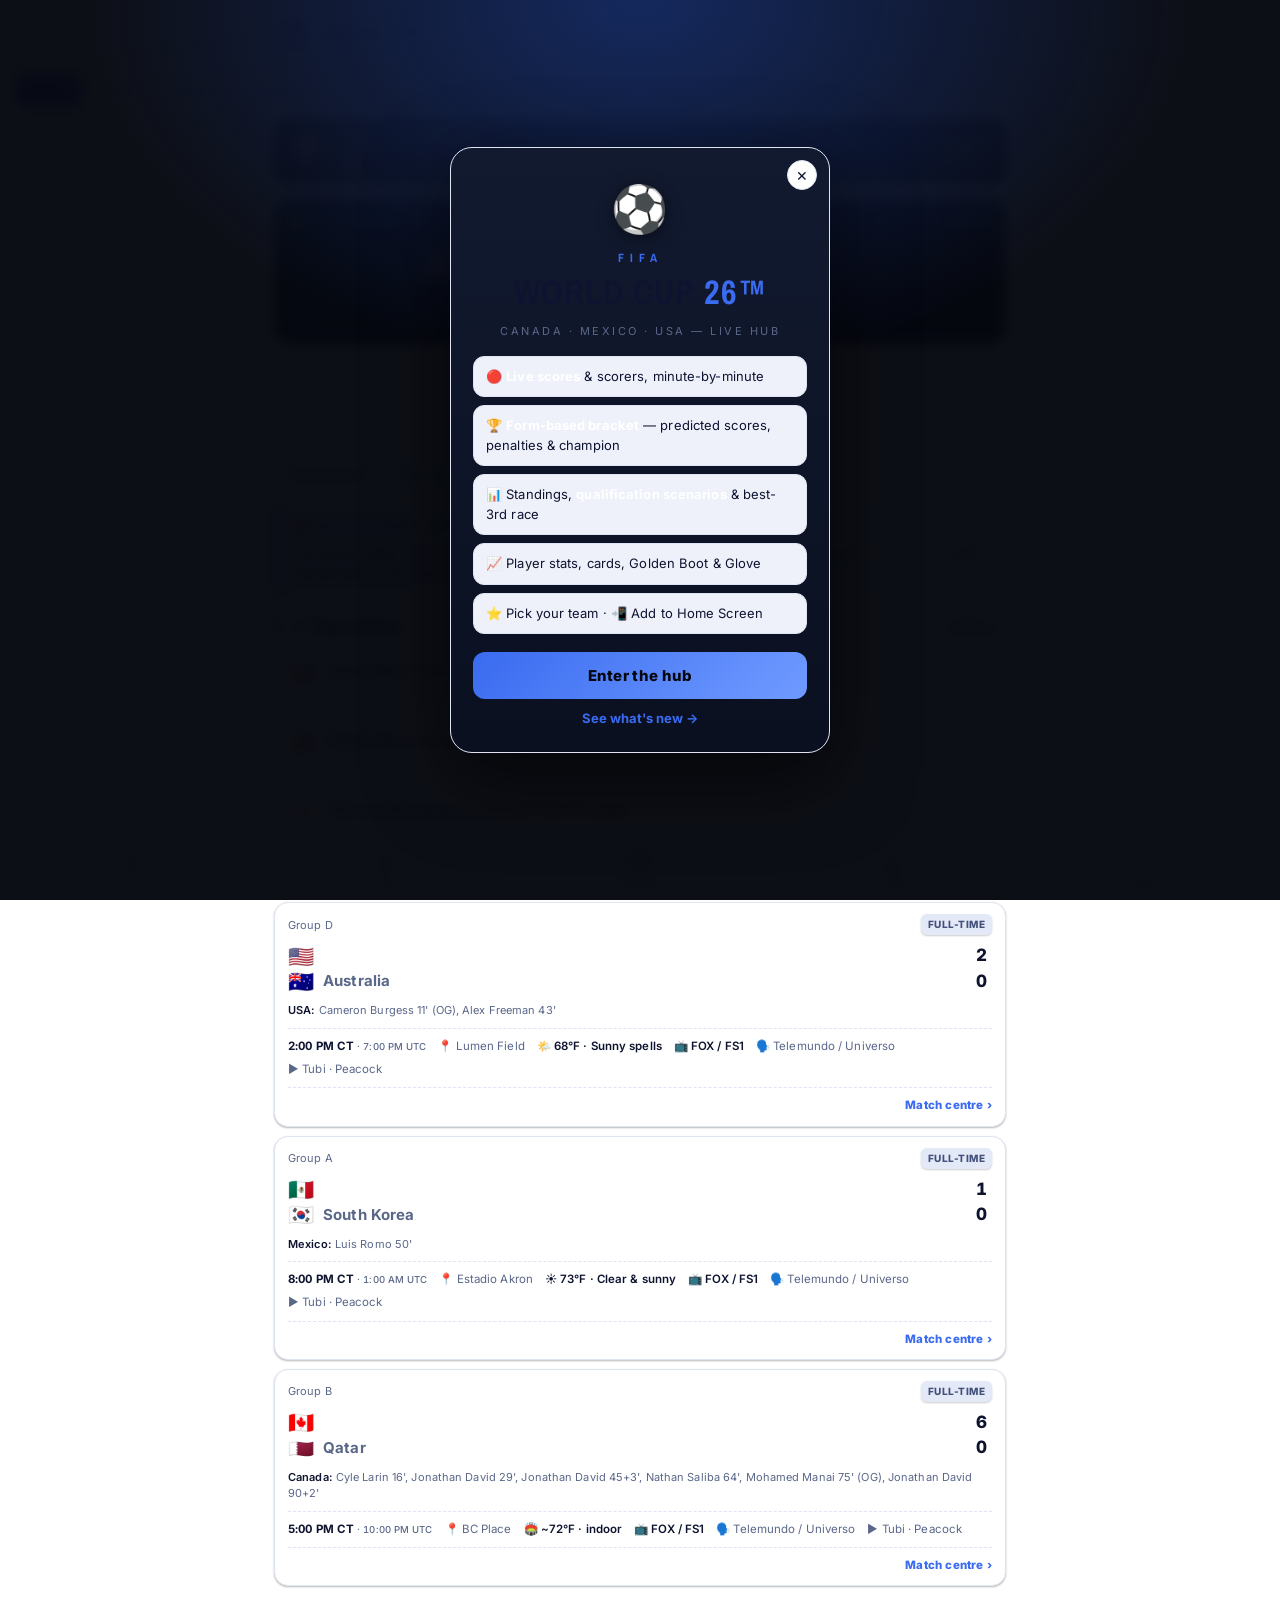
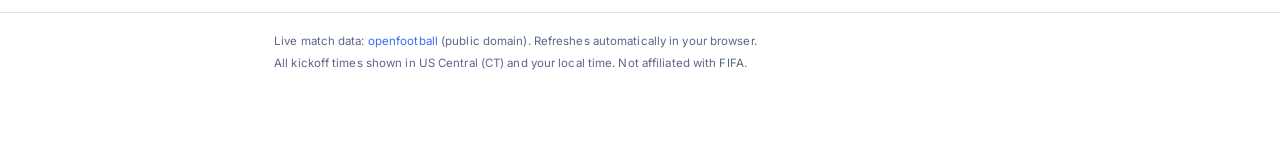
<file: index.html>
<!DOCTYPE html>
<html lang="en">
<head>
<meta charset="utf-8" />
<meta name="viewport" content="width=device-width, initial-scale=1, viewport-fit=cover" />
<meta name="theme-color" content="#05070e" media="(prefers-color-scheme: dark)" />
<meta name="theme-color" content="#ffffff" media="(prefers-color-scheme: light)" />
<meta name="color-scheme" content="dark light" />
<meta name="description" content="FIFA World Cup 26™ Live Hub — live scores, form-based predictions, full bracket, group standings, stats, Golden Boot & Glove for the Canada · Mexico · USA tournament." />
<!-- iOS native web-app behaviour -->
<meta name="apple-mobile-web-app-capable" content="yes" />
<meta name="mobile-web-app-capable" content="yes" />
<meta name="apple-mobile-web-app-status-bar-style" content="black-translucent" />
<meta name="apple-mobile-web-app-title" content="WC 26" />
<meta name="format-detection" content="telephone=no" />
<title>FIFA World Cup 26™ — Live Hub</title>
<link rel="icon" href="data:image/svg+xml,%3Csvg xmlns='http://www.w3.org/2000/svg' viewBox='0 0 100 100'%3E%3Ctext y='.9em' font-size='90'%3E%E2%9A%BD%3C/text%3E%3C/svg%3E" />
<link rel="apple-touch-icon" href="icon.svg" />
<link rel="manifest" href="manifest.webmanifest" />
<link rel="preconnect" href="https://fonts.googleapis.com" />
<link rel="preconnect" href="https://fonts.gstatic.com" crossorigin />
<link href="https://fonts.googleapis.com/css2?family=Archivo:wght@500;600;700;800&family=Archivo+Narrow:wght@600;700;800&family=Inter:wght@400;500;600;700&display=swap" rel="stylesheet" />
<link rel="stylesheet" href="assets/styles.css" />
</head>
<body>
<div id="ptr" class="ptr" aria-hidden="true"><span class="ptr-spin"></span></div>
<header class="app-header">
  <div class="wrap header-inner">
    <div class="brand">
      <span class="brand-ball">⚽</span>
      <div class="brand-text">
        <span class="brand-eyebrow">FIFA</span>
        <h1>WORLD CUP <span>26™</span></h1>
        <p>Canada · Mexico · USA</p>
      </div>
    </div>
    <div class="header-right">
      <button class="fav-btn" id="favBtn" title="Choose your favourite team">⭐ <span id="favBtnLabel">Team</span></button>
      <div class="live-pill" id="livePill" title="Data freshness">
        <span class="dot"></span><span id="liveLabel">Loading…</span>
      </div>
    </div>
  </div>
</header>

<div class="fav-sheet" id="favSheet" hidden>
  <div class="fav-panel">
    <div class="fav-head"><h3>Choose your team</h3><button id="favClose" class="fav-x">✕</button></div>
    <input id="favSearch" type="search" placeholder="Search 48 nations…" />
    <div class="fav-list" id="favList"></div>
  </div>
</div>

<nav class="tabs" id="tabs">
  <button class="tab is-active" data-view="today">Today</button>
  <button class="tab" data-view="live">Live</button>
  <button class="tab" data-view="news">News</button>
  <button class="tab" data-view="schedule">Schedule</button>
  <button class="tab" data-view="groups">Groups</button>
  <button class="tab" data-view="bracket">Bracket</button>
  <button class="tab" data-view="teams">Teams</button>
  <button class="tab" data-view="stats">Players</button>
  <button class="tab" data-view="awards">Boot &amp; Glove</button>
  <button class="tab" data-view="venues">Venues</button>
  <button class="tab" data-view="predictions">Odds</button>
</nav>

<main class="wrap" id="main">
  <div id="view" class="view"></div>
</main>

<nav class="bottom-nav" id="bottomNav">
  <button class="navbtn on" data-view="today">
    <svg viewBox="0 0 24 24" aria-hidden="true"><path d="M3 11l9-8 9 8M5 9v11h5v-6h4v6h5V9"/></svg><span>Home</span>
  </button>
  <button class="navbtn" data-view="live">
    <svg viewBox="0 0 24 24" aria-hidden="true"><circle cx="12" cy="12" r="9"/><path d="M12 8v4l3 2"/></svg><span>Live</span>
  </button>
  <button class="navbtn" data-view="schedule">
    <svg viewBox="0 0 24 24" aria-hidden="true"><rect x="3" y="4" width="18" height="17" rx="2"/><path d="M3 9h18M8 2v4M16 2v4"/></svg><span>Matches</span>
  </button>
  <button class="navbtn" data-view="stats">
    <svg viewBox="0 0 24 24" aria-hidden="true"><path d="M4 20V10M10 20V4M16 20v-7M22 20H2"/></svg><span>Stats</span>
  </button>
  <button class="navbtn" id="moreBtn">
    <svg viewBox="0 0 24 24" aria-hidden="true"><circle cx="5" cy="12" r="1.6"/><circle cx="12" cy="12" r="1.6"/><circle cx="19" cy="12" r="1.6"/></svg><span>More</span>
  </button>
</nav>

<div class="fav-sheet" id="moreSheet" hidden>
  <div class="fav-panel">
    <div class="fav-head"><h3>All sections</h3><button id="moreClose" class="fav-x">✕</button></div>
    <div class="more-list" id="moreList"></div>
  </div>
</div>

<footer class="app-footer">
  <div class="wrap">
    <p>Live match data: <a href="https://github.com/openfootball/worldcup.json" target="_blank" rel="noopener">openfootball</a> (public domain). Refreshes automatically in your browser.</p>
    <p>All kickoff times shown in US Central (CT) and your local time. Not affiliated with FIFA.</p>
  </div>
</footer>

<div id="toast" class="toast" hidden></div>

<div class="launch" id="launch" hidden>
  <div class="launch-card">
    <button class="fav-x launch-x" id="launchClose" aria-label="Close">✕</button>
    <div class="launch-mark">⚽</div>
    <span class="launch-eyebrow">FIFA</span>
    <h2 class="launch-title">WORLD CUP <span>26™</span></h2>
    <p class="launch-sub">Canada · Mexico · USA — Live Hub</p>
    <ul class="launch-list">
      <li>🔴 <b>Live scores</b> &amp; scorers, minute-by-minute</li>
      <li>🏆 <b>Form-based bracket</b> — predicted scores, penalties &amp; champion</li>
      <li>📊 Standings, <b>qualification scenarios</b> &amp; best-3rd race</li>
      <li>📈 Player stats, cards, Golden Boot &amp; Glove</li>
      <li>⭐ Pick your team · 📲 Add to Home Screen</li>
    </ul>
    <button class="launch-enter" id="launchEnter">Enter the hub</button>
    <button class="launch-more" id="launchMore">See what's new →</button>
  </div>
</div>

<script src="assets/app.js"></script>
<script>
  /* Register the service worker. Network-first shell + auto-reload means the
     Home Screen (installed) app updates itself to the latest deploy. */
  if ('serviceWorker' in navigator && location.protocol.startsWith('http')) {
    window.addEventListener('load', () => {
      navigator.serviceWorker.register('sw.js').then(reg => {
        // Check for a new version each launch and when returning to the app.
        reg.update();
        document.addEventListener('visibilitychange', () => { if (!document.hidden) reg.update(); });
        reg.addEventListener('updatefound', () => {
          const nw = reg.installing;
          if (nw) nw.addEventListener('statechange', () => {
            if (nw.state === 'installed' && navigator.serviceWorker.controller) nw.postMessage('skipWaiting');
          });
        });
      }).catch(() => {});
      let reloaded = false;
      navigator.serviceWorker.addEventListener('controllerchange', () => {
        if (reloaded) return; reloaded = true; location.reload();
      });
    });
  }
</script>
</body>
</html>
</file>
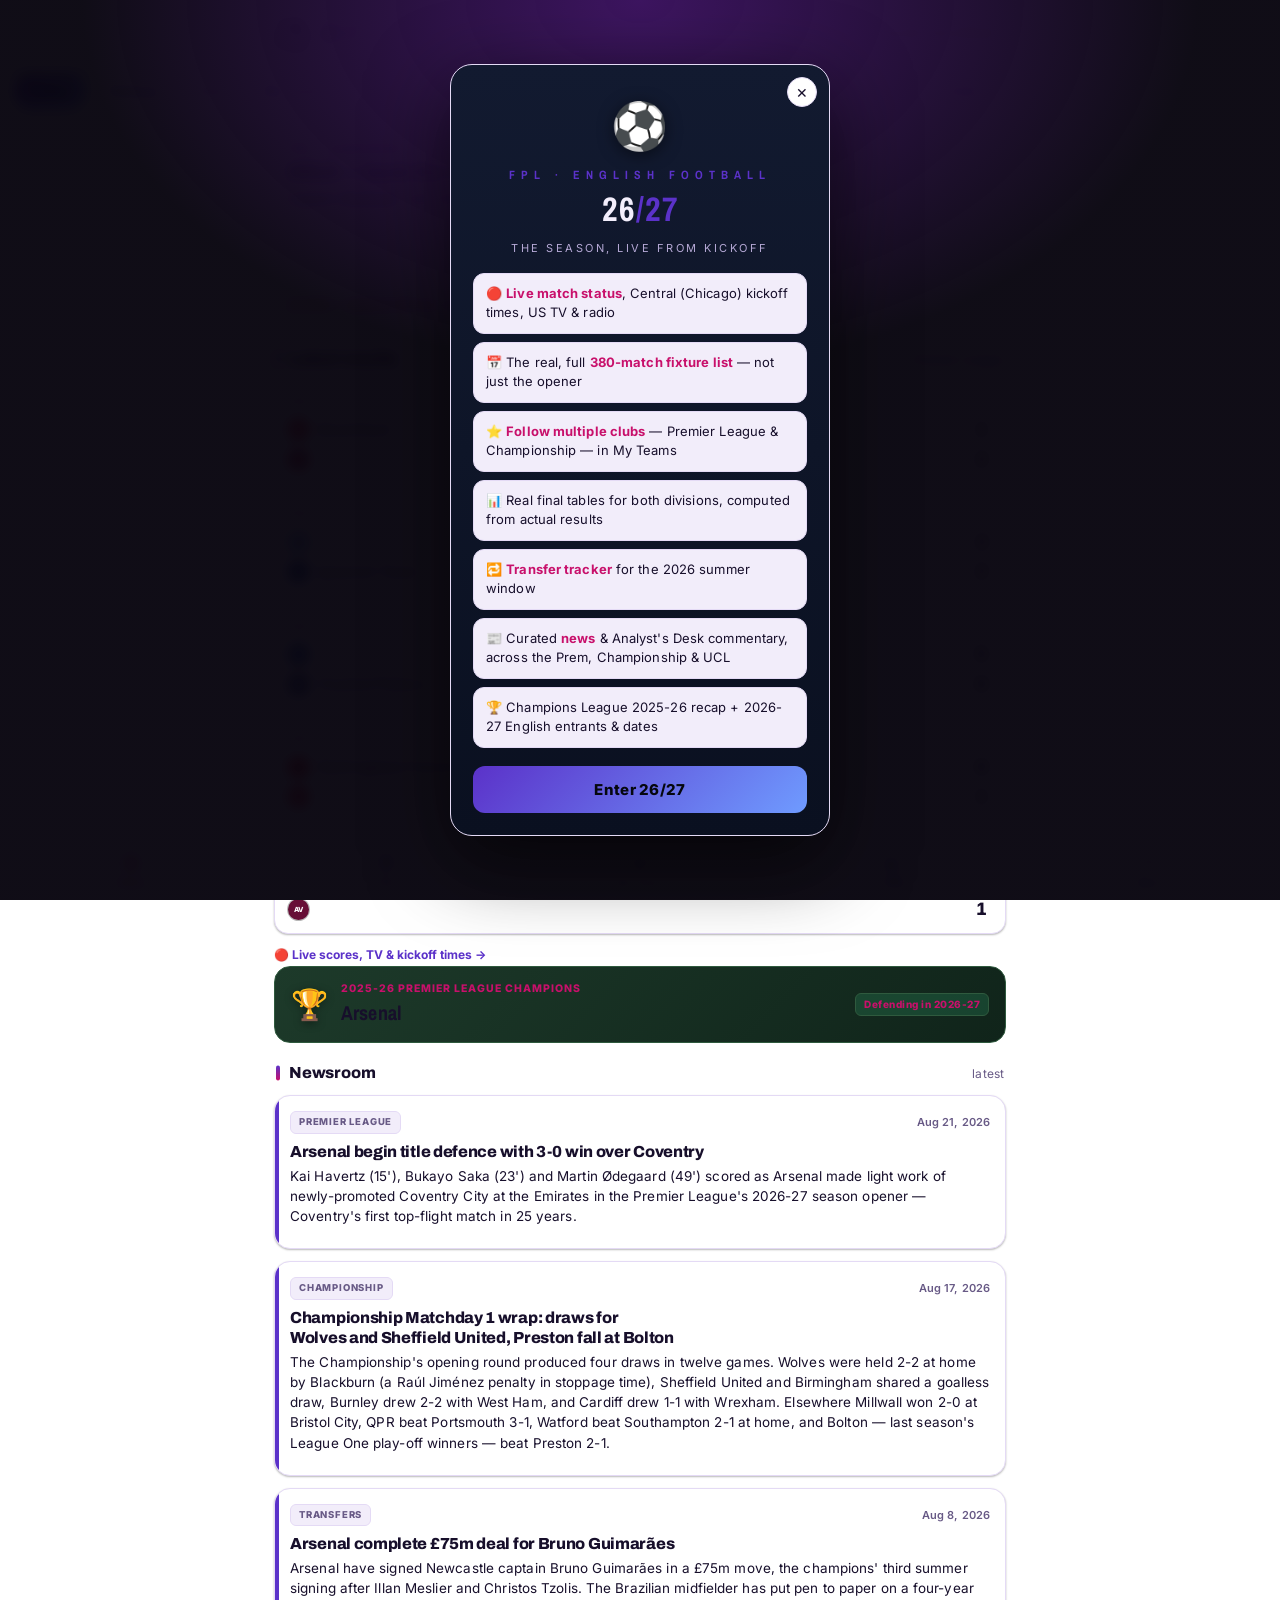
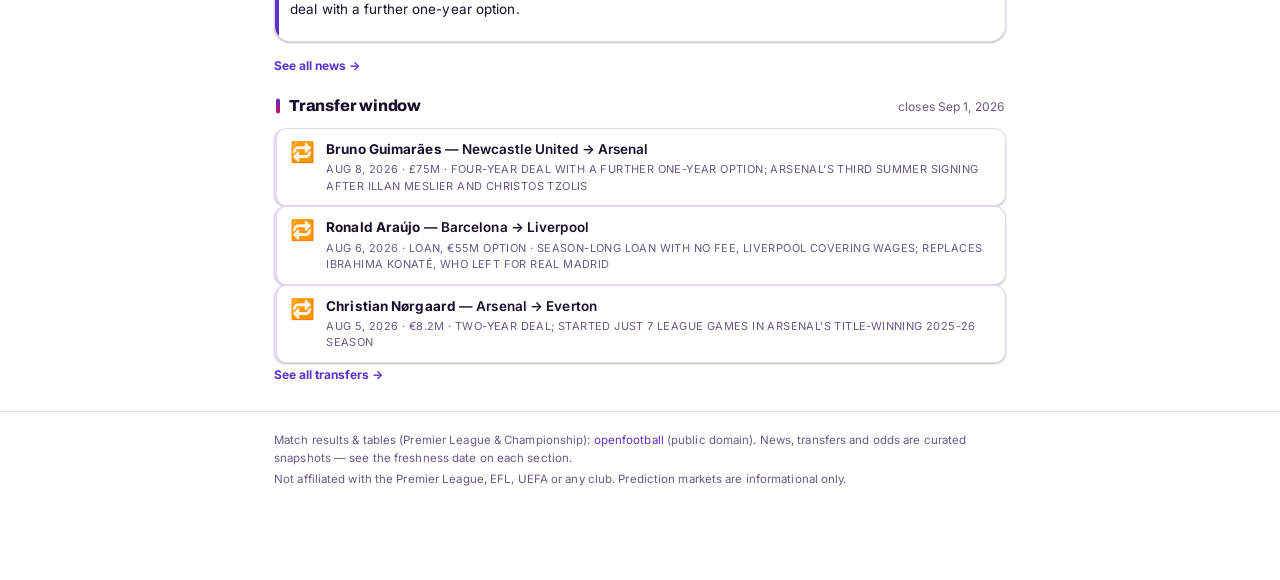
<file: football-hub/index.html>
<!DOCTYPE html>
<html lang="en">
<head>
<meta charset="utf-8" />
<meta name="viewport" content="width=device-width, initial-scale=1, viewport-fit=cover" />
<meta name="theme-color" content="#0a0713" media="(prefers-color-scheme: dark)" />
<meta name="theme-color" content="#f8f5fc" media="(prefers-color-scheme: light)" />
<meta name="color-scheme" content="dark light" />
<meta name="description" content="English Football Season 26/27 — one-stop live hub for the new season across the Premier League, Championship and UEFA Champions League: table, the real full fixture list, favourite-club tracking, live scores, news, transfers, and prediction markets." />
<meta name="apple-mobile-web-app-capable" content="yes" />
<meta name="mobile-web-app-capable" content="yes" />
<meta name="apple-mobile-web-app-status-bar-style" content="black-translucent" />
<meta name="apple-mobile-web-app-title" content="FPL" />
<meta name="format-detection" content="telephone=no" />
<title>FPL — English Football 26/27</title>
<link rel="icon" href="data:image/svg+xml,%3Csvg xmlns='http://www.w3.org/2000/svg' viewBox='0 0 100 100'%3E%3Ctext y='.9em' font-size='90'%3E%E2%9A%BD%3C/text%3E%3C/svg%3E" />
<link rel="apple-touch-icon" href="icon.svg" />
<link rel="manifest" href="manifest.webmanifest" />
<link rel="preconnect" href="https://fonts.googleapis.com" />
<link rel="preconnect" href="https://fonts.gstatic.com" crossorigin />
<link href="https://fonts.googleapis.com/css2?family=Archivo:wght@500;600;700;800&family=Archivo+Narrow:wght@600;700;800&family=Inter:wght@400;500;600;700&display=swap" rel="stylesheet" />
<link rel="stylesheet" href="assets/styles.css" />
</head>
<body>
<div id="ptr" class="ptr" aria-hidden="true"><span class="ptr-spin"></span></div>
<header class="app-header">
  <div class="wrap header-inner">
    <div class="brand">
      <span class="brand-ball">⚽</span>
      <div class="brand-text">
        <span class="brand-eyebrow">English Football</span>
        <h1>26<span>/27</span></h1>
        <p>Prem · Championship · UCL</p>
      </div>
    </div>
    <div class="header-right">
      <button class="fav-btn" id="favBtn" title="Choose your club">⭐ <span id="favBtnLabel">Club</span></button>
      <div class="live-pill" id="livePill" title="Data freshness">
        <span class="dot"></span><span id="liveLabel">Loading…</span>
      </div>
    </div>
  </div>
</header>

<div class="fav-sheet" id="favSheet" hidden>
  <div class="fav-panel">
    <div class="fav-head"><h3>Choose your clubs</h3><button id="favClose" class="fav-x">✕</button></div>
    <input id="favSearch" type="search" placeholder="Search 44 clubs — Premier League &amp; Championship…" />
    <div class="fav-list" id="favList"></div>
  </div>
</div>

<div class="fav-sheet" id="mcSheet" hidden>
  <div class="fav-panel mc-panel">
    <div class="fav-head"><h3 id="mcTitle">Match centre</h3><button id="mcClose" class="fav-x">✕</button></div>
    <div id="mcBody"></div>
  </div>
</div>

<nav class="tabs" id="tabs">
  <button class="tab is-active" data-view="today">Today</button>
  <button class="tab" data-view="fantasy">Fantasy</button>
  <button class="tab" data-view="live">Live</button>
  <button class="tab" data-view="myteams">My Teams</button>
  <button class="tab" data-view="news">News</button>
  <button class="tab" data-view="transfers">Transfers</button>
  <button class="tab" data-view="table">Table</button>
  <button class="tab" data-view="fixtures">Fixtures</button>
  <button class="tab" data-view="teams">Teams</button>
  <button class="tab" data-view="ucl">Champions League</button>
  <button class="tab" data-view="odds">Odds</button>
</nav>

<main class="wrap" id="main">
  <div id="view" class="view"></div>
</main>

<nav class="bottom-nav" id="bottomNav">
  <button class="navbtn on" data-view="today">
    <svg viewBox="0 0 24 24" aria-hidden="true"><path d="M3 11l9-8 9 8M5 9v11h5v-6h4v6h5V9"/></svg><span>Home</span>
  </button>
  <button class="navbtn" data-view="live">
    <svg viewBox="0 0 24 24" aria-hidden="true"><circle cx="12" cy="12" r="9"/><path d="M12 8v4l3 2"/></svg><span>Live</span>
  </button>
  <button class="navbtn" data-view="myteams">
    <svg viewBox="0 0 24 24" aria-hidden="true"><path d="M12 17.3l-5.5 3 1.5-6L3 10l6.2-.5L12 4l2.8 5.5L21 10l-5 4.3 1.5 6z"/></svg><span>My Teams</span>
  </button>
  <button class="navbtn" data-view="odds">
    <svg viewBox="0 0 24 24" aria-hidden="true"><path d="M3 3v18h18M7 15l4-5 3 3 5-7"/></svg><span>Odds</span>
  </button>
  <button class="navbtn" id="moreBtn">
    <svg viewBox="0 0 24 24" aria-hidden="true"><circle cx="5" cy="12" r="1.6"/><circle cx="12" cy="12" r="1.6"/><circle cx="19" cy="12" r="1.6"/></svg><span>More</span>
  </button>
</nav>

<div class="fav-sheet" id="moreSheet" hidden>
  <div class="fav-panel">
    <div class="fav-head"><h3>All sections</h3><button id="moreClose" class="fav-x">✕</button></div>
    <div class="more-list" id="moreList"></div>
  </div>
</div>

<footer class="app-footer">
  <div class="wrap">
    <p>Match results &amp; tables (Premier League &amp; Championship): <a href="https://github.com/openfootball/football.json" target="_blank" rel="noopener">openfootball</a> (public domain). News, transfers and odds are curated snapshots — see the freshness date on each section.</p>
    <p>Not affiliated with the Premier League, EFL, UEFA or any club. Prediction markets are informational only.</p>
  </div>
</footer>

<div id="toast" class="toast" hidden></div>

<div class="launch" id="launch" hidden>
  <div class="launch-card">
    <button class="fav-x launch-x" id="launchClose" aria-label="Close">✕</button>
    <div class="launch-mark">⚽</div>
    <span class="launch-eyebrow">FPL · English Football</span>
    <h2 class="launch-title">26<span>/27</span></h2>
    <p class="launch-sub">The season, live from kickoff</p>
    <ul class="launch-list">
      <li>🔴 <b>Live match status</b>, Central (Chicago) kickoff times, US TV &amp; radio</li>
      <li>📅 The real, full <b>380-match fixture list</b> — not just the opener</li>
      <li>⭐ <b>Follow multiple clubs</b> — Premier League &amp; Championship — in My Teams</li>
      <li>📊 Real final tables for both divisions, computed from actual results</li>
      <li>🔁 <b>Transfer tracker</b> for the 2026 summer window</li>
      <li>📰 Curated <b>news</b> &amp; Analyst's Desk commentary, across the Prem, Championship &amp; UCL</li>
      <li>🏆 Champions League 2025-26 recap + 2026-27 English entrants &amp; dates</li>
    </ul>
    <button class="launch-enter" id="launchEnter">Enter 26/27</button>
  </div>
</div>

<script src="assets/app.js"></script>
<script>
  if ('serviceWorker' in navigator && location.protocol.startsWith('http')) {
    window.addEventListener('load', () => {
      navigator.serviceWorker.register('sw.js').then(reg => {
        reg.update();
        document.addEventListener('visibilitychange', () => { if (!document.hidden) reg.update(); });
        reg.addEventListener('updatefound', () => {
          const nw = reg.installing;
          if (nw) nw.addEventListener('statechange', () => {
            if (nw.state === 'installed' && navigator.serviceWorker.controller) nw.postMessage('skipWaiting');
          });
        });
      }).catch(() => {});
      let reloaded = false;
      navigator.serviceWorker.addEventListener('controllerchange', () => {
        if (reloaded) return; reloaded = true; location.reload();
      });
    });
  }
</script>
</body>
</html>
</file>
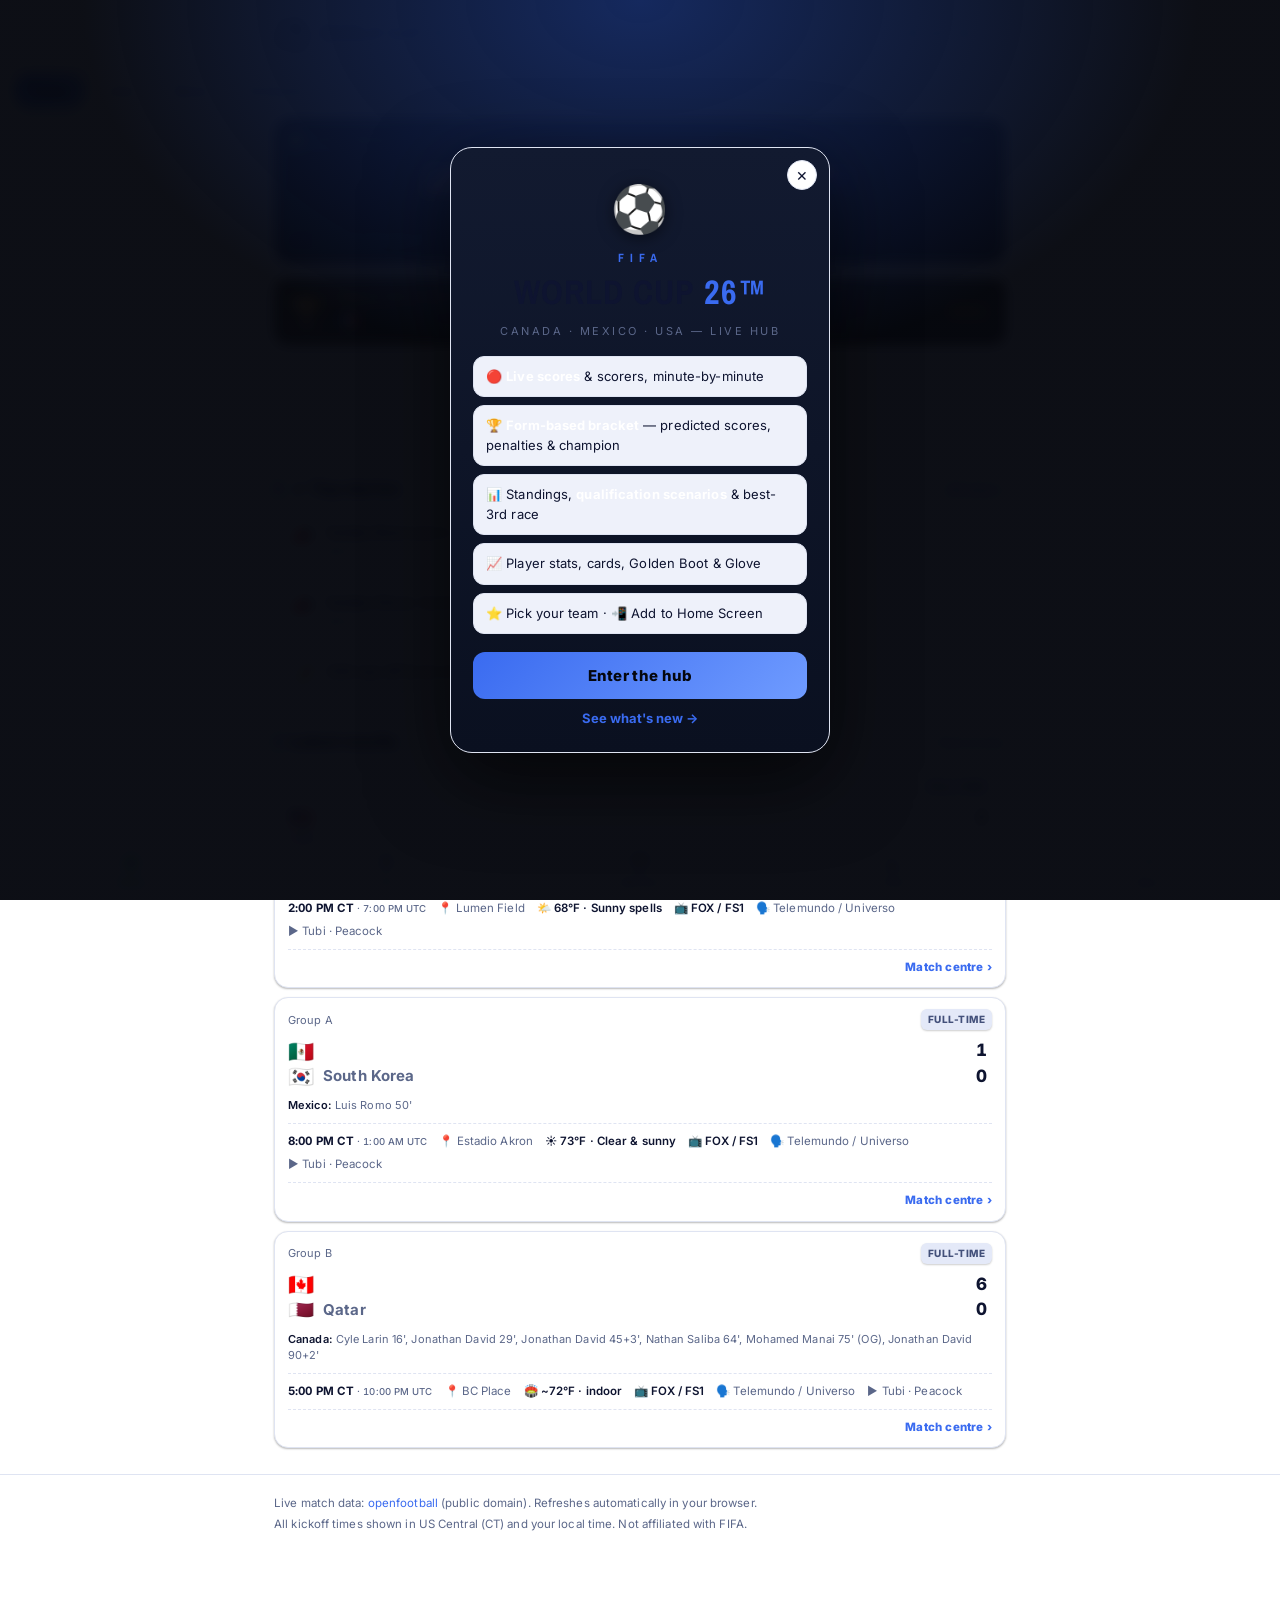
<file: worldcup2026-standalone.html>
<!DOCTYPE html>
<html lang="en">
<head>
<meta charset="utf-8" />
<meta name="viewport" content="width=device-width, initial-scale=1, viewport-fit=cover" />
<meta name="theme-color" content="#05070e" media="(prefers-color-scheme: dark)" />
<meta name="theme-color" content="#ffffff" media="(prefers-color-scheme: light)" />
<meta name="color-scheme" content="dark light" />
<meta name="description" content="FIFA World Cup 26™ Live Hub — live scores, form-based predictions, full bracket, group standings, stats, Golden Boot & Glove for the Canada · Mexico · USA tournament." />
<!-- iOS native web-app behaviour -->
<meta name="apple-mobile-web-app-capable" content="yes" />
<meta name="mobile-web-app-capable" content="yes" />
<meta name="apple-mobile-web-app-status-bar-style" content="black-translucent" />
<meta name="apple-mobile-web-app-title" content="WC 26" />
<meta name="format-detection" content="telephone=no" />
<title>FIFA World Cup 26™ — Live Hub</title>
<link rel="icon" href="data:image/svg+xml,%3Csvg xmlns='http://www.w3.org/2000/svg' viewBox='0 0 100 100'%3E%3Ctext y='.9em' font-size='90'%3E%E2%9A%BD%3C/text%3E%3C/svg%3E" />


<link rel="preconnect" href="https://fonts.googleapis.com" />
<link rel="preconnect" href="https://fonts.gstatic.com" crossorigin />
<link href="https://fonts.googleapis.com/css2?family=Archivo:wght@500;600;700;800&family=Archivo+Narrow:wght@600;700;800&family=Inter:wght@400;500;600;700&display=swap" rel="stylesheet" />
<style>
:root{
  --bg:#070b16; --bg2:#0d1426; --card:#121a30; --card2:#1b2540;
  --ink:#eef2fb; --muted:#94a1bd; --line:#273350;
  --accent:#3ddc97; --accent2:#3e7bfa; --warn:#ffb547; --live:#ff4d62;
  --gold:#ffd166; --radius:16px;
  --maxw:760px;
}
*{box-sizing:border-box}
html,body{margin:0;padding:0}
body{
  background:radial-gradient(1200px 640px at 50% -12%, #15295e 0%, #060912 58%) fixed;
  color:var(--ink);
  font:15px/1.5 -apple-system,BlinkMacSystemFont,"Segoe UI",Roboto,Helvetica,Arial,sans-serif;
  -webkit-font-smoothing:antialiased; padding-bottom:60px;
}
a{color:var(--accent2);text-decoration:none}
.wrap{max-width:var(--maxw);margin:0 auto;padding:0 14px}

/* Header */
.app-header{position:sticky;top:0;z-index:30;background:rgba(11,16,32,.82);backdrop-filter:blur(12px);border-bottom:1px solid var(--line)}
.header-inner{display:flex;align-items:center;justify-content:space-between;padding-top:10px;padding-bottom:10px}
.brand{display:flex;align-items:center;gap:10px}
.brand-ball{font-size:30px;filter:drop-shadow(0 2px 4px rgba(0,0,0,.4))}
.brand-text h1{margin:0;font-size:19px;letter-spacing:.3px;font-weight:800}
.brand-text h1 span{color:var(--accent)}
.brand-text p{margin:0;font-size:11px;color:var(--muted);text-transform:uppercase;letter-spacing:1.5px}
.live-pill{display:flex;align-items:center;gap:7px;font-size:12px;font-weight:700;background:var(--card);border:1px solid var(--line);padding:6px 11px;border-radius:999px;color:var(--muted)}
.live-pill .dot{width:8px;height:8px;border-radius:50%;background:var(--muted)}
.live-pill.ok .dot{background:var(--accent);box-shadow:0 0 0 0 rgba(61,220,151,.7);animation:pulse 2s infinite}
.live-pill.ok{color:var(--accent)}
.live-pill.warn .dot{background:var(--warn)} .live-pill.warn{color:var(--warn)}
@keyframes pulse{0%{box-shadow:0 0 0 0 rgba(61,220,151,.6)}70%{box-shadow:0 0 0 7px rgba(61,220,151,0)}100%{box-shadow:0 0 0 0 rgba(61,220,151,0)}}

/* Tabs */
.tabs{position:sticky;top:54px;z-index:20;background:rgba(11,16,32,.9);backdrop-filter:blur(10px);display:flex;gap:6px;overflow-x:auto;padding:8px 14px;border-bottom:1px solid var(--line);-webkit-overflow-scrolling:touch;scrollbar-width:none}
.tabs::-webkit-scrollbar{display:none}
.tab{flex:0 0 auto;background:var(--card);color:var(--muted);border:1px solid var(--line);padding:8px 15px;border-radius:999px;font-size:13px;font-weight:700;cursor:pointer;white-space:nowrap;transition:.15s}
.tab.is-active{background:linear-gradient(135deg,var(--accent2),#7aa2ff);color:#08122e;border-color:transparent}

main{padding-top:16px}
.view{animation:fade .25s ease}
@keyframes fade{from{opacity:0;transform:translateY(4px)}to{opacity:1;transform:none}}

/* Section heads */
.sec-title{display:flex;align-items:baseline;justify-content:space-between;margin:18px 2px 10px}
.sec-title h2{margin:0;font-size:16px;font-weight:800}
.sec-title .meta{font-size:12px;color:var(--muted)}
.subtle{color:var(--muted);font-size:12.5px}

/* Match card */
.match{display:block;background:var(--card);border:1px solid var(--line);border-radius:14px;padding:11px 13px;margin-bottom:9px}
.match .top{display:flex;justify-content:space-between;align-items:center;font-size:11px;color:var(--muted);margin-bottom:8px;gap:8px}
.match .rows{display:grid;grid-template-columns:1fr auto;gap:4px 10px;align-items:center}
.team{display:flex;align-items:center;gap:9px;min-width:0}
.team .flag{font-size:21px;line-height:1;flex:0 0 auto}
.team .name{font-weight:700;white-space:nowrap;overflow:hidden;text-overflow:ellipsis}
.team.win .name{color:#fff}
.team.loss .name{color:var(--muted)}
.score{font-variant-numeric:tabular-nums;font-weight:800;font-size:17px;min-width:20px;text-align:center}
.score.dim{color:var(--muted);font-weight:700}
.badge{font-size:10px;font-weight:800;letter-spacing:.5px;padding:3px 7px;border-radius:6px;text-transform:uppercase}
.badge.ft{background:#22305c;color:#aebbe6}
.badge.live{background:var(--live);color:#fff;animation:blink 1.4s infinite}
.badge.soon{background:#243a2f;color:var(--accent)}
.badge.sched{background:#222b4d;color:var(--muted)}
@keyframes blink{50%{opacity:.55}}
.match .foot{display:flex;flex-wrap:wrap;gap:6px 12px;margin-top:9px;padding-top:9px;border-top:1px dashed var(--line);font-size:11.5px;color:var(--muted)}
.match .foot .tv{color:var(--ink);font-weight:600}
.kick{font-variant-numeric:tabular-nums;font-weight:700;color:var(--ink)}
.kick small{color:var(--muted);font-weight:500}
.scorers{margin-top:8px;font-size:11px;color:var(--muted);display:flex;flex-wrap:wrap;gap:2px 14px}
.scorers b{color:var(--ink);font-weight:600}

/* Filters */
.filters{display:flex;gap:8px;flex-wrap:wrap;margin-bottom:6px;position:sticky;top:104px;z-index:10;padding:8px 0;background:linear-gradient(var(--bg),rgba(11,16,32,.0))}
.filters input,.filters select{background:var(--card);border:1px solid var(--line);color:var(--ink);border-radius:10px;padding:9px 11px;font-size:13px;font-weight:600;min-width:0}
.filters input{flex:1}
.daygroup{margin-bottom:6px}
.daygroup .dayhead{position:sticky;top:150px;z-index:5;font-size:12px;font-weight:800;letter-spacing:.5px;text-transform:uppercase;color:var(--accent);background:var(--bg);padding:10px 2px 6px}

/* Group/standings */
.grid{display:grid;grid-template-columns:1fr;gap:12px}
@media(min-width:560px){.grid.two{grid-template-columns:1fr 1fr}}
.gcard{background:var(--card);border:1px solid var(--line);border-radius:14px;overflow:hidden}
.gcard h3{margin:0;padding:11px 13px;font-size:14px;background:var(--card2);border-bottom:1px solid var(--line);display:flex;justify-content:space-between}
.gcard h3 .tag{color:var(--muted);font-weight:600;font-size:11px}
table.stand{width:100%;border-collapse:collapse;font-size:12.5px}
table.stand th,table.stand td{padding:7px 8px;text-align:center}
table.stand th{color:var(--muted);font-weight:700;font-size:10.5px;text-transform:uppercase;letter-spacing:.4px;border-bottom:1px solid var(--line)}
table.stand td.t{text-align:left;font-weight:700}
table.stand td.t .flag{margin-right:7px}
table.stand tr.qual td.pos{color:var(--accent);font-weight:800}
table.stand tr td.pos{color:var(--muted);font-weight:700}
table.stand td.pts{font-weight:800;color:#fff}
table.stand tbody tr+tr td{border-top:1px solid rgba(38,49,90,.5)}

/* Teams */
.tgrid{display:grid;grid-template-columns:repeat(auto-fill,minmax(150px,1fr));gap:9px}
.tcard{background:var(--card);border:1px solid var(--line);border-radius:12px;padding:11px 12px;display:flex;align-items:center;gap:10px}
.tcard .flag{font-size:26px}
.tcard .nm{font-weight:700;font-size:13.5px;line-height:1.2}
.tcard .gp{font-size:11px;color:var(--muted)}

/* Venues */
.vcard{background:var(--card);border:1px solid var(--line);border-radius:14px;padding:13px;margin-bottom:10px}
.vcard .vh{display:flex;justify-content:space-between;align-items:flex-start;gap:10px}
.vcard h3{margin:0;font-size:15px}
.vcard .city{color:var(--muted);font-size:12.5px;margin-top:2px}
.vcard .cc{font-size:22px}
.vmeta{display:flex;flex-wrap:wrap;gap:6px;margin-top:10px}
.chip{font-size:11px;font-weight:700;background:var(--card2);border:1px solid var(--line);color:var(--muted);padding:4px 9px;border-radius:999px}
.chip.hot{color:var(--gold);border-color:#5a4a1e}
.chip.acc{color:var(--accent)}

/* Predictions */
.banner{background:linear-gradient(135deg,#1b2a52,#162043);border:1px solid var(--line);border-radius:14px;padding:14px;margin-bottom:14px;font-size:13px;color:var(--muted)}
.banner b{color:var(--ink)}
.odds-row{display:flex;align-items:center;gap:11px;background:var(--card);border:1px solid var(--line);border-radius:12px;padding:10px 12px;margin-bottom:8px}
.odds-row .rank{font-weight:800;color:var(--muted);width:20px;text-align:center;font-variant-numeric:tabular-nums}
.odds-row .flag{font-size:22px}
.odds-row .nm{font-weight:700;flex:1}
.odds-row .bar{flex:1.4;height:8px;background:#0d1430;border-radius:999px;overflow:hidden;max-width:160px}
.odds-row .bar i{display:block;height:100%;background:linear-gradient(90deg,var(--accent2),var(--accent));border-radius:999px}
.odds-row .pct{font-weight:800;font-variant-numeric:tabular-nums;width:48px;text-align:right}
.btnrow{display:flex;gap:10px;margin:14px 0}
.btn{flex:1;text-align:center;background:linear-gradient(135deg,var(--accent2),#7aa2ff);color:#08122e;font-weight:800;padding:12px;border-radius:12px}
.btn.alt{background:var(--card);color:var(--ink);border:1px solid var(--line)}

/* News & commentary */
.news{display:flex;flex-direction:column;gap:8px}
.news-item{display:flex;gap:11px;align-items:flex-start;background:var(--card);border:1px solid var(--line);border-left:3px solid var(--accent);border-radius:12px;padding:11px 13px}
.news-item .ni-ic{font-size:20px;line-height:1.2;flex:0 0 auto}
.news-item .ni-text{font-weight:600;font-size:13.5px;line-height:1.35}
.news-item .ni-meta{font-size:11px;color:var(--muted);margin-top:3px;text-transform:uppercase;letter-spacing:.4px}

/* Clickable news teasers */
.news-link{width:100%;text-align:left;cursor:pointer;font:inherit;color:inherit}
.news-link:active{transform:scale(.995)}
.meta-link{background:none;border:0;color:var(--accent2);font-size:12px;font-weight:700;cursor:pointer;padding:0}

.empty{text-align:center;color:var(--muted);padding:40px 10px;font-size:13.5px}
.app-footer{margin-top:26px;border-top:1px solid var(--line);padding:16px 0;color:var(--muted);font-size:11.5px}
.app-footer p{margin:4px 0}
.hint{font-size:11.5px;color:var(--muted);margin:2px 2px 12px}

/* =====================================================================
   MODERN / iOS ADDITIONS
   ===================================================================== */
*{ -webkit-tap-highlight-color:transparent }
body{ padding-bottom:calc(72px + env(safe-area-inset-bottom)); overscroll-behavior-y:none }
.wrap{ padding-left:max(14px,env(safe-area-inset-left)); padding-right:max(14px,env(safe-area-inset-right)) }
.app-header{ padding-top:env(safe-area-inset-top) }
.tabs{ top:calc(54px + env(safe-area-inset-top)) }
.filters{ top:calc(104px + env(safe-area-inset-top)) }
.daygroup .dayhead{ top:calc(150px + env(safe-area-inset-top)) }
.tab,.navbtn,.chipbtn,.cmt-chip,.btn,.fav-btn,.fav-item{ touch-action:manipulation }

/* Header right cluster + favourite button */
.header-right{display:flex;align-items:center;gap:8px}
.fav-btn{background:var(--card);border:1px solid var(--line);color:var(--muted);font-size:12px;font-weight:800;
  padding:6px 11px;border-radius:999px;cursor:pointer;display:flex;align-items:center;gap:5px;white-space:nowrap}
.fav-btn.set{color:var(--gold);border-color:#5a4a1e}
.fav-btn span{max-width:90px;overflow:hidden;text-overflow:ellipsis}

/* Favourite picker sheet */
.fav-sheet{position:fixed;inset:0;z-index:60;background:rgba(4,8,20,.6);backdrop-filter:blur(4px);
  display:flex;align-items:flex-end;justify-content:center}
.fav-sheet[hidden]{display:none}   /* author display must not override the hidden attribute */
.fav-panel{background:var(--bg2);border:1px solid var(--line);border-radius:18px 18px 0 0;width:100%;max-width:var(--maxw);
  max-height:80vh;display:flex;flex-direction:column;padding:14px;padding-bottom:calc(14px + env(safe-area-inset-bottom));animation:sheet .25s ease}
@keyframes sheet{from{transform:translateY(30px);opacity:0}to{transform:none;opacity:1}}
@media(min-width:560px){.fav-sheet{align-items:center}.fav-panel{border-radius:18px}}
.fav-head{display:flex;justify-content:space-between;align-items:center;margin-bottom:10px}
.fav-head h3{margin:0;font-size:16px}
.fav-x{background:var(--card);border:1px solid var(--line);color:var(--ink);border-radius:999px;width:30px;height:30px;cursor:pointer;font-size:14px}
#favSearch{background:var(--card);border:1px solid var(--line);color:var(--ink);border-radius:10px;padding:10px 12px;font-size:14px;margin-bottom:10px}
.fav-list{overflow-y:auto;display:grid;grid-template-columns:1fr 1fr;gap:7px;-webkit-overflow-scrolling:touch}
.fav-item{display:flex;align-items:center;gap:8px;background:var(--card);border:1px solid var(--line);color:var(--ink);
  border-radius:10px;padding:10px;font-size:13px;font-weight:700;cursor:pointer;text-align:left}
.fav-item.on{border-color:var(--accent2);background:var(--card2)}
.fav-item .flag{font-size:20px}

/* "More" menu (full section switcher from the bottom bar) */
.more-list{display:grid;grid-template-columns:1fr 1fr;gap:8px;overflow-y:auto;-webkit-overflow-scrolling:touch}
.more-item{display:flex;align-items:center;gap:11px;background:var(--card);border:1px solid var(--line);color:var(--ink);
  border-radius:12px;padding:14px 13px;font-size:14px;font-weight:700;cursor:pointer;text-align:left;transition:.15s}
.more-item.on{border-color:var(--accent2);background:var(--card2);color:var(--accent2)}
.more-item .mi-ic{font-size:20px;line-height:1}

/* iOS bottom navigation */
.bottom-nav{position:fixed;left:0;right:0;bottom:0;z-index:40;display:flex;justify-content:space-around;
  background:rgba(11,16,32,.92);backdrop-filter:blur(14px);border-top:1px solid var(--line);
  padding:6px 4px calc(6px + env(safe-area-inset-bottom))}
.navbtn{flex:1;background:none;border:0;color:var(--muted);display:flex;flex-direction:column;align-items:center;gap:3px;
  padding:6px 2px;cursor:pointer;font-size:10px;font-weight:700}
.navbtn svg{width:22px;height:22px;fill:none;stroke:currentColor;stroke-width:2;stroke-linecap:round;stroke-linejoin:round}
.navbtn.on{color:var(--accent)}
.navbtn.on svg{stroke:var(--accent)}

/* Favourite team banner / section */
.fav-wrap{margin-bottom:6px}
.fav-banner{display:flex;align-items:center;gap:14px;background:linear-gradient(135deg,#16224a,#101936);
  border:1px solid var(--line);border-left:4px solid var(--gold);border-radius:16px;padding:14px;margin-bottom:12px}
.fav-banner .fav-flag{font-size:42px;line-height:1}
.fav-banner h2{margin:0;font-size:22px;font-weight:800;letter-spacing:.3px}
.fav-banner .fav-sub{font-size:12px;color:var(--muted);text-transform:uppercase;letter-spacing:.8px;margin-top:3px;display:flex;align-items:center;gap:8px}

/* Live hero panel */
.live-hero{background:linear-gradient(135deg,#16224a,#101936);border:1px solid var(--line);border-radius:18px;padding:14px;margin-bottom:14px}
.live-hero.is-live{border-color:rgba(255,77,98,.45)}
.lh-top{display:flex;justify-content:space-between;align-items:center;font-size:11px;color:var(--muted);text-transform:uppercase;letter-spacing:.6px;margin-bottom:12px}
.lh-min{font-weight:800;color:var(--live)}
.lh-teams{display:grid;grid-template-columns:1fr auto 1fr;align-items:center;gap:10px;margin-bottom:6px}
.lh-team{display:flex;flex-direction:column;align-items:center;gap:6px;text-align:center;min-width:0}
.lh-team .flag{font-size:38px;line-height:1}
.lh-team .nm{font-weight:700;font-size:13px;white-space:nowrap;overflow:hidden;text-overflow:ellipsis;max-width:100%}
.lh-score{font-size:30px;font-weight:800;font-variant-numeric:tabular-nums;text-align:center;white-space:nowrap}
.lh-score small{display:block;font-size:10px;color:var(--muted);font-weight:700;text-transform:uppercase;letter-spacing:.5px;margin-top:2px}
.statbars{display:flex;flex-direction:column;gap:10px;margin-top:10px}
.statbar{display:grid;grid-template-columns:42px 1fr 42px;align-items:center;gap:8px;font-size:12px;font-weight:700;font-variant-numeric:tabular-nums}
.statbar .lbl{grid-column:1/4;text-align:center;color:var(--muted);font-size:10px;text-transform:uppercase;letter-spacing:.5px;margin-bottom:-5px}
.sb-track{height:8px;background:#0d1430;border-radius:999px;overflow:hidden;display:flex}
.sb-track i{height:100%}
.sb-track .a{background:linear-gradient(90deg,var(--accent2),#7aa2ff)}
.sb-track .b{background:linear-gradient(90deg,#ff7d57,var(--live))}
.match-meta{display:flex;flex-wrap:wrap;gap:6px 14px;margin-top:12px;font-size:11.5px;color:var(--muted)}

/* Countdown */
.countdown{display:flex;gap:8px;justify-content:center;margin:12px 0 2px}
.cd-box{background:var(--card2);border:1px solid var(--line);border-radius:10px;padding:8px 10px;min-width:52px;text-align:center}
.cd-box b{display:block;font-size:20px;font-weight:800;font-variant-numeric:tabular-nums}
.cd-box span{font-size:9px;color:var(--muted);text-transform:uppercase;letter-spacing:.5px}

/* Commentary picker + timeline */
.cmt-pick{display:flex;gap:8px;overflow-x:auto;padding-bottom:8px;scrollbar-width:none;margin-bottom:8px}
.cmt-pick::-webkit-scrollbar{display:none}
.cmt-chip{flex:0 0 auto;background:var(--card);border:1px solid var(--line);color:var(--ink);border-radius:12px;padding:8px 12px;font-size:14px;font-weight:700;cursor:pointer;white-space:nowrap;display:flex;gap:6px;align-items:center}
.cmt-chip.on{border-color:var(--accent2);background:var(--card2)}
.cmt-chip .ldot{width:7px;height:7px;border-radius:50%;background:var(--live);animation:blink 1.4s infinite}
.timeline{list-style:none;margin:0;padding:0}
.timeline li{display:grid;grid-template-columns:44px 1fr;gap:10px;padding:10px 0;border-bottom:1px solid rgba(38,49,90,.4)}
.tl-min{font-weight:800;color:var(--accent);font-variant-numeric:tabular-nums;font-size:12px;text-align:right;padding-top:1px}
.tl-body{font-size:13.5px;line-height:1.4}
.tl-goal .tl-body{font-weight:700}
.tl-var .tl-body{color:var(--warn)}
.tl-ft .tl-body,.tl-ht .tl-body{font-weight:700;color:#fff}
.tl-tag{display:inline-block;font-size:10px;font-weight:800;text-transform:uppercase;letter-spacing:.4px;padding:2px 6px;border-radius:6px;background:#3a2a52;color:#e0b3ff;margin-right:6px}

/* Player stat table */
.stat-controls{display:flex;gap:7px;overflow-x:auto;padding-bottom:8px;margin-bottom:8px;scrollbar-width:none}
.stat-controls::-webkit-scrollbar{display:none}
.chipbtn{flex:0 0 auto;background:var(--card);border:1px solid var(--line);color:var(--muted);padding:8px 14px;border-radius:999px;font-size:13px;font-weight:700;cursor:pointer;white-space:nowrap}
.chipbtn.on{background:linear-gradient(135deg,var(--accent2),#7aa2ff);color:#08122e;border-color:transparent}
.ptable-wrap{overflow-x:auto;border:1px solid var(--line);border-radius:14px;background:var(--card);-webkit-overflow-scrolling:touch}
table.ptable{width:100%;border-collapse:collapse;font-size:12.5px;min-width:480px}
table.ptable th,table.ptable td{padding:10px 8px;text-align:center;white-space:nowrap}
table.ptable th{position:sticky;top:0;background:var(--card2);color:var(--muted);font-size:10px;text-transform:uppercase;letter-spacing:.4px;z-index:1}
table.ptable td.pl{text-align:left;font-weight:700}
table.ptable td.tm{text-align:left;color:var(--muted)}
table.ptable td.rt{font-weight:800;color:var(--accent)}
table.ptable td.rk{color:var(--muted);font-weight:700}
table.ptable tbody tr+tr td{border-top:1px solid rgba(38,49,90,.5)}

/* Awards */
.award{background:var(--card);border:1px solid var(--line);border-radius:16px;overflow:hidden;margin-bottom:16px}
.award .ah{display:flex;align-items:center;gap:12px;padding:14px;background:var(--card2);border-bottom:1px solid var(--line)}
.award .ah .em{font-size:26px}
.award .ah h3{margin:0;font-size:16px}
.award .ah p{margin:2px 0 0;font-size:11px;color:var(--muted)}
.alist{list-style:none;margin:0;padding:4px 0}
.alist li{display:grid;grid-template-columns:26px 26px 1fr auto;align-items:center;gap:11px;padding:10px 14px}
.alist li+li{border-top:1px solid rgba(38,49,90,.45)}
.alist .ar{font-weight:800;color:var(--muted);text-align:center}
.alist li:nth-child(1) .ar{color:var(--gold);font-size:16px}
.alist .flag{font-size:22px}
.alist .anm{font-weight:700}
.alist .asub{font-size:11px;color:var(--muted);margin-top:1px}
.alist .aval{font-weight:800;font-size:18px;font-variant-numeric:tabular-nums;text-align:right}
.alist .aval small{display:block;font-size:9.5px;color:var(--muted);font-weight:700;text-transform:uppercase;letter-spacing:.4px}

/* Team performance leaders */
.perf{display:flex;flex-direction:column;gap:7px;margin-bottom:6px}
.perf-row{display:grid;grid-template-columns:22px 24px 1fr auto auto;align-items:center;gap:10px;background:var(--card);border:1px solid var(--line);border-radius:12px;padding:9px 12px}
.perf-rk{font-weight:800;color:var(--muted);text-align:center}
.perf .flag{font-size:21px}
.perf-nm{font-weight:700}
.perf-pts{font-weight:800;font-variant-numeric:tabular-nums}
.perf-pts small{font-size:10px;color:var(--muted);font-weight:700;margin-left:2px}

/* Form dots */
.form{display:inline-flex;gap:3px}
.form b{width:15px;height:15px;border-radius:4px;font-size:9px;line-height:15px;text-align:center;font-weight:800;color:#0b1020}
.form .W{background:var(--accent)} .form .D{background:var(--warn)} .form .L{background:var(--live);color:#fff}

/* Live odds rows */
.lodds{background:var(--card);border:1px solid var(--line);border-radius:14px;padding:12px;margin-bottom:10px}
.lo-top{display:flex;justify-content:space-between;gap:8px;font-size:11.5px;color:var(--muted);margin-bottom:9px}
.lo-top b{color:var(--ink)}
.lo-3{display:grid;grid-template-columns:1fr 1fr 1fr;gap:8px}
.lo-cell{background:var(--card2);border:1px solid var(--line);border-radius:10px;padding:9px 8px;text-align:center}
.lo-cell .lc-k{font-size:10px;color:var(--muted);text-transform:uppercase;letter-spacing:.4px;white-space:nowrap;overflow:hidden;text-overflow:ellipsis}
.lo-cell .lc-v{font-weight:800;font-size:17px;font-variant-numeric:tabular-nums;margin-top:3px}
.lo-cell .lc-bar{height:5px;background:#0d1430;border-radius:999px;margin-top:7px;overflow:hidden}
.lo-cell .lc-bar i{display:block;height:100%;background:linear-gradient(90deg,var(--accent2),var(--accent));transition:width .6s ease}

.note{font-size:11px;color:var(--muted);font-style:italic;margin:6px 2px 14px}

/* ---------- Smooth screen transitions & clear card definition ---------- */
html{scroll-behavior:smooth}
.view.swap{animation:fade .24s ease}
@keyframes fade{from{opacity:0;transform:translateY(6px)}to{opacity:1;transform:none}}
@media (prefers-reduced-motion: reduce){ .view,.view.swap{animation:none} html{scroll-behavior:auto} }
/* Defined borders + subtle elevation so sections never blur together */
.match,.report,.live-hero,.fav-banner,.gcard,.vcard,.award,.lodds,.tcard,.perf-row,
.odds-row,.news-item,.ptable-wrap,.cd-box,.rp-motm,.rp-ratings{
  box-shadow:0 1px 2px rgba(0,0,0,.28); border-color:var(--line);
}
.tab,.cmt-chip,.chipbtn{transition:background .15s ease,color .15s ease,border-color .15s ease}
/* Guard against text overlap in tight header on small phones */
.header-inner{gap:10px}
.brand-text h1{white-space:nowrap}
@media (max-width:380px){
  .brand-text p{display:none}
  .fav-btn span{max-width:54px}
  .live-pill{padding:6px 9px}
}

/* ---------- Curated editorial report cards ---------- */
.report{background:var(--card);border:1px solid var(--line);border-radius:16px;padding:15px;margin-bottom:12px;position:relative;overflow:hidden}
.report::before{content:"";position:absolute;left:0;top:0;bottom:0;width:4px;background:var(--accent2)}
.report.report-rep::before{background:var(--accent)}
.report.report-prev::before{background:var(--accent2)}
.report.report-brief::before{background:var(--gold)}
.rp-head{display:flex;justify-content:space-between;align-items:center;margin-bottom:8px}
.rp-tag{font-size:9.5px;font-weight:800;letter-spacing:.8px;text-transform:uppercase;padding:3px 8px;border-radius:6px;background:var(--card2);color:var(--muted);border:1px solid var(--line)}
.report-rep .rp-tag{color:var(--accent)} .report-prev .rp-tag{color:var(--accent2)} .report-brief .rp-tag{color:var(--gold)}
.rp-when{font-size:11px;color:var(--muted);font-weight:600}
.rp-title{margin:0 0 4px;font-size:16px;line-height:1.25;font-weight:800}
.rp-dek{margin:0 0 8px;font-size:13px;color:var(--muted);line-height:1.4}
.rp-body p{margin:0 0 7px;font-size:13.5px;line-height:1.5}
.rp-form{display:flex;flex-wrap:wrap;gap:8px 18px;margin:2px 0 9px;font-size:12px}
.rp-form span{display:inline-flex;align-items:center;gap:7px}
.rp-motm{font-size:12.5px;margin:4px 0 8px;background:var(--card2);border:1px solid var(--line);border-radius:9px;padding:8px 10px}
.rp-stats{display:flex;flex-wrap:wrap;gap:6px;margin-bottom:8px}
.rp-chip{font-size:11px;font-weight:700;background:var(--card2);border:1px solid var(--line);color:var(--ink);padding:4px 9px;border-radius:999px;font-variant-numeric:tabular-nums}
.rp-ratings{background:var(--card2);border:1px solid var(--line);border-radius:10px;padding:9px 11px;margin-bottom:8px}
.rp-label{font-size:10px;text-transform:uppercase;letter-spacing:.5px;color:var(--muted);font-weight:800;margin-bottom:6px}
.rp-rate{display:flex;justify-content:space-between;align-items:center;font-size:13px;padding:3px 0}
.rp-rate+.rp-rate{border-top:1px solid rgba(38,49,90,.4)}
.rp-rate b{font-variant-numeric:tabular-nums;color:var(--accent);font-weight:800}
.rp-by{font-size:11px;color:var(--muted);font-style:italic;border-top:1px dashed var(--line);padding-top:8px;margin-top:4px}

/* Weather + fan context */
.wx{color:var(--ink);font-weight:600}
.fan-line{display:flex;flex-wrap:wrap;gap:6px 14px;margin-top:10px;padding-top:10px;border-top:1px dashed var(--line);font-size:11.5px;color:var(--muted)}
.vfan{font-size:12px;color:var(--muted);margin:10px 0 0;line-height:1.4}
.tl-play .tl-body{color:var(--muted)}

/* ---------- SVG vector flags ---------- */
.flagimg{width:1.5em;height:1em;border-radius:3px;object-fit:cover;vertical-align:-0.16em;
  box-shadow:0 0 0 1px rgba(0,0,0,.28);background:#0d1430}
.team .flag,.lh-team .flag,.tcard .flag,.alist .flag,.perf .flag{display:inline-flex;align-items:center}

/* ---------- iOS-native polish ---------- */
@supports(height:100dvh){ .fav-panel{max-height:80dvh} }
.tabs{ -webkit-overflow-scrolling:touch }
.fav-list{ scrollbar-width:none } .fav-list::-webkit-scrollbar{display:none}
input,select,button{ font-family:inherit }
/* Bigger, native-feeling tap targets */
@media(max-width:560px){ .tab{padding:9px 16px} }

/* ---------- System light appearance (iOS auto theme) ---------- */
@media (prefers-color-scheme: light){
  :root{
    --bg:#f2f4fb; --bg2:#ffffff; --card:#ffffff; --card2:#eef1fa;
    --ink:#0e1430; --muted:#5b6789; --line:#dfe4f2;
    --accent:#0b9e63; --accent2:#3a6bf0; --warn:#c97a16; --live:#e0334b; --gold:#c79200;
  }
  body{ background:radial-gradient(1200px 600px at 50% -10%, #e7ecfb 0%, var(--bg) 55%) fixed; }
  .app-header,.tabs,.bottom-nav{ background:rgba(255,255,255,.86) }
  .badge.ft{background:#e4e9f8;color:#43507a}
  .sb-track,.lo-cell .lc-bar,.odds-row .bar{ background:#e4e9f8 }
  .form b{color:#fff}
  .flagimg{box-shadow:0 0 0 1px rgba(0,0,0,.12)}
}

/* =====================================================================
   PROFESSIONAL POLISH — typography, micro-interactions, smooth effects
   ===================================================================== */
body{ letter-spacing:.1px; text-rendering:optimizeLegibility; -moz-osx-font-smoothing:grayscale }
h1,h2,h3{ letter-spacing:-.2px } .rp-title{ letter-spacing:-.3px; text-wrap:balance }
main{ scroll-padding-top:120px }

/* Eyebrow accent bar on every section title for a designed, consistent rhythm */
.sec-title h2{ position:relative; padding-left:13px }
.sec-title h2::before{ content:""; position:absolute; left:0; top:50%; transform:translateY(-50%);
  width:4px; height:15px; border-radius:3px; background:linear-gradient(180deg,var(--accent2),var(--accent)) }

/* Smooth, tactile cards (hover lift on pointer devices, gentle press on touch) */
.match,.report,.lodds,.vcard,.tcard,.perf-row,.news-link,.gcard,.award{
  transition:transform .18s ease, box-shadow .18s ease, border-color .18s ease }
@media (hover:hover){
  .match:hover,.report:hover,.lodds:hover,.vcard:hover,.tcard:hover,.perf-row:hover,.news-link:hover{
    transform:translateY(-2px); box-shadow:0 8px 22px rgba(0,0,0,.34); border-color:#3a4a86 }
  .tab:hover{ color:var(--ink) }
  .navbtn:hover{ color:var(--ink) }
  .btn:hover, .fav-btn:hover{ filter:brightness(1.07) }
  .meta-link:hover{ text-decoration:underline }
}
.match:active,.news-link:active,.report:active,.lodds:active{ transform:scale(.997) }

/* Refined chrome */
.app-header{ box-shadow:0 1px 0 rgba(255,255,255,.04), 0 6px 18px rgba(0,0,0,.18) }
.brand-ball{ transition:transform .4s ease } .brand:hover .brand-ball{ transform:rotate(18deg) scale(1.06) }
.tab.is-active{ box-shadow:0 4px 12px rgba(91,140,255,.35) }
.badge{ box-shadow:0 1px 2px rgba(0,0,0,.2) }
.sb-track i, .lo-cell .lc-bar i, .odds-row .bar i, .lc-bar i{ transition:width .6s cubic-bezier(.22,.61,.36,1) }

/* Crisper focus states for accessibility (keyboard users) */
:focus-visible{ outline:2px solid var(--accent2); outline-offset:2px; border-radius:8px }
button{ -webkit-appearance:none; appearance:none }

/* ---------- Tappable match cards + match-centre affordance ---------- */
.match.tappable{cursor:pointer}
.match .open-row{margin-top:9px;padding-top:9px;border-top:1px dashed var(--line);display:flex;justify-content:flex-end}
.open-cta{font-size:11.5px;font-weight:800;color:var(--accent2);letter-spacing:.2px}
.open-cta.live{color:var(--live)}
.match.is-live-card{border-color:rgba(255,77,98,.45);box-shadow:0 0 0 1px rgba(255,77,98,.18),0 1px 2px rgba(0,0,0,.28)}
@media (hover:hover){ .match.tappable:hover .open-cta{text-decoration:underline} }

/* Schedule day-head variants */
.dayhead.live{color:var(--live)}
.dayhead.up{color:var(--accent2)}

/* ---------- Collapsible play-by-play ---------- */
details.pbp{background:var(--card);border:1px solid var(--line);border-radius:14px;margin:14px 0;overflow:hidden;box-shadow:0 1px 2px rgba(0,0,0,.28)}
details.pbp>summary{list-style:none;cursor:pointer;display:flex;justify-content:space-between;align-items:center;
  padding:13px 14px;font-weight:800;font-size:14px;background:var(--card2);border-bottom:1px solid transparent}
details.pbp[open]>summary{border-bottom-color:var(--line)}
details.pbp>summary::-webkit-details-marker{display:none}
details.pbp>summary::after{content:"▾";color:var(--muted);transition:transform .2s ease}
details.pbp[open]>summary::after{transform:rotate(180deg)}
details.pbp .pbp-meta{font-weight:600;font-size:11px;color:var(--muted)}
details.pbp .timeline{padding:4px 14px 12px}

/* ---------- Skeleton loaders ---------- */
.skel-card{background:var(--card);border:1px solid var(--line);border-radius:14px;padding:13px;margin-bottom:9px}
.skel-line,.skel-row{background:linear-gradient(90deg,var(--card2) 25%,#243057 37%,var(--card2) 63%);
  background-size:400% 100%;animation:shimmer 1.3s ease infinite;border-radius:7px;height:12px;margin:8px 0}
.skel-row{height:20px}
.skel-line.w30{width:30%}.skel-line.w40{width:40%}.skel-line.w60{width:60%}
@keyframes shimmer{0%{background-position:100% 0}100%{background-position:0 0}}
@media (prefers-reduced-motion: reduce){ .skel-line,.skel-row{animation:none} }

/* ---------- Score-change flash ---------- */
@keyframes scoreflash{0%{color:var(--accent);text-shadow:0 0 14px rgba(61,220,151,.8);transform:scale(1.18)}100%{color:inherit;text-shadow:none;transform:none}}
.score.flashed,.lh-score.flashed,.ms-score.flashed{animation:scoreflash 1.2s ease}
@media (prefers-reduced-motion: reduce){ .flashed{animation:none} }

/* ---------- Sticky mini-scoreboard (match centre) ---------- */
.mini-score{position:sticky;top:calc(104px + env(safe-area-inset-top));z-index:9;
  display:grid;grid-template-columns:1fr auto 1fr;align-items:center;gap:8px;
  background:rgba(22,31,61,.96);backdrop-filter:blur(10px);border:1px solid var(--line);
  border-radius:12px;padding:9px 12px;margin-bottom:12px;box-shadow:0 6px 16px rgba(0,0,0,.3)}
.mini-score.live{border-color:rgba(255,77,98,.5)}
.mini-score .ms-team{font-weight:700;font-size:12.5px;white-space:nowrap;overflow:hidden;text-overflow:ellipsis}
.mini-score .ms-team.right{text-align:right}
.mini-score .ms-score{font-weight:800;font-size:18px;font-variant-numeric:tabular-nums;text-align:center;white-space:nowrap}
.mini-score .ms-clock{grid-column:1/4;text-align:center;font-size:10.5px;font-weight:800;letter-spacing:.5px;
  text-transform:uppercase;color:var(--muted);margin-top:2px}
.mini-score.live .ms-clock{color:var(--live)}

/* ---------- Win-probability sparkline ---------- */
.wp{background:var(--card);border:1px solid var(--line);border-radius:14px;padding:12px;margin-bottom:14px;box-shadow:0 1px 2px rgba(0,0,0,.28)}
.wp-head{display:flex;justify-content:space-between;align-items:center;font-size:12px;font-weight:700;color:var(--muted);margin-bottom:6px}
.wp-head b{color:var(--accent);font-size:15px;font-variant-numeric:tabular-nums}
.wp-svg{width:100%;height:56px;display:block}
.wp-line{fill:none;stroke:var(--accent);stroke-width:2.4;stroke-linejoin:round;stroke-linecap:round}
.wp-fill{fill:rgba(61,220,151,.12);stroke:none}
.wp-base{stroke:var(--line);stroke-width:1;stroke-dasharray:3 3}
.wp-foot{display:flex;justify-content:space-between;font-size:10px;color:var(--muted);text-transform:uppercase;letter-spacing:.5px;margin-top:4px}

/* ---------- Win-probability + momentum block ---------- */
.wpb{background:var(--card);border:1px solid var(--line);border-radius:14px;padding:13px;margin-bottom:14px;box-shadow:0 1px 2px rgba(0,0,0,.28)}
.wpb-head{font-size:11px;font-weight:800;text-transform:uppercase;letter-spacing:.5px;color:var(--muted);margin-bottom:8px;display:flex;align-items:center;gap:8px}
.wpb-live{background:var(--live);color:#fff;font-size:9px;padding:2px 6px;border-radius:5px;letter-spacing:.4px}
.wpb-bar{display:flex;height:26px;border-radius:8px;overflow:hidden;background:#0d1430}
.wpb-bar .seg{display:flex;align-items:center;justify-content:center;font-size:11px;font-weight:800;color:#08122e;font-variant-numeric:tabular-nums;transition:width .6s cubic-bezier(.22,.61,.36,1);min-width:0}
.wpb-bar .seg.h{background:linear-gradient(90deg,var(--accent2),#7aa2ff)}
.wpb-bar .seg.d{background:#3a4675;color:#cdd7f5}
.wpb-bar .seg.a{background:linear-gradient(90deg,#ff7d57,var(--live));color:#fff}
.wpb-legend{display:flex;justify-content:space-between;gap:6px;margin-top:8px;font-size:11px;color:var(--muted);font-weight:600}
.wpb-legend .dot{display:inline-block;width:9px;height:9px;border-radius:50%;margin-right:5px;vertical-align:-1px}
.wpb-legend .dot.h{background:var(--accent2)}.wpb-legend .dot.d{background:#3a4675}.wpb-legend .dot.a{background:var(--live)}
.mom-wrap{margin-top:12px}
.mom-lead{margin-left:auto;color:var(--ink);font-weight:800}
.mom{position:relative;height:12px;border-radius:999px;background:linear-gradient(90deg,#ff7d57,var(--live));overflow:hidden}
.mom .mom-fill{position:absolute;left:0;top:0;bottom:0;background:linear-gradient(90deg,var(--accent2),#7aa2ff);transition:width .6s cubic-bezier(.22,.61,.36,1)}
.mom .mom-tick{position:absolute;left:50%;top:-2px;bottom:-2px;width:2px;background:rgba(255,255,255,.6);transform:translateX(-1px)}
.mom-legend{display:flex;justify-content:space-between;margin-top:6px;font-size:11px;color:var(--muted);font-weight:600}

/* ---------- Pull-to-refresh ---------- */
.ptr{position:fixed;top:calc(-44px + env(safe-area-inset-top));left:50%;transform:translateY(0);margin-left:-18px;
  z-index:55;width:36px;height:36px;border-radius:50%;background:var(--card);border:1px solid var(--line);
  display:flex;align-items:center;justify-content:center;box-shadow:0 4px 14px rgba(0,0,0,.4);transition:transform .2s ease}
.ptr-spin{width:18px;height:18px;border-radius:50%;border:2.5px solid var(--line);border-top-color:var(--accent)}
.ptr.ready .ptr-spin{border-top-color:var(--accent2)}
.ptr.spin .ptr-spin{animation:ptrspin .7s linear infinite}
@keyframes ptrspin{to{transform:rotate(360deg)}}

/* ---------- Toast ---------- */
.toast{position:fixed;left:50%;transform:translateX(-50%) translateY(12px);z-index:70;
  bottom:calc(78px + env(safe-area-inset-bottom));background:#0d1633;border:1px solid var(--line);
  color:var(--ink);font-size:13px;font-weight:700;padding:10px 16px;border-radius:999px;
  box-shadow:0 8px 24px rgba(0,0,0,.5);opacity:0;transition:opacity .25s ease,transform .25s ease;pointer-events:none}
.toast.show{opacity:1;transform:translateX(-50%) translateY(0)}

/* ---------- Group qualification scenarios ---------- */
.qual-head{font-size:10.5px;font-weight:800;text-transform:uppercase;letter-spacing:.5px;color:var(--muted);padding:11px 13px 4px}
.qlist{padding:0 11px 11px;display:flex;flex-direction:column;gap:6px}
.qrow{display:grid;grid-template-columns:22px 1fr auto;align-items:center;gap:9px;font-size:12px}
.qrow .flag{font-size:18px}
.qrow .qnm{font-weight:700;white-space:nowrap;overflow:hidden;text-overflow:ellipsis}
.qbadge{font-size:10px;font-weight:800;letter-spacing:.2px;padding:4px 8px;border-radius:999px;white-space:nowrap;border:1px solid transparent}
.qbadge.q-in{background:rgba(61,220,151,.16);color:var(--accent);border-color:rgba(61,220,151,.35)}
.qbadge.q-cond{background:rgba(91,140,255,.16);color:#9db8ff;border-color:rgba(91,140,255,.35)}
.qbadge.q-maybe{background:rgba(255,181,71,.16);color:var(--warn);border-color:rgba(255,181,71,.35)}
.qbadge.q-out{background:rgba(255,77,98,.14);color:#ff8092;border-color:rgba(255,77,98,.3)}

/* ---------- Best 3rd-placed ---------- */
.b3wrap{gap:5px}
.qrow.b3{grid-template-columns:24px 22px 1fr auto auto;gap:9px}
.b3-rk{font-weight:800;text-align:center;font-variant-numeric:tabular-nums;color:var(--muted)}
.b3-rk.in{color:var(--accent)} .b3-rk.out{color:#ff8092}
.qrow.b3 .qnm small{color:var(--muted);font-weight:600}
.b3-pts{font-size:11px;color:var(--muted);font-weight:700;font-variant-numeric:tabular-nums}

/* ---------- Knockout bracket ---------- */
.bracket{display:flex;gap:12px;overflow-x:auto;-webkit-overflow-scrolling:touch;padding-bottom:8px;scrollbar-width:none}
.bracket::-webkit-scrollbar{display:none}
.bcol{flex:0 0 240px;min-width:240px}
.bcol-h{font-size:11px;font-weight:800;text-transform:uppercase;letter-spacing:.5px;color:var(--accent);padding:4px 2px 10px;display:flex;justify-content:space-between}
.bcol-h span{color:var(--muted)}
.bcard{background:var(--card);border:1px solid var(--line);border-radius:12px;padding:8px 10px;margin-bottom:10px;cursor:pointer;box-shadow:0 1px 2px rgba(0,0,0,.28)}
.brow{display:grid;grid-template-columns:auto 1fr auto;align-items:center;gap:8px;padding:3px 0}
.brow .flag{font-size:18px}
.brow .bnm{font-weight:700;font-size:13px;white-space:nowrap;overflow:hidden;text-overflow:ellipsis}
.brow.bph .bnm{color:var(--muted);font-weight:600}
.brow.bw .bnm{color:#fff}
.brow .bsc{font-weight:800;font-variant-numeric:tabular-nums;font-size:14px;min-width:14px;text-align:right}
.bcard .bfoot{margin-top:6px;padding-top:6px;border-top:1px dashed var(--line);font-size:10.5px;color:var(--muted);font-weight:700}
.bcard .blive{color:var(--live)}
@media (hover:hover){ .bcard:hover{border-color:#3a4a86;transform:translateY(-2px);transition:.18s} }

/* ---------- Bracket projections ---------- */
.bcard.is-proj{border-style:dashed;border-color:#3a4675}
.brow.bpr .bnm{color:#aebbe6;font-style:italic;font-weight:600}
.bproj-tag{float:right;font-size:9px;font-weight:800;letter-spacing:.5px;color:#9db8ff;background:rgba(91,140,255,.16);border:1px solid rgba(91,140,255,.35);padding:1px 6px;border-radius:5px}
.bpr-key{display:inline-block;margin-left:4px;color:#9db8ff;font-weight:700;font-size:11px}

/* ---------- Bracket connectors (wall-chart layout) ----------
   Columns share a fixed height so each tie sits centred between its two
   feeders; --ch per round = the vertical distance between those feeders. */
.bracket .bcol{flex:0 0 226px;min-width:226px}
.bracket .bcards{display:flex;flex-direction:column;justify-content:space-around;height:1408px}
.bracket .bcard{height:72px;margin:0;display:flex;flex-direction:column;justify-content:center;overflow:hidden}
.bracket .bcard .brow{padding:1px 0}
.bracket .bcard .bfoot{margin-top:3px;padding-top:3px}
.bracket .bcard .bnm{font-size:12.5px}

/* connector pieces */
.bconn{display:none}
.bracket .bcol:not(.c-r32) .bconn{display:block;position:absolute;left:-11px;top:50%;width:11px;height:var(--ch,0);transform:translateY(-50%);pointer-events:none}
.bracket .bconn::before{content:"";position:absolute;left:0;top:0;bottom:0;width:2px;background:var(--line)}   /* vertical spine between the two feeders */
.bracket .bconn::after{content:"";position:absolute;left:0;top:50%;width:11px;height:2px;background:var(--line)} /* stub into this card */
.bracket .bcol:not(.c-final) .bcards .bcard::after{content:"";position:absolute;left:100%;top:50%;width:11px;height:2px;background:var(--line)} /* feeder stub out */
.c-r16 .bcards .bcard{--ch:88px}
.c-qf  .bcards .bcard{--ch:176px}
.c-sf  .bcards .bcard{--ch:352px}
.c-final .bcards .bcard{--ch:704px}
.bracket{gap:22px}

/* Bracket: locked (announced) ties */
.bcard.is-set{border-color:rgba(61,220,151,.45)}
.bset-tag{float:right;font-size:9px;font-weight:800;letter-spacing:.5px;color:var(--accent);background:rgba(61,220,151,.14);border:1px solid rgba(61,220,151,.35);padding:1px 6px;border-radius:5px}

/* Bracket: predicted scores + penalties */
.bracket .bsc.pred{font-style:italic;opacity:.85;font-weight:700}
.bracket .brow.bw .bsc.pred{opacity:1;color:#fff}
.bpen-tag{font-size:9px;font-weight:800;letter-spacing:.3px;color:var(--warn);background:rgba(255,181,71,.14);border:1px solid rgba(255,181,71,.35);padding:1px 6px;border-radius:5px;margin-left:6px}
.bracket .bfoot{display:flex;flex-wrap:wrap;align-items:center;gap:4px 6px}

/* ---------- Cards & discipline ---------- */
table.ptable .yk{display:inline-block;min-width:16px;font-weight:800;color:#0b1020;background:var(--warn);border-radius:3px;font-size:11px;padding:0 4px}
table.ptable .rk2{display:inline-block;min-width:16px;font-weight:800;color:#fff;background:var(--live);border-radius:3px;font-size:11px;padding:0 4px}
.qrow.disc{grid-template-columns:22px 1fr auto auto;gap:9px}
.qrow.disc .qnm small{color:var(--muted);font-weight:600}
.qrow.disc .cards{font-size:12px;letter-spacing:1px;white-space:nowrap}
.qbadge.d-yellow{background:rgba(255,181,71,.16);color:var(--warn);border:1px solid rgba(255,181,71,.35)}
.qbadge.d-red{background:rgba(255,77,98,.16);color:#ff8092;border:1px solid rgba(255,77,98,.35)}
.tl-card .tl-body{font-weight:700}

/* Live match with no feed score yet */
.score-pending{color:var(--muted);font-weight:800;letter-spacing:1px}

/* ---------- Predicted champion banner ---------- */
.champ{display:flex;align-items:center;gap:13px;background:linear-gradient(135deg,#3a2f10,#241d0a);
  border:1px solid #5a4a1e;border-radius:16px;padding:14px 16px;margin-bottom:14px}
.champ.won{background:linear-gradient(135deg,#1d3a2a,#10241a);border-color:#2f5a3e}
.champ.compact{padding:11px 13px;border-radius:14px}
.champ-trophy{font-size:30px;line-height:1;filter:drop-shadow(0 2px 4px rgba(0,0,0,.4))}
.champ-label{font-size:10.5px;font-weight:800;text-transform:uppercase;letter-spacing:1px;color:var(--gold)}
.champ.won .champ-label{color:var(--accent)}
.champ-team{font-size:20px;font-weight:800;margin-top:2px;display:flex;align-items:center;gap:8px}
.champ.compact .champ-team{font-size:17px}
.champ-tag{margin-left:auto;font-size:10px;font-weight:800;letter-spacing:.5px;color:var(--gold);
  background:rgba(255,209,102,.14);border:1px solid #5a4a1e;padding:3px 8px;border-radius:6px}
.champ-tag.won{background:rgba(61,220,151,.16);color:var(--accent);border-color:#2f5a3e}

/* ---------- Favourite team path in the bracket ---------- */
.bcard.fav-path{border-color:var(--gold);box-shadow:0 0 0 1px rgba(255,209,102,.4),0 1px 2px rgba(0,0,0,.3)}
.brow.fav-row .bnm{color:var(--gold);font-weight:800}

/* =====================================================================
   FIFA-style type, brand, launch splash & changelog
   ===================================================================== */
body{ font-family:"Inter",-apple-system,BlinkMacSystemFont,"Segoe UI",Roboto,Helvetica,Arial,sans-serif }
h1,h2,h3,.sec-title h2,.rp-title,.award .ah h3{ font-family:"Archivo","Inter",sans-serif }
.brand-text h1,.launch-title,.lh-score,.champ-team{ font-family:"Archivo Narrow","Archivo",sans-serif }

/* Brand — FIFA lockup */
.brand-text{display:flex;flex-direction:column;line-height:1.05}
.brand-eyebrow{font-family:"Archivo Narrow",sans-serif;font-size:9px;font-weight:800;letter-spacing:4px;color:var(--accent2);text-transform:uppercase}
.brand-text h1{font-size:18px;font-weight:800;letter-spacing:1.2px;text-transform:uppercase;margin:1px 0 0}
.brand-text h1 span{color:var(--accent2)}
.brand-text p{font-size:9px;letter-spacing:2px}
.tab.is-active{background:linear-gradient(135deg,var(--accent2),#6f9bff);color:#05070e}

/* Launch / welcome splash */
.launch{position:fixed;inset:0;z-index:80;display:flex;align-items:center;justify-content:center;padding:20px;
  padding-top:max(20px,env(safe-area-inset-top));
  background:radial-gradient(900px 600px at 50% 0%, #15295e 0%, rgba(5,7,14,.97) 62%);backdrop-filter:blur(6px)}
.launch[hidden]{display:none}
.launch-card{position:relative;width:100%;max-width:380px;background:linear-gradient(180deg,#121a30,#0a1020);
  border:1px solid var(--line);border-radius:22px;padding:26px 22px 22px;text-align:center;
  box-shadow:0 26px 80px rgba(0,0,0,.65);animation:sheet .3s ease;max-height:92vh;overflow:auto}
.launch-x{position:absolute;top:12px;right:12px;width:30px;height:30px}
.launch-mark{font-size:46px;filter:drop-shadow(0 3px 8px rgba(0,0,0,.5))}
.launch-eyebrow{display:block;font-family:"Archivo Narrow",sans-serif;font-size:12px;font-weight:800;letter-spacing:6px;color:var(--accent2);text-transform:uppercase;margin-top:6px}
.launch-title{font-size:34px;font-weight:800;letter-spacing:1px;text-transform:uppercase;margin:0}
.launch-title span{color:var(--accent2)}
.launch-sub{color:var(--muted);font-size:11px;text-transform:uppercase;letter-spacing:2.5px;margin:5px 0 16px}
.launch-list{list-style:none;margin:0 0 18px;padding:0;text-align:left;display:flex;flex-direction:column;gap:8px}
.launch-list li{font-size:13px;background:var(--card2);border:1px solid var(--line);border-radius:11px;padding:10px 12px}
.launch-list b{color:#fff}
.launch-enter{width:100%;background:linear-gradient(135deg,var(--accent2),#6f9bff);color:#05070e;font-weight:800;font-size:15px;border:0;border-radius:12px;padding:14px;cursor:pointer;letter-spacing:.3px}
.launch-more{width:100%;background:none;border:0;color:var(--accent2);font-weight:700;font-size:13px;margin-top:10px;cursor:pointer}

/* Changelog / What's new */
.cl{background:var(--card);border:1px solid var(--line);border-radius:14px;padding:13px 15px;margin-bottom:10px}
.cl-head{display:flex;align-items:center;gap:9px;margin-bottom:8px;flex-wrap:wrap}
.cl-v{font-family:"Archivo Narrow",sans-serif;font-weight:800;font-size:12px;color:#05070e;background:var(--accent2);border-radius:6px;padding:2px 8px;letter-spacing:.5px}
.cl-t{font-weight:800;font-size:14px}
.cl-d{margin-left:auto;font-size:11px;color:var(--muted)}
.cl-list{margin:0;padding-left:18px;display:flex;flex-direction:column;gap:6px}
.cl-list li{font-size:13px;line-height:1.45}
.cl-list b{color:#fff}

</style>
</head>
<body>
<div id="ptr" class="ptr" aria-hidden="true"><span class="ptr-spin"></span></div>
<header class="app-header">
  <div class="wrap header-inner">
    <div class="brand">
      <span class="brand-ball">⚽</span>
      <div class="brand-text">
        <span class="brand-eyebrow">FIFA</span>
        <h1>WORLD CUP <span>26™</span></h1>
        <p>Canada · Mexico · USA</p>
      </div>
    </div>
    <div class="header-right">
      <button class="fav-btn" id="favBtn" title="Choose your favourite team">⭐ <span id="favBtnLabel">Team</span></button>
      <div class="live-pill" id="livePill" title="Data freshness">
        <span class="dot"></span><span id="liveLabel">Loading…</span>
      </div>
    </div>
  </div>
</header>

<div class="fav-sheet" id="favSheet" hidden>
  <div class="fav-panel">
    <div class="fav-head"><h3>Choose your team</h3><button id="favClose" class="fav-x">✕</button></div>
    <input id="favSearch" type="search" placeholder="Search 48 nations…" />
    <div class="fav-list" id="favList"></div>
  </div>
</div>

<nav class="tabs" id="tabs">
  <button class="tab is-active" data-view="today">Today</button>
  <button class="tab" data-view="live">Live</button>
  <button class="tab" data-view="news">News</button>
  <button class="tab" data-view="schedule">Schedule</button>
  <button class="tab" data-view="groups">Groups</button>
  <button class="tab" data-view="bracket">Bracket</button>
  <button class="tab" data-view="teams">Teams</button>
  <button class="tab" data-view="stats">Players</button>
  <button class="tab" data-view="awards">Boot &amp; Glove</button>
  <button class="tab" data-view="venues">Venues</button>
  <button class="tab" data-view="predictions">Odds</button>
</nav>

<main class="wrap" id="main">
  <div id="view" class="view"></div>
</main>

<nav class="bottom-nav" id="bottomNav">
  <button class="navbtn on" data-view="today">
    <svg viewBox="0 0 24 24" aria-hidden="true"><path d="M3 11l9-8 9 8M5 9v11h5v-6h4v6h5V9"/></svg><span>Home</span>
  </button>
  <button class="navbtn" data-view="live">
    <svg viewBox="0 0 24 24" aria-hidden="true"><circle cx="12" cy="12" r="9"/><path d="M12 8v4l3 2"/></svg><span>Live</span>
  </button>
  <button class="navbtn" data-view="schedule">
    <svg viewBox="0 0 24 24" aria-hidden="true"><rect x="3" y="4" width="18" height="17" rx="2"/><path d="M3 9h18M8 2v4M16 2v4"/></svg><span>Matches</span>
  </button>
  <button class="navbtn" data-view="stats">
    <svg viewBox="0 0 24 24" aria-hidden="true"><path d="M4 20V10M10 20V4M16 20v-7M22 20H2"/></svg><span>Stats</span>
  </button>
  <button class="navbtn" id="moreBtn">
    <svg viewBox="0 0 24 24" aria-hidden="true"><circle cx="5" cy="12" r="1.6"/><circle cx="12" cy="12" r="1.6"/><circle cx="19" cy="12" r="1.6"/></svg><span>More</span>
  </button>
</nav>

<div class="fav-sheet" id="moreSheet" hidden>
  <div class="fav-panel">
    <div class="fav-head"><h3>All sections</h3><button id="moreClose" class="fav-x">✕</button></div>
    <div class="more-list" id="moreList"></div>
  </div>
</div>

<footer class="app-footer">
  <div class="wrap">
    <p>Live match data: <a href="https://github.com/openfootball/worldcup.json" target="_blank" rel="noopener">openfootball</a> (public domain). Refreshes automatically in your browser.</p>
    <p>All kickoff times shown in US Central (CT) and your local time. Not affiliated with FIFA.</p>
  </div>
</footer>

<div id="toast" class="toast" hidden></div>

<div class="launch" id="launch" hidden>
  <div class="launch-card">
    <button class="fav-x launch-x" id="launchClose" aria-label="Close">✕</button>
    <div class="launch-mark">⚽</div>
    <span class="launch-eyebrow">FIFA</span>
    <h2 class="launch-title">WORLD CUP <span>26™</span></h2>
    <p class="launch-sub">Canada · Mexico · USA — Live Hub</p>
    <ul class="launch-list">
      <li>🔴 <b>Live scores</b> &amp; scorers, minute-by-minute</li>
      <li>🏆 <b>Form-based bracket</b> — predicted scores, penalties &amp; champion</li>
      <li>📊 Standings, <b>qualification scenarios</b> &amp; best-3rd race</li>
      <li>📈 Player stats, cards, Golden Boot &amp; Glove</li>
      <li>⭐ Pick your team · 📲 Add to Home Screen</li>
    </ul>
    <button class="launch-enter" id="launchEnter">Enter the hub</button>
    <button class="launch-more" id="launchMore">See what's new →</button>
  </div>
</div>

<script>window.__EMBED={"name": "World Cup 2026",
 "matches": 
  [{"round": "Matchday 1",
    "date": "2026-06-11",
    "time": "13:00 UTC-6",
    "team1": "Mexico",
    "team2": "South Africa",
    "score": {"ft": [2, 0], "ht": [1, 0]},
    "goals1": 
     [{"name": "Julián Quiñones", "minute": "9"},
      {"name": "Raúl Jiménez", "minute": "67"}],
    "goals2": [],
    "group": "Group A",
    "ground": "Mexico City"},
   {"round": "Matchday 1",
    "date": "2026-06-11",
    "time": "20:00 UTC-6",
    "team1": "South Korea",
    "team2": "Czech Republic",
    "score": {"ft": [2, 1], "ht": [0, 0]},
    "goals1": 
     [{"name": "Hwang In-Beom", "minute": "67"},
      {"name": "Oh Hyeon-Gyu", "minute": "80"}],
    "goals2": [{"name": "Ladislav Krejcí", "minute": "59"}],
    "group": "Group A",
    "ground": "Guadalajara (Zapopan)"},
   {"round": "Matchday 8",
    "date": "2026-06-18",
    "time": "12:00 UTC-4",
    "team1": "Czech Republic",
    "team2": "South Africa",
    "score": {"ft": [1, 1], "ht": [1, 0]},
    "goals1": [{"name": "Michal Sadílek", "minute": "6"}],
    "goals2": [{"name": "Teboho Mokoena", "minute": "83", "penalty": true}],
    "group": "Group A",
    "ground": "Atlanta"},
   {"round": "Matchday 8",
    "date": "2026-06-18",
    "time": "19:00 UTC-6",
    "team1": "Mexico",
    "team2": "South Korea",
    "score": {"ft": [1, 0], "ht": [0, 0]},
    "goals1": [{"name": "Luis Romo", "minute": "50"}],
    "goals2": [],
    "group": "Group A",
    "ground": "Guadalajara (Zapopan)"},
   {"round": "Matchday 14",
    "date": "2026-06-24",
    "time": "19:00 UTC-6",
    "team1": "Czech Republic",
    "team2": "Mexico",
    "group": "Group A",
    "ground": "Mexico City"},
   {"round": "Matchday 14",
    "date": "2026-06-24",
    "time": "19:00 UTC-6",
    "team1": "South Africa",
    "team2": "South Korea",
    "group": "Group A",
    "ground": "Monterrey (Guadalupe)"},
   {"round": "Matchday 2",
    "date": "2026-06-12",
    "time": "15:00 UTC-4",
    "team1": "Canada",
    "team2": "Bosnia & Herzegovina",
    "score": {"ft": [1, 1], "ht": [0, 1]},
    "goals1": [{"name": "Cyle Larin", "minute": "78"}],
    "goals2": [{"name": "Jovo Lukić", "minute": "21"}],
    "group": "Group B",
    "ground": "Toronto"},
   {"round": "Matchday 3",
    "date": "2026-06-13",
    "time": "12:00 UTC-7",
    "team1": "Qatar",
    "team2": "Switzerland",
    "score": {"ft": [1, 1], "ht": [0, 1]},
    "goals1": [{"name": "Boualem Khoukhi", "minute": "90+4"}],
    "goals2": [{"name": "Breel Embolo", "minute": "17", "penalty": true}],
    "group": "Group B",
    "ground": "San Francisco Bay Area (Santa Clara)"},
   {"round": "Matchday 8",
    "date": "2026-06-18",
    "time": "12:00 UTC-7",
    "team1": "Switzerland",
    "team2": "Bosnia & Herzegovina",
    "score": {"ft": [4, 1], "ht": [0, 0]},
    "goals1": 
     [{"name": "Johan Manzambi", "minute": "74"},
      {"name": "Rubén Vargas", "minute": "84"},
      {"name": "Johan Manzambi", "minute": "90"},
      {"name": "Granit Xhaka", "minute": "90+7", "penalty": true}],
    "goals2": [{"name": "Ermin Mahmic", "minute": "90+3"}],
    "group": "Group B",
    "ground": "Los Angeles (Inglewood)"},
   {"round": "Matchday 8",
    "date": "2026-06-18",
    "time": "15:00 UTC-7",
    "team1": "Canada",
    "team2": "Qatar",
    "score": {"ft": [6, 0], "ht": [3, 0]},
    "goals1": 
     [{"name": "Cyle Larin", "minute": "16"},
      {"name": "Jonathan David", "minute": "29"},
      {"name": "Jonathan David", "minute": "45+3"},
      {"name": "Nathan Saliba", "minute": "64"},
      {"name": "Mohamed Manai", "minute": "75", "owngoal": true},
      {"name": "Jonathan David", "minute": "90+2"}],
    "goals2": [],
    "group": "Group B",
    "ground": "Vancouver"},
   {"round": "Matchday 14",
    "date": "2026-06-24",
    "time": "12:00 UTC-7",
    "team1": "Switzerland",
    "team2": "Canada",
    "group": "Group B",
    "ground": "Vancouver"},
   {"round": "Matchday 14",
    "date": "2026-06-24",
    "time": "12:00 UTC-7",
    "team1": "Bosnia & Herzegovina",
    "team2": "Qatar",
    "group": "Group B",
    "ground": "Seattle"},
   {"round": "Matchday 3",
    "date": "2026-06-13",
    "time": "18:00 UTC-4",
    "team1": "Brazil",
    "team2": "Morocco",
    "score": {"ft": [1, 1], "ht": [1, 1]},
    "goals1": [{"name": "Vinícius Júnior", "minute": "32"}],
    "goals2": [{"name": "Ismael Saibari", "minute": "21"}],
    "group": "Group C",
    "ground": "New York/New Jersey (East Rutherford)"},
   {"round": "Matchday 3",
    "date": "2026-06-13",
    "time": "21:00 UTC-4",
    "team1": "Haiti",
    "team2": "Scotland",
    "score": {"ft": [0, 1], "ht": [0, 1]},
    "goals1": [],
    "goals2": [{"name": "John McGinn", "minute": "28"}],
    "group": "Group C",
    "ground": "Boston (Foxborough)"},
   {"round": "Matchday 9",
    "date": "2026-06-19",
    "time": "18:00 UTC-4",
    "team1": "Scotland",
    "team2": "Morocco",
    "group": "Group C",
    "ground": "Boston (Foxborough)"},
   {"round": "Matchday 9",
    "date": "2026-06-19",
    "time": "20:30 UTC-4",
    "team1": "Brazil",
    "team2": "Haiti",
    "group": "Group C",
    "ground": "Philadelphia"},
   {"round": "Matchday 14",
    "date": "2026-06-24",
    "time": "18:00 UTC-4",
    "team1": "Scotland",
    "team2": "Brazil",
    "group": "Group C",
    "ground": "Miami (Miami Gardens)"},
   {"round": "Matchday 14",
    "date": "2026-06-24",
    "time": "18:00 UTC-4",
    "team1": "Morocco",
    "team2": "Haiti",
    "group": "Group C",
    "ground": "Atlanta"},
   {"round": "Matchday 2",
    "date": "2026-06-12",
    "time": "18:00 UTC-7",
    "team1": "USA",
    "team2": "Paraguay",
    "score": {"ft": [4, 1], "ht": [3, 0]},
    "goals1": 
     [{"name": "Damian Bobadilla", "minute": "7", "owngoal": true},
      {"name": "Folarin Balogun", "minute": "31"},
      {"name": "Folarin Balogun", "minute": "45+5"},
      {"name": "Giovanni Reyna", "minute": "90+8"}],
    "goals2": [{"name": "Mauricio", "minute": "73"}],
    "group": "Group D",
    "ground": "Los Angeles (Inglewood)"},
   {"round": "Matchday 3",
    "date": "2026-06-13",
    "time": "21:00 UTC-7",
    "team1": "Australia",
    "team2": "Turkey",
    "score": {"ft": [2, 0], "ht": [1, 0]},
    "goals1": 
     [{"name": "Nestory Irankunda", "minute": "27"},
      {"name": "Connor Metcalfe", "minute": "75"}],
    "goals2": [],
    "group": "Group D",
    "ground": "Vancouver"},
   {"round": "Matchday 9",
    "date": "2026-06-19",
    "time": "12:00 UTC-7",
    "team1": "USA",
    "team2": "Australia",
    "score": {"ft": [2, 0], "ht": [2, 0]},
    "goals1": 
     [{"name": "Cameron Burgess", "minute": "11", "owngoal": true},
      {"name": "Alex Freeman", "minute": "43"}],
    "goals2": [],
    "group": "Group D",
    "ground": "Seattle"},
   {"round": "Matchday 9",
    "date": "2026-06-19",
    "time": "20:00 UTC-7",
    "team1": "Turkey",
    "team2": "Paraguay",
    "group": "Group D",
    "ground": "San Francisco Bay Area (Santa Clara)"},
   {"round": "Matchday 15",
    "date": "2026-06-25",
    "time": "19:00 UTC-7",
    "team1": "Turkey",
    "team2": "USA",
    "group": "Group D",
    "ground": "Los Angeles (Inglewood)"},
   {"round": "Matchday 15",
    "date": "2026-06-25",
    "time": "19:00 UTC-7",
    "team1": "Paraguay",
    "team2": "Australia",
    "group": "Group D",
    "ground": "San Francisco Bay Area (Santa Clara)"},
   {"round": "Matchday 4",
    "date": "2026-06-14",
    "time": "12:00 UTC-5",
    "team1": "Germany",
    "team2": "Curaçao",
    "score": {"ft": [7, 1], "ht": [3, 1]},
    "goals1": 
     [{"name": "Felix Nmecha", "minute": "6"},
      {"name": "Nico Schlotterbeck", "minute": "38"},
      {"name": "Kai Havertz", "minute": "45+5", "penalty": true},
      {"name": "Kai Havertz", "minute": "88"},
      {"name": "Jamal Musiala", "minute": "47"},
      {"name": "Nathaniel Brown", "minute": "68"},
      {"name": "Deniz Undav", "minute": "78"}],
    "goals2": [{"name": "Livano Comenencia", "minute": "21"}],
    "group": "Group E",
    "ground": "Houston"},
   {"round": "Matchday 4",
    "date": "2026-06-14",
    "time": "19:00 UTC-4",
    "team1": "Ivory Coast",
    "team2": "Ecuador",
    "score": {"ft": [1, 0], "ht": [0, 0]},
    "goals1": [{"name": "Amad Diallo", "minute": "90"}],
    "goals2": [],
    "group": "Group E",
    "ground": "Philadelphia"},
   {"round": "Matchday 10",
    "date": "2026-06-20",
    "time": "16:00 UTC-4",
    "team1": "Germany",
    "team2": "Ivory Coast",
    "group": "Group E",
    "ground": "Toronto"},
   {"round": "Matchday 10",
    "date": "2026-06-20",
    "time": "19:00 UTC-5",
    "team1": "Ecuador",
    "team2": "Curaçao",
    "group": "Group E",
    "ground": "Kansas City"},
   {"round": "Matchday 15",
    "date": "2026-06-25",
    "time": "16:00 UTC-4",
    "team1": "Curaçao",
    "team2": "Ivory Coast",
    "group": "Group E",
    "ground": "Philadelphia"},
   {"round": "Matchday 15",
    "date": "2026-06-25",
    "time": "16:00 UTC-4",
    "team1": "Ecuador",
    "team2": "Germany",
    "group": "Group E",
    "ground": "New York/New Jersey (East Rutherford)"},
   {"round": "Matchday 4",
    "date": "2026-06-14",
    "time": "15:00 UTC-5",
    "team1": "Netherlands",
    "team2": "Japan",
    "score": {"ft": [2, 2], "ht": [0, 0]},
    "goals1": 
     [{"name": "Virgil van Dijk", "minute": "51"},
      {"name": "Crysencio Summerville", "minute": "64"}],
    "goals2": 
     [{"name": "Keito Nakamura", "minute": "57"},
      {"name": "Daichi Kamada", "minute": "88"}],
    "group": "Group F",
    "ground": "Dallas (Arlington)"},
   {"round": "Matchday 4",
    "date": "2026-06-14",
    "time": "20:00 UTC-6",
    "team1": "Sweden",
    "team2": "Tunisia",
    "score": {"ft": [5, 1], "ht": [2, 1]},
    "goals1": 
     [{"name": "Yasin Ayari", "minute": "7"},
      {"name": "Alexander Isak", "minute": "30"},
      {"name": "Viktor Gyökeres", "minute": "59"},
      {"name": "Mattias Svanberg", "minute": "84"},
      {"name": "Yasin Ayari", "minute": "90+6"}],
    "goals2": [{"name": "Omar Rekik", "minute": "43"}],
    "group": "Group F",
    "ground": "Monterrey (Guadalupe)"},
   {"round": "Matchday 10",
    "date": "2026-06-20",
    "time": "12:00 UTC-5",
    "team1": "Netherlands",
    "team2": "Sweden",
    "group": "Group F",
    "ground": "Houston"},
   {"round": "Matchday 10",
    "date": "2026-06-20",
    "time": "22:00 UTC-6",
    "team1": "Tunisia",
    "team2": "Japan",
    "group": "Group F",
    "ground": "Monterrey (Guadalupe)"},
   {"round": "Matchday 15",
    "date": "2026-06-25",
    "time": "18:00 UTC-5",
    "team1": "Japan",
    "team2": "Sweden",
    "group": "Group F",
    "ground": "Dallas (Arlington)"},
   {"round": "Matchday 15",
    "date": "2026-06-25",
    "time": "18:00 UTC-5",
    "team1": "Tunisia",
    "team2": "Netherlands",
    "group": "Group F",
    "ground": "Kansas City"},
   {"round": "Matchday 5",
    "date": "2026-06-15",
    "time": "12:00 UTC-7",
    "team1": "Belgium",
    "team2": "Egypt",
    "score": {"ft": [1, 1], "ht": [0, 1]},
    "goals1": [{"name": "Mohamed Hany", "minute": "66", "owngoal": true}],
    "goals2": [{"name": "Emam Ashour", "minute": "19"}],
    "group": "Group G",
    "ground": "Seattle"},
   {"round": "Matchday 5",
    "date": "2026-06-15",
    "time": "18:00 UTC-7",
    "team1": "Iran",
    "team2": "New Zealand",
    "score": {"ft": [2, 2], "ht": [1, 1]},
    "goals1": 
     [{"name": "Ramin Rezaeian", "minute": "32"},
      {"name": "Mohammad Mohebbi", "minute": "64"}],
    "goals2": 
     [{"name": "Elijah Just", "minute": "7"},
      {"name": "Elijah Just", "minute": "54"}],
    "group": "Group G",
    "ground": "Los Angeles (Inglewood)"},
   {"round": "Matchday 11",
    "date": "2026-06-21",
    "time": "12:00 UTC-7",
    "team1": "Belgium",
    "team2": "Iran",
    "group": "Group G",
    "ground": "Los Angeles (Inglewood)"},
   {"round": "Matchday 11",
    "date": "2026-06-21",
    "time": "18:00 UTC-7",
    "team1": "New Zealand",
    "team2": "Egypt",
    "group": "Group G",
    "ground": "Vancouver"},
   {"round": "Matchday 16",
    "date": "2026-06-26",
    "time": "20:00 UTC-7",
    "team1": "Egypt",
    "team2": "Iran",
    "group": "Group G",
    "ground": "Seattle"},
   {"round": "Matchday 16",
    "date": "2026-06-26",
    "time": "20:00 UTC-7",
    "team1": "New Zealand",
    "team2": "Belgium",
    "group": "Group G",
    "ground": "Vancouver"},
   {"round": "Matchday 5",
    "date": "2026-06-15",
    "time": "12:00 UTC-4",
    "team1": "Spain",
    "team2": "Cape Verde",
    "score": {"ft": [0, 0], "ht": [0, 0]},
    "group": "Group H",
    "ground": "Atlanta"},
   {"round": "Matchday 5",
    "date": "2026-06-15",
    "time": "18:00 UTC-4",
    "team1": "Saudi Arabia",
    "team2": "Uruguay",
    "score": {"ft": [1, 1], "ht": [1, 0]},
    "goals1": [{"name": "Abdulelah Al-Amri", "minute": "41"}],
    "goals2": [{"name": "Maxi Araújo", "minute": "80"}],
    "group": "Group H",
    "ground": "Miami (Miami Gardens)"},
   {"round": "Matchday 11",
    "date": "2026-06-21",
    "time": "12:00 UTC-4",
    "team1": "Spain",
    "team2": "Saudi Arabia",
    "group": "Group H",
    "ground": "Atlanta"},
   {"round": "Matchday 11",
    "date": "2026-06-21",
    "time": "18:00 UTC-4",
    "team1": "Uruguay",
    "team2": "Cape Verde",
    "group": "Group H",
    "ground": "Miami (Miami Gardens)"},
   {"round": "Matchday 16",
    "date": "2026-06-26",
    "time": "19:00 UTC-5",
    "team1": "Cape Verde",
    "team2": "Saudi Arabia",
    "group": "Group H",
    "ground": "Houston"},
   {"round": "Matchday 16",
    "date": "2026-06-26",
    "time": "18:00 UTC-6",
    "team1": "Uruguay",
    "team2": "Spain",
    "group": "Group H",
    "ground": "Guadalajara (Zapopan)"},
   {"round": "Matchday 6",
    "date": "2026-06-16",
    "time": "15:00 UTC-4",
    "team1": "France",
    "team2": "Senegal",
    "score": {"ft": [3, 1], "ht": [0, 0]},
    "goals1": 
     [{"name": "Kylian Mbappé", "minute": "66"},
      {"name": "Bradley Barcola", "minute": "82"},
      {"name": "Kylian Mbappé", "minute": "90+6"}],
    "goals2": [{"name": "Ibrahim Mbaye", "minute": "90+5"}],
    "group": "Group I",
    "ground": "New York/New Jersey (East Rutherford)"},
   {"round": "Matchday 6",
    "date": "2026-06-16",
    "time": "18:00 UTC-4",
    "team1": "Iraq",
    "team2": "Norway",
    "score": {"ft": [1, 4], "ht": [1, 2]},
    "goals1": [{"name": "Aymen Hussein", "minute": "39"}],
    "goals2": 
     [{"name": "Erling Haaland", "minute": "29"},
      {"name": "Erling Haaland", "minute": "43"},
      {"name": "Leo Østigard", "minute": "76"},
      {"name": "Aymen Hussein", "minute": "90+6", "owngoal": true}],
    "group": "Group I",
    "ground": "Boston (Foxborough)"},
   {"round": "Matchday 12",
    "date": "2026-06-22",
    "time": "17:00 UTC-4",
    "team1": "France",
    "team2": "Iraq",
    "group": "Group I",
    "ground": "Philadelphia"},
   {"round": "Matchday 12",
    "date": "2026-06-22",
    "time": "20:00 UTC-4",
    "team1": "Norway",
    "team2": "Senegal",
    "group": "Group I",
    "ground": "New York/New Jersey (East Rutherford)"},
   {"round": "Matchday 16",
    "date": "2026-06-26",
    "time": "15:00 UTC-4",
    "team1": "Norway",
    "team2": "France",
    "group": "Group I",
    "ground": "Boston (Foxborough)"},
   {"round": "Matchday 16",
    "date": "2026-06-26",
    "time": "15:00 UTC-4",
    "team1": "Senegal",
    "team2": "Iraq",
    "group": "Group I",
    "ground": "Toronto"},
   {"round": "Matchday 6",
    "date": "2026-06-16",
    "time": "20:00 UTC-5",
    "team1": "Argentina",
    "team2": "Algeria",
    "score": {"ft": [3, 0], "ht": [1, 0]},
    "goals1": 
     [{"name": "Lionel Messi", "minute": "17"},
      {"name": "Lionel Messi", "minute": "60"},
      {"name": "Lionel Messi", "minute": "76"}],
    "goals2": [],
    "group": "Group J",
    "ground": "Kansas City"},
   {"round": "Matchday 6",
    "date": "2026-06-16",
    "time": "21:00 UTC-7",
    "team1": "Austria",
    "team2": "Jordan",
    "score": {"ft": [3, 1], "ht": [1, 0]},
    "goals1": 
     [{"name": "Romano Schmid", "minute": "21"},
      {"name": "Yazan Al-Arab", "minute": "76", "owngoal": true},
      {"name": "Marko Arnautovic", "minute": "90+12", "penalty": true}],
    "goals2": [{"name": "Ali Olwan", "minute": "50"}],
    "group": "Group J",
    "ground": "San Francisco Bay Area (Santa Clara)"},
   {"round": "Matchday 12",
    "date": "2026-06-22",
    "time": "12:00 UTC-5",
    "team1": "Argentina",
    "team2": "Austria",
    "group": "Group J",
    "ground": "Dallas (Arlington)"},
   {"round": "Matchday 12",
    "date": "2026-06-22",
    "time": "20:00 UTC-7",
    "team1": "Jordan",
    "team2": "Algeria",
    "group": "Group J",
    "ground": "San Francisco Bay Area (Santa Clara)"},
   {"round": "Matchday 17",
    "date": "2026-06-27",
    "time": "21:00 UTC-5",
    "team1": "Algeria",
    "team2": "Austria",
    "group": "Group J",
    "ground": "Kansas City"},
   {"round": "Matchday 17",
    "date": "2026-06-27",
    "time": "21:00 UTC-5",
    "team1": "Jordan",
    "team2": "Argentina",
    "group": "Group J",
    "ground": "Dallas (Arlington)"},
   {"round": "Matchday 7",
    "date": "2026-06-17",
    "time": "12:00 UTC-5",
    "team1": "Portugal",
    "team2": "DR Congo",
    "score": {"ft": [1, 1], "ht": [1, 1]},
    "goals1": [{"name": "João Neves", "minute": "6"}],
    "goals2": [{"name": "Yoane Wissa", "minute": "45+5"}],
    "group": "Group K",
    "ground": "Houston"},
   {"round": "Matchday 7",
    "date": "2026-06-17",
    "time": "20:00 UTC-6",
    "team1": "Uzbekistan",
    "team2": "Colombia",
    "score": {"ft": [1, 3], "ht": [0, 1]},
    "goals1": [{"name": "Abbosbek Fayzullaev", "minute": "60"}],
    "goals2": 
     [{"name": "Daniel Muñoz", "minute": "40"},
      {"name": "Luis Díaz", "minute": "65"},
      {"name": "Jáminton Campaz", "minute": "90+9"}],
    "group": "Group K",
    "ground": "Mexico City"},
   {"round": "Matchday 13",
    "date": "2026-06-23",
    "time": "12:00 UTC-5",
    "team1": "Portugal",
    "team2": "Uzbekistan",
    "group": "Group K",
    "ground": "Houston"},
   {"round": "Matchday 13",
    "date": "2026-06-23",
    "time": "20:00 UTC-6",
    "team1": "Colombia",
    "team2": "DR Congo",
    "group": "Group K",
    "ground": "Guadalajara (Zapopan)"},
   {"round": "Matchday 17",
    "date": "2026-06-27",
    "time": "19:30 UTC-4",
    "team1": "Colombia",
    "team2": "Portugal",
    "group": "Group K",
    "ground": "Miami (Miami Gardens)"},
   {"round": "Matchday 17",
    "date": "2026-06-27",
    "time": "19:30 UTC-4",
    "team1": "DR Congo",
    "team2": "Uzbekistan",
    "group": "Group K",
    "ground": "Atlanta"},
   {"round": "Matchday 7",
    "date": "2026-06-17",
    "time": "15:00 UTC-5",
    "team1": "England",
    "team2": "Croatia",
    "score": {"ft": [4, 2], "ht": [2, 2]},
    "goals1": 
     [{"name": "Harry Kane", "minute": "12", "penalty": true},
      {"name": "Harry Kane", "minute": "42"},
      {"name": "Jude Bellingham", "minute": "47"},
      {"name": "Marcus Rashford", "minute": "85"}],
    "goals2": 
     [{"name": "Martin Baturina", "minute": "36"},
      {"name": "Petar Musa", "minute": "45+5"}],
    "group": "Group L",
    "ground": "Dallas (Arlington)"},
   {"round": "Matchday 7",
    "date": "2026-06-17",
    "time": "19:00 UTC-4",
    "team1": "Ghana",
    "team2": "Panama",
    "score": {"ft": [1, 0], "ht": [0, 0]},
    "goals1": [{"name": "Caleb Yirenkyi", "minute": "90+5"}],
    "goals2": [],
    "group": "Group L",
    "ground": "Toronto"},
   {"round": "Matchday 13",
    "date": "2026-06-23",
    "time": "16:00 UTC-4",
    "team1": "England",
    "team2": "Ghana",
    "group": "Group L",
    "ground": "Boston (Foxborough)"},
   {"round": "Matchday 13",
    "date": "2026-06-23",
    "time": "19:00 UTC-4",
    "team1": "Panama",
    "team2": "Croatia",
    "group": "Group L",
    "ground": "Toronto"},
   {"round": "Matchday 17",
    "date": "2026-06-27",
    "time": "17:00 UTC-4",
    "team1": "Panama",
    "team2": "England",
    "group": "Group L",
    "ground": "New York/New Jersey (East Rutherford)"},
   {"round": "Matchday 17",
    "date": "2026-06-27",
    "time": "17:00 UTC-4",
    "team1": "Croatia",
    "team2": "Ghana",
    "group": "Group L",
    "ground": "Philadelphia"},
   {"round": "Round of 32",
    "num": 73,
    "date": "2026-06-28",
    "time": "12:00 UTC-7",
    "team1": "2A",
    "team2": "2B",
    "ground": "Los Angeles (Inglewood)"},
   {"round": "Round of 32",
    "num": 74,
    "date": "2026-06-29",
    "time": "16:30 UTC-4",
    "team1": "1E",
    "team2": "3A/B/C/D/F",
    "ground": "Boston (Foxborough)"},
   {"round": "Round of 32",
    "num": 75,
    "date": "2026-06-29",
    "time": "19:00 UTC-6",
    "team1": "1F",
    "team2": "2C",
    "ground": "Monterrey (Guadalupe)"},
   {"round": "Round of 32",
    "num": 76,
    "date": "2026-06-29",
    "time": "12:00 UTC-5",
    "team1": "1C",
    "team2": "2F",
    "ground": "Houston"},
   {"round": "Round of 32",
    "num": 77,
    "date": "2026-06-30",
    "time": "17:00 UTC-4",
    "team1": "1I",
    "team2": "3C/D/F/G/H",
    "ground": "New York/New Jersey (East Rutherford)"},
   {"round": "Round of 32",
    "num": 78,
    "date": "2026-06-30",
    "time": "12:00 UTC-5",
    "team1": "2E",
    "team2": "2I",
    "ground": "Dallas (Arlington)"},
   {"round": "Round of 32",
    "num": 79,
    "date": "2026-06-30",
    "time": "19:00 UTC-6",
    "team1": "1A",
    "team2": "3C/E/F/H/I",
    "ground": "Mexico City"},
   {"round": "Round of 32",
    "num": 80,
    "date": "2026-07-01",
    "time": "12:00 UTC-4",
    "team1": "1L",
    "team2": "3E/H/I/J/K",
    "ground": "Atlanta"},
   {"round": "Round of 32",
    "num": 81,
    "date": "2026-07-01",
    "time": "17:00 UTC-7",
    "team1": "1D",
    "team2": "3B/E/F/I/J",
    "ground": "San Francisco Bay Area (Santa Clara)"},
   {"round": "Round of 32",
    "num": 82,
    "date": "2026-07-01",
    "time": "13:00 UTC-7",
    "team1": "1G",
    "team2": "3A/E/H/I/J",
    "ground": "Seattle"},
   {"round": "Round of 32",
    "num": 83,
    "date": "2026-07-02",
    "time": "19:00 UTC-4",
    "team1": "2K",
    "team2": "2L",
    "ground": "Toronto"},
   {"round": "Round of 32",
    "num": 84,
    "date": "2026-07-02",
    "time": "12:00 UTC-7",
    "team1": "1H",
    "team2": "2J",
    "ground": "Los Angeles (Inglewood)"},
   {"round": "Round of 32",
    "num": 85,
    "date": "2026-07-02",
    "time": "20:00 UTC-7",
    "team1": "1B",
    "team2": "3E/F/G/I/J",
    "ground": "Vancouver"},
   {"round": "Round of 32",
    "num": 86,
    "date": "2026-07-03",
    "time": "18:00 UTC-4",
    "team1": "1J",
    "team2": "2H",
    "ground": "Miami (Miami Gardens)"},
   {"round": "Round of 32",
    "num": 87,
    "date": "2026-07-03",
    "time": "20:30 UTC-5",
    "team1": "1K",
    "team2": "3D/E/I/J/L",
    "ground": "Kansas City"},
   {"round": "Round of 32",
    "num": 88,
    "date": "2026-07-03",
    "time": "13:00 UTC-5",
    "team1": "2D",
    "team2": "2G",
    "ground": "Dallas (Arlington)"},
   {"round": "Round of 16",
    "num": 89,
    "date": "2026-07-04",
    "time": "17:00 UTC-4",
    "team1": "W74",
    "team2": "W77",
    "ground": "Philadelphia"},
   {"round": "Round of 16",
    "num": 90,
    "date": "2026-07-04",
    "time": "12:00 UTC-5",
    "team1": "W73",
    "team2": "W75",
    "ground": "Houston"},
   {"round": "Round of 16",
    "num": 91,
    "date": "2026-07-05",
    "time": "16:00 UTC-4",
    "team1": "W76",
    "team2": "W78",
    "ground": "New York/New Jersey (East Rutherford)"},
   {"round": "Round of 16",
    "num": 92,
    "date": "2026-07-05",
    "time": "18:00 UTC-6",
    "team1": "W79",
    "team2": "W80",
    "ground": "Mexico City"},
   {"round": "Round of 16",
    "num": 93,
    "date": "2026-07-06",
    "time": "14:00 UTC-5",
    "team1": "W83",
    "team2": "W84",
    "ground": "Dallas (Arlington)"},
   {"round": "Round of 16",
    "num": 94,
    "date": "2026-07-06",
    "time": "17:00 UTC-7",
    "team1": "W81",
    "team2": "W82",
    "ground": "Seattle"},
   {"round": "Round of 16",
    "num": 95,
    "date": "2026-07-07",
    "time": "12:00 UTC-4",
    "team1": "W86",
    "team2": "W88",
    "ground": "Atlanta"},
   {"round": "Round of 16",
    "num": 96,
    "date": "2026-07-07",
    "time": "13:00 UTC-7",
    "team1": "W85",
    "team2": "W87",
    "ground": "Vancouver"},
   {"round": "Quarter-final",
    "num": 97,
    "date": "2026-07-09",
    "time": "16:00 UTC-4",
    "team1": "W89",
    "team2": "W90",
    "ground": "Boston (Foxborough)"},
   {"round": "Quarter-final",
    "num": 98,
    "date": "2026-07-10",
    "time": "12:00 UTC-7",
    "team1": "W93",
    "team2": "W94",
    "ground": "Los Angeles (Inglewood)"},
   {"round": "Quarter-final",
    "num": 99,
    "date": "2026-07-11",
    "time": "17:00 UTC-4",
    "team1": "W91",
    "team2": "W92",
    "ground": "Miami (Miami Gardens)"},
   {"round": "Quarter-final",
    "num": 100,
    "date": "2026-07-11",
    "time": "20:00 UTC-5",
    "team1": "W95",
    "team2": "W96",
    "ground": "Kansas City"},
   {"round": "Semi-final",
    "num": 101,
    "date": "2026-07-14",
    "time": "14:00 UTC-5",
    "team1": "W97",
    "team2": "W98",
    "ground": "Dallas (Arlington)"},
   {"round": "Semi-final",
    "num": 102,
    "date": "2026-07-15",
    "time": "15:00 UTC-4",
    "team1": "W99",
    "team2": "W100",
    "ground": "Atlanta"},
   {"round": "Match for third place",
    "num": 103,
    "date": "2026-07-18",
    "time": "17:00 UTC-4",
    "team1": "L101",
    "team2": "L102",
    "ground": "Miami (Miami Gardens)"},
   {"round": "Final",
    "num": 104,
    "date": "2026-07-19",
    "time": "15:00 UTC-4",
    "team1": "W101",
    "team2": "W102",
    "ground": "New York/New Jersey (East Rutherford)"}]}
;
(function(){var _f=window.fetch?window.fetch.bind(window):null;
window.fetch=function(u,o){try{if(typeof u==='string'&&u.indexOf('worldcup.json')>=0){return Promise.resolve({ok:true,status:200,json:function(){return Promise.resolve(window.__EMBED);}});}}catch(e){}return _f?_f(u,o):Promise.reject(new Error('no fetch'));};})();
</script>
<script>
/* World Cup 2026 — Live Dashboard
   Match data: openfootball/worldcup.json (public domain), fetched live in-browser.
   Falls back to the bundled snapshot in ./data/worldcup.json. */
'use strict';

/* ---------- Static reference data ---------- */

// Team meta keyed by the team name as it appears in the openfootball feed.
const TEAMS = {
  "Mexico":{f:"🇲🇽",c:"CONCACAF"}, "South Africa":{f:"🇿🇦",c:"CAF"},
  "South Korea":{f:"🇰🇷",c:"AFC"}, "Czech Republic":{f:"🇨🇿",c:"UEFA"},
  "Canada":{f:"🇨🇦",c:"CONCACAF"}, "Bosnia & Herzegovina":{f:"🇧🇦",c:"UEFA"},
  "Qatar":{f:"🇶🇦",c:"AFC"}, "Switzerland":{f:"🇨🇭",c:"UEFA"},
  "Brazil":{f:"🇧🇷",c:"CONMEBOL"}, "Morocco":{f:"🇲🇦",c:"CAF"},
  "Haiti":{f:"🇭🇹",c:"CONCACAF"}, "Scotland":{f:"🏴󠁧󠁢󠁳󠁣󠁴󠁿",c:"UEFA"},
  "USA":{f:"🇺🇸",c:"CONCACAF"}, "Paraguay":{f:"🇵🇾",c:"CONMEBOL"},
  "Australia":{f:"🇦🇺",c:"AFC"}, "Turkey":{f:"🇹🇷",c:"UEFA"},
  "Germany":{f:"🇩🇪",c:"UEFA"}, "Curaçao":{f:"🇨🇼",c:"CONCACAF"},
  "Ivory Coast":{f:"🇨🇮",c:"CAF"}, "Ecuador":{f:"🇪🇨",c:"CONMEBOL"},
  "Netherlands":{f:"🇳🇱",c:"UEFA"}, "Japan":{f:"🇯🇵",c:"AFC"},
  "Sweden":{f:"🇸🇪",c:"UEFA"}, "Tunisia":{f:"🇹🇳",c:"CAF"},
  "Belgium":{f:"🇧🇪",c:"UEFA"}, "Egypt":{f:"🇪🇬",c:"CAF"},
  "Iran":{f:"🇮🇷",c:"AFC"}, "New Zealand":{f:"🇳🇿",c:"OFC"},
  "Spain":{f:"🇪🇸",c:"UEFA"}, "Cape Verde":{f:"🇨🇻",c:"CAF"},
  "Saudi Arabia":{f:"🇸🇦",c:"AFC"}, "Uruguay":{f:"🇺🇾",c:"CONMEBOL"},
  "France":{f:"🇫🇷",c:"UEFA"}, "Senegal":{f:"🇸🇳",c:"CAF"},
  "Iraq":{f:"🇮🇶",c:"AFC"}, "Norway":{f:"🇳🇴",c:"UEFA"},
  "Argentina":{f:"🇦🇷",c:"CONMEBOL"}, "Algeria":{f:"🇩🇿",c:"CAF"},
  "Austria":{f:"🇦🇹",c:"UEFA"}, "Jordan":{f:"🇯🇴",c:"AFC"},
  "Portugal":{f:"🇵🇹",c:"UEFA"}, "DR Congo":{f:"🇨🇩",c:"CAF"},
  "Uzbekistan":{f:"🇺🇿",c:"AFC"}, "Colombia":{f:"🇨🇴",c:"CONMEBOL"},
  "England":{f:"🏴󠁧󠁢󠁥󠁮󠁧󠁿",c:"UEFA"}, "Croatia":{f:"🇭🇷",c:"UEFA"},
  "Panama":{f:"🇵🇦",c:"CONCACAF"}, "Ghana":{f:"🇬🇭",c:"CAF"}
};
// ISO codes for vector (SVG) flags. flagcdn serves crisp .svg flags;
// gb-eng / gb-sct are supported for the home nations.
const CODES = {
  "Mexico":"mx","South Africa":"za","South Korea":"kr","Czech Republic":"cz","Canada":"ca",
  "Bosnia & Herzegovina":"ba","Qatar":"qa","Switzerland":"ch","Brazil":"br","Morocco":"ma",
  "Haiti":"ht","Scotland":"gb-sct","USA":"us","Paraguay":"py","Australia":"au","Turkey":"tr",
  "Germany":"de","Curaçao":"cw","Ivory Coast":"ci","Ecuador":"ec","Netherlands":"nl","Japan":"jp",
  "Sweden":"se","Tunisia":"tn","Belgium":"be","Egypt":"eg","Iran":"ir","New Zealand":"nz","Spain":"es",
  "Cape Verde":"cv","Saudi Arabia":"sa","Uruguay":"uy","France":"fr","Senegal":"sn","Iraq":"iq",
  "Norway":"no","Argentina":"ar","Algeria":"dz","Austria":"at","Jordan":"jo","Portugal":"pt",
  "DR Congo":"cd","Uzbekistan":"uz","Colombia":"co","England":"gb-eng","Croatia":"hr","Panama":"pa","Ghana":"gh"
};
// Render a country flag as a vector SVG image, falling back to the emoji glyph.
function flag(n){
  const code = CODES[n];
  const emoji = (TEAMS[n] && TEAMS[n].f) || "🏳️";
  if(!code) return emoji;
  return `<img class="flagimg" src="https://flagcdn.com/${code}.svg" width="20" height="14" alt="" loading="lazy" decoding="async" onerror="this.outerHTML='${emoji}'">`;
}

// Venue meta keyed by the exact "ground" string in the feed.
const VENUES = {
  "New York/New Jersey (East Rutherford)":{s:"MetLife Stadium",city:"East Rutherford, NJ",cc:"🇺🇸",cap:82500,roof:"Open air",note:"FINAL"},
  "Los Angeles (Inglewood)":{s:"SoFi Stadium",city:"Inglewood, CA",cc:"🇺🇸",cap:70240,roof:"Fixed canopy"},
  "Dallas (Arlington)":{s:"AT&T Stadium",city:"Arlington, TX",cc:"🇺🇸",cap:80000,roof:"Retractable · A/C"},
  "San Francisco Bay Area (Santa Clara)":{s:"Levi's Stadium",city:"Santa Clara, CA",cc:"🇺🇸",cap:68500,roof:"Open air"},
  "Miami (Miami Gardens)":{s:"Hard Rock Stadium",city:"Miami Gardens, FL",cc:"🇺🇸",cap:65300,roof:"Shade canopy"},
  "Atlanta":{s:"Mercedes-Benz Stadium",city:"Atlanta, GA",cc:"🇺🇸",cap:71000,roof:"Retractable · A/C"},
  "Houston":{s:"NRG Stadium",city:"Houston, TX",cc:"🇺🇸",cap:72200,roof:"Retractable · A/C"},
  "Seattle":{s:"Lumen Field",city:"Seattle, WA",cc:"🇺🇸",cap:69000,roof:"Open air"},
  "Philadelphia":{s:"Lincoln Financial Field",city:"Philadelphia, PA",cc:"🇺🇸",cap:69000,roof:"Open air"},
  "Kansas City":{s:"Arrowhead Stadium",city:"Kansas City, MO",cc:"🇺🇸",cap:76400,roof:"Open air"},
  "Boston (Foxborough)":{s:"Gillette Stadium",city:"Foxborough, MA",cc:"🇺🇸",cap:65900,roof:"Open air"},
  "Mexico City":{s:"Estadio Azteca",city:"Mexico City",cc:"🇲🇽",cap:83000,roof:"Open air",note:"OPENER"},
  "Guadalajara (Zapopan)":{s:"Estadio Akron",city:"Zapopan",cc:"🇲🇽",cap:48000,roof:"Open air"},
  "Monterrey (Guadalupe)":{s:"Estadio BBVA",city:"Guadalupe",cc:"🇲🇽",cap:53500,roof:"Open air"},
  "Toronto":{s:"BMO Field",city:"Toronto",cc:"🇨🇦",cap:45500,roof:"Open air"},
  "Vancouver":{s:"BC Place",city:"Vancouver",cc:"🇨🇦",cap:54500,roof:"Retractable"}
};
const venueShort = g => (VENUES[g] ? VENUES[g].s : g);

// Prediction-market snapshot (title winner, implied %). Live values via the links.
const ODDS_DATE = "Jun 18, 2026";
const ODDS = [
  ["France",18.5],["Spain",14.5],["England",12.9],["Brazil",9.0],["Argentina",8.3],
  ["Portugal",6.0],["Germany",5.4],["Netherlands",4.4],["USA",3.6],["Belgium",2.6],
  ["Croatia",1.8],["Uruguay",1.7],["Colombia",1.6],["Morocco",1.4],["Japan",1.2]
];

/* ---------- Data loading ---------- */

const REMOTE = "https://raw.githubusercontent.com/openfootball/worldcup.json/master/2026/worldcup.json";
const LOCAL  = "data/worldcup.json";
let MATCHES = [];
let DATA_SOURCE = "";
let LAST_UPDATE = 0;

/* ---------- Live overlay: worldcup26.ir (real in-progress scores) ---------- */
const WC26 = "https://worldcup26.ir/get/games";
const NAME_FIX = {"United States":"USA","Bosnia and Herzegovina":"Bosnia & Herzegovina","Democratic Republic of the Congo":"DR Congo"};
const fixName = n => NAME_FIX[n] || n;
let LIVE_KEYS = new Set();   // pair keys currently live (per feed)
let FIN_KEYS  = new Set();   // pair keys finished (per feed)
let WC_LOADED = false;       // true once the authoritative live feed has loaded

/* ---------- Integrity guard: watch for fake / bad scores ---------- */
let GUARD = { ok:true, flags:[], lastFt:{} };
function validFt(ft){ return Array.isArray(ft) && ft.length===2 && ft.every(n=>Number.isInteger(n) && n>=0 && n<=19); }
function pairKey(a,b){ return [fixName(a),fixName(b)].sort().join("|"); }

// Parse worldcup26 scorer strings like {"H. Kane 12'(p)","K. Havertz 45'+5'(p)","D. Bobadilla 7'(OG)"}.
function parseScorers(s){
  if(!s || s==="null") return [];
  const out=[];
  s = s.replace(/[“”]/g,'"').replace(/[‘’]/g,"'");   // normalize curly quotes/apostrophes
  s.replace(/^\{|\}$/g,"").split(/["']\s*,\s*["']/).forEach(raw=>{
    let t = raw.replace(/["“”'{}]/g,"").trim();
    if(!t) return;
    const owngoal = /\(\s*OG\s*\)/i.test(t);
    const penalty = /\(\s*p\s*\)/i.test(t);
    t = t.replace(/\([^)]*\)/g,"").trim();
    const mm = t.match(/(\d{1,3})(?:\s*\+\s*\d+)?\s*'?\s*$/);
    const minute = mm ? mm[1] : "";
    const name = (mm ? t.slice(0, mm.index) : t).trim();
    if(name) out.push({name, minute, penalty, owngoal});
  });
  return out;
}
// fetch with a hard timeout so a slow/unreachable host can never hang the app.
function fetchT(url, ms){
  let ctrl, timer;
  try{ ctrl = new AbortController(); timer = setTimeout(()=>ctrl.abort(), ms||7000); }catch(e){ ctrl = null; }
  return fetch(url, {cache:"no-store", signal:ctrl?ctrl.signal:undefined})
    .finally(()=>{ if(timer) clearTimeout(timer); });
}
let LAST_WC_GAMES = null;   // last successful live feed (reused on a transient failure)
// Optional same-origin/CDN proxy (set localStorage.wc26_proxy) for reliable delivery.
function wc26Url(){ try{ const p=localStorage.getItem("wc26_proxy"); return (p && /^https?:/.test(p)) ? p : WC26; }catch(e){ return WC26; } }
async function fetchWC26(){
  for(let attempt=0; attempt<2; attempt++){            // quick retry for reliability
    try{
      const base = wc26Url();
      const r = await fetchT(base + (base.includes("?")?"&":"?") + "_=" + Date.now(), 9000);
      if(!r.ok) throw 0;
      const j = await r.json();
      const games = j && (j.games || (Array.isArray(j) ? j : null));
      if(games && games.length){ LAST_WC_GAMES = games; return games; }
    }catch(e){ /* retry once, then caller reuses LAST_WC_GAMES */ }
  }
  return null;
}
// Overlay real scores/scorers + live status onto the loaded schedule.
function overlayWC26(games){
  LIVE_KEYS = new Set(); FIN_KEYS = new Set();
  WC_LOADED = !!games;
  GUARD.flags = [];
  if(!games) return false;
  const byPair = {};
  games.forEach(g=>{
    const A=g.home_team_name_en, B=g.away_team_name_en;
    if(!A || !B) return;
    const k = pairKey(A,B); byPair[k]=g;
    const st = String(g.time_elapsed||"").toLowerCase();
    if(st==="live") LIVE_KEYS.add(k);
    else if(String(g.finished).toUpperCase()==="TRUE") FIN_KEYS.add(k);
  });
  MATCHES.forEach(m=>{
    if(!TEAMS[m.team1] || !TEAMS[m.team2]) return;     // skip knockout placeholders
    const g = byPair[pairKey(m.team1,m.team2)]; if(!g) return;
    const live = String(g.time_elapsed||"").toLowerCase()==="live";
    const fin  = String(g.finished).toUpperCase()==="TRUE";
    if(!(live || fin)) return;
    const h=parseInt(g.home_score)||0, a=parseInt(g.away_score)||0;
    const homeIsT1 = fixName(g.home_team_name_en)===m.team1;
    const cand = homeIsT1 ? [h,a] : [a,h];
    const key  = matchKey(m), prev = GUARD.lastFt[key];

    // INTEGRITY: reject impossible or backwards-going live scores (keep last good).
    if(!validFt(cand)){
      GUARD.flags.push(`${teamLabel(m.team1).name} v ${teamLabel(m.team2).name}: implausible score "${g.home_score}-${g.away_score}" — ignored`);
      return;
    }
    if(live && prev && (cand[0]+cand[1] < prev[0]+prev[1])){
      GUARD.flags.push(`${teamLabel(m.team1).name} v ${teamLabel(m.team2).name}: live score moved backwards ${prev.join("-")}→${cand.join("-")} — kept ${prev.join("-")}`);
      return;
    }
    // Cross-feed sanity: openfootball already had a different final.
    if(fin && m.score && Array.isArray(m.score.ft) && (m.score.ft[0]!==cand[0] || m.score.ft[1]!==cand[1])){
      GUARD.flags.push(`${teamLabel(m.team1).name} v ${teamLabel(m.team2).name}: feed mismatch (schedule ${m.score.ft.join("-")} vs live ${cand.join("-")}) — using live`);
    }

    m.score = Object.assign({}, m.score, {ft: cand});
    GUARD.lastFt[key] = cand;
    const gh=parseScorers(g.home_scorers), ga=parseScorers(g.away_scorers);
    m.goals1 = homeIsT1 ? gh : ga;
    m.goals2 = homeIsT1 ? ga : gh;
  });
  GUARD.ok = GUARD.flags.length === 0;
  if(!GUARD.ok && typeof console!=="undefined") console.warn("[integrity] score checks flagged:", GUARD.flags);
  return true;
}

// Base schedule (openfootball → bundled snapshot). Fast, with timeouts.
async function loadData(){
  const bust = "?_=" + Date.now();
  let base = false;
  try{
    const r = await fetchT(REMOTE + bust, 7000);
    if(!r.ok) throw new Error(r.status);
    const j = await r.json();
    if(j && j.matches && j.matches.length){ MATCHES = j.matches; DATA_SOURCE = "live"; base = true; }
    else throw new Error("empty");
  }catch(e){ /* fall through to bundled snapshot */ }
  if(!base){
    try{
      const r = await fetchT(LOCAL + bust, 7000);
      const j = await r.json();
      MATCHES = j.matches || []; DATA_SOURCE = "snapshot"; base = MATCHES.length>0;
    }catch(e){ MATCHES = []; DATA_SOURCE = "error"; }
  }
  if(base || MATCHES.length) LAST_UPDATE = Date.now();
}
// Live overlay (worldcup26.ir) — separate so it NEVER blocks first paint.
// Reuses the last good feed on a transient failure so live scores never blank
// out (and we don't fall back to clock-guessing once the feed has loaded once).
async function loadLive(){
  const fresh = await fetchWC26();
  const games = fresh || LAST_WC_GAMES;
  if(overlayWC26(games)){ DATA_SOURCE = "live"; if(fresh) LAST_UPDATE = Date.now(); return true; }
  return false;
}

/* ---------- Time helpers ---------- */

// Build a real Date from feed "date" + "time" like "13:00 UTC-6".
function kickoffDate(m){
  const tm = (m.time||"").match(/(\d{1,2}):(\d{2})\s*UTC([+-]\d{1,2})/);
  if(!tm) return null;
  const off = parseInt(tm[3],10);
  const pad = n => String(Math.abs(n)).padStart(2,"0");
  const iso = `${m.date}T${tm[1].padStart(2,"0")}:${tm[2]}:00${off<0?"-":"+"}${pad(off)}:00`;
  const d = new Date(iso);
  return isNaN(d.getTime()) ? null : d;
}
const etFmt  = new Intl.DateTimeFormat("en-US",{timeZone:"America/Chicago",hour:"numeric",minute:"2-digit"});
const locFmt = new Intl.DateTimeFormat([], {hour:"numeric",minute:"2-digit"});
const localTZ = (Intl.DateTimeFormat().resolvedOptions().timeZone||"local").split("/").pop().replace(/_/g," ");
const dayKeyET   = d => new Intl.DateTimeFormat("en-CA",{timeZone:"America/Chicago",year:"numeric",month:"2-digit",day:"2-digit"}).format(d);
const dayLabelET = d => new Intl.DateTimeFormat("en-US",{timeZone:"America/Chicago",weekday:"short",month:"short",day:"numeric"}).format(d);

/* ---------- Status ---------- */
function status(m){
  const k = (TEAMS[m.team1] && TEAMS[m.team2]) ? pairKey(m.team1,m.team2) : null;
  if(k && LIVE_KEYS.has(k)) return "live";          // authoritative live flag from the feed
  if(k && FIN_KEYS.has(k))  return "ft";
  const hasScore = m.score && Array.isArray(m.score.ft);
  const d = kickoffDate(m), now = Date.now();
  if(hasScore) return "ft";
  if(d && d.getTime()>now && d.getTime()-now < 36*3600000) return "soon";
  // Clock-based "live" ONLY as a last resort when the live feed has never
  // loaded this session — avoids ever showing a blank/fake 0-0 "live" match.
  if(!WC_LOADED && !LAST_WC_GAMES && d && now>=d.getTime() && now < d.getTime()+135*60000) return "live";
  return "sched";
}

/* ---------- Knockout placeholder labels ---------- */
function teamLabel(t){
  if(TEAMS[t]) return {flag:flag(t), name:t, placeholder:false};
  let name = t;
  if(/^[123][A-L]$/.test(t)){
    const pos = {"1":"Winner","2":"Runner-up","3":"3rd"}[t[0]];
    name = `${pos} Grp ${t[1]}`;
  } else if(/^3[A-L/]+$/.test(t)){
    name = "3rd: "+t.slice(1);
  } else if(/^W\d+$/.test(t)){
    name = "Winner M"+t.slice(1);
  } else if(/^L\d+$/.test(t)){
    name = "Loser M"+t.slice(1);
  }
  return {flag:"▫️", name, placeholder:true};
}

/* ---------- US TV assignment ---------- */
// English on FOX or FS1 in the group stage & R32; every match from the Round of 16
// (Jul 4) onward airs on FOX. Spanish on Telemundo / Universo throughout.
function tvFor(m){
  const lateRound = /Round of 16|Quarter|Semi|third|Final/i.test(m.round||"");
  return { eng: lateRound ? "FOX" : "FOX / FS1", esp:"Telemundo / Universo", stream:"Tubi · Peacock" };
}

/* ---------- Standings ---------- */
function standings(groupName){
  const rows = {};
  const add = t => { if(!rows[t]) rows[t]={t,P:0,W:0,D:0,L:0,GF:0,GA:0,Pts:0}; };
  MATCHES.filter(m=>m.group===groupName).forEach(m=>{
    add(m.team1); add(m.team2);
    if(!(m.score && Array.isArray(m.score.ft))) return;
    const [a,b]=m.score.ft, A=rows[m.team1], B=rows[m.team2];
    A.P++;B.P++;A.GF+=a;A.GA+=b;B.GF+=b;B.GA+=a;
    if(a>b){A.W++;B.L++;A.Pts+=3;}
    else if(b>a){B.W++;A.L++;B.Pts+=3;}
    else{A.D++;B.D++;A.Pts++;B.Pts++;}
  });
  return Object.values(rows).map(r=>({...r,GD:r.GF-r.GA}))
    .sort((x,y)=> y.Pts-x.Pts || y.GD-x.GD || y.GF-x.GF || x.t.localeCompare(y.t));
}

/* ---------- Small DOM utils ---------- */
const esc = s => String(s).replace(/[&<>"]/g,c=>({"&":"&amp;","<":"&lt;",">":"&gt;",'"':"&quot;"}[c]));
const $ = id => document.getElementById(id);

/* ---------- Match card ---------- */
function matchCard(m){
  const st = status(m);
  const t1 = teamLabel(m.team1), t2 = teamLabel(m.team2);
  const sc = (m.score && Array.isArray(m.score.ft)) ? m.score.ft : null;
  const live = st==="live";
  const d = kickoffDate(m);
  const badge = {
    live:'<span class="badge live">● Live</span>',
    ft:'<span class="badge ft">Full-time</span>',
    soon:'<span class="badge soon">Upcoming</span>',
    sched:'<span class="badge sched">Scheduled</span>'
  }[st];
  const topLeft = m.group ? esc(m.group) : esc(m.round||"");
  const w1 = sc && sc[0]>sc[1], w2 = sc && sc[1]>sc[0];
  const fl = scoreFlash(matchKey(m), sc);   // flashes both scores when the line changes

  const teamRow = (t,i,win,loss) =>
    `<div class="rows">
       <div class="team ${win?'win':''} ${loss?'loss':''}">
         <span class="flag">${t.flag}</span><span class="name">${esc(t.name)}</span>
       </div>
       ${sc ? `<span class="score${fl}">${sc[i]}</span>` : `<span class="score dim">–</span>`}
     </div>`;

  const kick = d
    ? (etFmt.format(d) === locFmt.format(d)
        ? `<span class="kick">${etFmt.format(d)} CT</span>`
        : `<span class="kick">${etFmt.format(d)} CT <small>· ${locFmt.format(d)} ${esc(localTZ)}</small></span>`)
    : `<span class="kick">TBD</span>`;

  const tv = tvFor(m);
  const tvLine = `<span class="tv">📺 ${tv.eng}</span><span>🗣️ ${tv.esp}</span><span>▶️ ${tv.stream}</span>`;
  const cta = live ? `<span class="open-cta live">Tap for live play-by-play ›</span>`
                   : `<span class="open-cta">Match centre ›</span>`;

  return `<div class="match tappable ${live?'is-live-card':''}" data-open="${esc(matchKey(m))}" role="button" tabindex="0">
    <div class="top"><span>${topLeft}</span>${badge}</div>
    ${teamRow(t1,0,w1,!!sc&&!w1&&!(sc[0]===sc[1]))}
    ${teamRow(t2,1,w2,!!sc&&!w2&&!(sc[0]===sc[1]))}
    ${scorersHTML(m)}
    <div class="foot">
      ${kick}
      <span>📍 ${esc(venueShort(m.ground))}</span>
      ${weatherChip(m)}
      ${tvLine}
    </div>
    <div class="open-row">${cta}</div>
  </div>`;
}

function scorersHTML(m){
  const fmt = arr => (arr||[]).map(g=>`${esc(g.name)} ${esc(g.minute)}'${g.penalty?" (P)":g.owngoal?" (OG)":""}`).join(", ");
  const a=fmt(m.goals1), b=fmt(m.goals2);
  if(!a && !b) return "";
  return `<div class="scorers">${a?`<span><b>${esc(m.team1)}:</b> ${a}</span>`:""}${b?`<span><b>${esc(m.team2)}:</b> ${b}</span>`:""}</div>`;
}

/* ---------- Views ---------- */
function sortByKick(a,b){
  const da=kickoffDate(a), db=kickoffDate(b);
  return (da?da.getTime():0)-(db?db.getTime():0);
}

// Auto-generated news/commentary headlines from results data.
function buildHeadlines(){
  const out = [];
  const done = MATCHES.filter(m=>m.score && Array.isArray(m.score.ft) && status(m)!=="live")
                      .map(m=>({m,d:kickoffDate(m)})).filter(x=>x.d)
                      .sort((a,b)=>b.d-a.d);
  done.forEach(({m,d})=>{
    const [a,b]=m.score.ft;
    const t1=teamLabel(m.team1).name, t2=teamLabel(m.team2).name;
    const win = a>b ? m.team1 : b>a ? m.team2 : null;
    const lose = a>b ? m.team2 : b>a ? m.team1 : null;
    const margin = Math.abs(a-b);
    // Hat-trick / brace detection
    const tally = arr => { const c={}; (arr||[]).forEach(g=>{ if(!g.owngoal) c[g.name]=(c[g.name]||0)+1; }); return c; };
    const stars = [];
    [m.goals1,m.goals2].forEach(arr=>{ const c=tally(arr); for(const k in c){ if(c[k]>=2) stars.push([k,c[k]]); } });

    let icon="⚽", text;
    if(win && stars.some(s=>s[1]>=3)){
      const s=stars.find(x=>x[1]>=3); icon="🎩";
      text=`${flag(win)} ${s[0]} hits a hat-trick as ${win} beat ${win===m.team1?t2:t1} ${Math.max(a,b)}–${Math.min(a,b)}`;
    } else if(win && margin>=4){
      icon="💥"; text=`${flag(win)} ${win} thrash ${win===m.team1?t2:t1} ${Math.max(a,b)}–${Math.min(a,b)}`;
    } else if(!win){
      icon="🤝"; text=`${flag(m.team1)} ${t1} ${a}–${b} ${t2} ${flag(m.team2)} — honours even`;
    } else if(stars.length){
      const s=stars[0]; icon="⭐";
      text=`${flag(win)} ${s[0]} (${s[1]}) inspires ${win} past ${win===m.team1?t2:t1} ${Math.max(a,b)}–${Math.min(a,b)}`;
    } else {
      text=`${flag(win)} ${win} edge ${win===m.team1?t2:t1} ${Math.max(a,b)}–${Math.min(a,b)}`;
    }
    out.push({icon,text,when:dayLabelET(d),group:m.group?m.group.replace("Group ","Grp "):(m.round||"")});
  });
  return out;
}

function viewToday(){
  const now = new Date();
  const todayKey = dayKeyET(now);
  const dated = MATCHES.map(m=>({m,d:kickoffDate(m)})).filter(x=>x.d);

  const todays = dated.filter(x=>dayKeyET(x.d)===todayKey).map(x=>x.m).sort(sortByKick);
  const liveNow = MATCHES.filter(m=>status(m)==="live").sort(sortByKick);

  // Next upcoming day if nothing today
  let next = [];
  if(!todays.length){
    const fut = dated.filter(x=>x.d.getTime()>now.getTime()).sort((a,b)=>a.d-b.d);
    if(fut.length){
      const nk = dayKeyET(fut[0].d);
      next = fut.filter(x=>dayKeyET(x.d)===nk).map(x=>x.m).sort(sortByKick);
    }
  }
  // Recently finished (last 24h-ish, regardless of calendar day) for quick results
  const recent = dated.filter(x=> x.m.score && Array.isArray(x.m.score.ft) && status(x.m)!=="live"
                    && dayKeyET(x.d)!==todayKey )
                  .sort((a,b)=>b.d-a.d).slice(0,4).map(x=>x.m);

  let html = "";

  // 0) Favourite-team section leads the page when chosen; otherwise the live hero.
  if(state.fav && TEAMS[state.fav]){
    html += favTeamSection(state.fav);
  } else {
    html += liveStatsPanel();
  }
  html += championBanner(true);

  // 1) Live now — headline of the page
  if(liveNow.length){
    html += `<div class="sec-title"><h2>🔴 Live now</h2><span class="meta">${liveNow.length} match${liveNow.length>1?"es":""}</span></div>`;
    html += liveNow.map(matchCard).join("");
  }

  // 2) Today's slate (or next matchday)
  if(todays.length){
    html += `<div class="sec-title"><h2>Today's matches</h2><span class="meta">${dayLabelET(now)} · CT</span></div>`;
    html += todays.map(matchCard).join("");
  } else if(next.length){
    html += `<div class="sec-title"><h2>Next up</h2><span class="meta">${dayLabelET(kickoffDate(next[0]))}</span></div>`;
    html += next.map(matchCard).join("");
  } else if(!liveNow.length){
    html += `<div class="empty">No matches scheduled.</div>`;
  }

  // 3) Top stories — compact teasers; full coverage lives on the News page
  html += topStories();

  // 4) Latest results (kept short to avoid an endless page)
  if(recent.length){
    html += `<div class="sec-title"><h2>Latest results</h2><span class="meta">final scores</span></div>`;
    html += recent.slice(0,3).map(matchCard).join("");
  }

  return html;
}

function viewSchedule(state){
  const groups = [..."ABCDEFGHIJKL"].map(g=>"Group "+g);
  const rounds = ["Group Stage","Round of 32","Round of 16","Quarter-final","Semi-final","Match for third place","Final"];

  const filt = state.scheduleFilter || {q:"",round:"all"};
  let list = MATCHES.slice();

  if(filt.round!=="all"){
    if(filt.round==="Group Stage") list = list.filter(m=>m.group);
    else list = list.filter(m=>m.round===filt.round);
  }
  if(filt.q){
    const q = filt.q.toLowerCase();
    list = list.filter(m=>{
      const t1=teamLabel(m.team1).name, t2=teamLabel(m.team2).name;
      return (m.team1+m.team2+t1+t2+(m.group||"")+(m.ground||"")).toLowerCase().includes(q);
    });
  }
  // Newest/current at the top; days scroll backwards into the past. Live games
  // are pinned above everything; not-yet-played fixtures sit below in a clearly
  // separated "Upcoming" block (ascending), so today is the anchor.
  const todayKey = dayKeyET(new Date());
  const liveList = list.filter(m=>status(m)==="live").sort(sortByKick);
  const liveSet  = new Set(liveList.map(matchKey));

  const days = {};
  list.forEach(m=>{
    if(liveSet.has(matchKey(m))) return;
    const d=kickoffDate(m); const k=d?dayKeyET(d):"TBD";
    (days[k]=days[k]||[]).push(m);
  });
  const dayKeys = Object.keys(days).filter(k=>k!=="TBD");
  const pastToday = dayKeys.filter(k=>k<=todayKey).sort().reverse();   // today → backwards
  const future    = dayKeys.filter(k=>k>todayKey).sort();             // soonest upcoming first
  const descKick = (a,b)=>-sortByKick(a,b);

  const opts = ['<option value="all">All rounds</option>',
    ...rounds.map(r=>`<option value="${esc(r)}" ${filt.round===r?"selected":""}>${esc(r==="Match for third place"?"3rd-place match":r)}</option>`)].join("");

  let html = `<div class="filters">
      <input id="schQ" type="search" placeholder="Search team, group or venue…" value="${esc(filt.q)}" />
      <select id="schRound">${opts}</select>
    </div>
    <p class="hint">${list.length} match${list.length===1?"":"es"} · newest first · CT &amp; your local time (${esc(localTZ)})</p>`;

  if(!list.length){ html += `<div class="empty">No matches match your filters.</div>`; return html; }

  if(liveList.length){
    html += `<div class="daygroup"><div class="dayhead live">🔴 Live now</div>${liveList.map(matchCard).join("")}</div>`;
  }
  pastToday.forEach(k=>{
    const label = dayLabelET(kickoffDate(days[k][0])) + (k===todayKey ? " · Today" : "");
    html += `<div class="daygroup"><div class="dayhead">${esc(label)}</div>${days[k].sort(descKick).map(matchCard).join("")}</div>`;
  });
  if(future.length){
    html += `<div class="daygroup"><div class="dayhead up">⏳ Upcoming fixtures</div></div>`;
    future.forEach(k=>{
      const label = dayLabelET(kickoffDate(days[k][0]));
      html += `<div class="daygroup"><div class="dayhead">${esc(label)}</div>${days[k].sort(sortByKick).map(matchCard).join("")}</div>`;
    });
  }
  if(days["TBD"]) html += `<div class="daygroup"><div class="dayhead">Date TBD</div>${days["TBD"].map(matchCard).join("")}</div>`;
  return html;
}

/* ---------- Group qualification scenarios ("advance if…") ----------
   Format: top 2 of each group + 8 best 3rd-placed teams reach the Round of 32.
   We enumerate every remaining group result (representative 1–0 / 0–0 lines for
   tiebreak GD/GF) and read each team's possible finishing range. Tiebreakers
   are simplified (Pts → GD → GF). */
function groupTeams(g){
  const s=[]; MATCHES.filter(m=>m.group===g).forEach(m=>[m.team1,m.team2].forEach(t=>{ if(TEAMS[t]&&!s.includes(t)) s.push(t); }));
  return s;
}
function remainingGroupMatches(g){
  return MATCHES.filter(m=>m.group===g && !(m.score && Array.isArray(m.score.ft)));
}
function _applyRes(tbl,t1,t2,a,b){
  const A=tbl[t1], B=tbl[t2]; if(!A||!B) return;
  A.GF+=a; B.GF+=b; A.GD+=a-b; B.GD+=b-a;
  if(a>b) A.Pts+=3; else if(b>a) B.Pts+=3; else { A.Pts++; B.Pts++; }
}
function scenarioTable(g, rem, combo){
  const tbl={}; groupTeams(g).forEach(t=>tbl[t]={t,Pts:0,GD:0,GF:0});
  MATCHES.filter(m=>m.group===g && m.score && Array.isArray(m.score.ft))
    .forEach(m=>_applyRes(tbl,m.team1,m.team2,m.score.ft[0],m.score.ft[1]));
  rem.forEach((m,i)=>{ const o=combo[i]; const [a,b]= o==="H"?[1,0]:o==="A"?[0,1]:[0,0]; _applyRes(tbl,m.team1,m.team2,a,b); });
  return Object.values(tbl).sort((x,y)=> y.Pts-x.Pts || y.GD-x.GD || y.GF-x.GF || x.t.localeCompare(y.t));
}
function allCombos(n){
  let out=[[]];
  for(let i=0;i<n;i++){ const nx=[]; out.forEach(s=>["H","D","A"].forEach(o=>nx.push([...s,o]))); out=nx; }
  return out;
}
function groupScenarios(g){
  const teams=groupTeams(g); if(teams.length<4) return {};
  const rem=remainingGroupMatches(g);
  const res={};
  if(rem.length===0){
    scenarioTable(g,[],[]).forEach((r,i)=>{ res[r.t]= i<2 ? {label:"Through (top 2)",cls:"q-in"} : i===2 ? {label:"3rd — best-third contention",cls:"q-maybe"} : {label:"Eliminated",cls:"q-out"}; });
    return res;
  }
  const combos=allCombos(rem.length);
  const pos={}; teams.forEach(t=>pos[t]=[]);
  combos.forEach(c=>{ scenarioTable(g,rem,c).forEach((r,i)=>pos[r.t].push(i+1)); });
  teams.forEach(t=>{
    const min=Math.min(...pos[t]), max=Math.max(...pos[t]);
    if(max<=2) res[t]={label:"Through to Round of 32",cls:"q-in"};
    else if(min>=4) res[t]={label:"Eliminated",cls:"q-out"};
    else if(min>=3) res[t]={label:"Out of top 2 — needs a best-3rd spot",cls:"q-maybe"};
    else res[t]={label:conditionLabel(g,t,rem),cls:"q-cond"};
  });
  return res;
}
function conditionLabel(g,t,rem){
  const idx=rem.findIndex(m=>m.team1===t||m.team2===t);
  if(idx<0) return "Final spot depends on other results";
  const isHome=rem[idx].team1===t;
  const combos=allCombos(rem.length);
  const guarantees=(need)=>{
    let any=false, all=true;
    for(const c of combos){
      const o=c[idx];
      const r = o==="D" ? "draw" : ((o==="H")===isHome ? "win" : "loss");
      const ok = need==="win" ? r==="win" : need==="avoid" ? r!=="loss" : false;
      if(!ok) continue;
      any=true;
      const tbl=scenarioTable(g,rem,c);
      if(tbl.findIndex(x=>x.t===t)+1 > 2){ all=false; break; }
    }
    return any && all;
  };
  if(guarantees("avoid")) return "Advance (top 2) with a win or draw";
  if(guarantees("win"))   return "Must win to control top-2 spot";
  return "Win and depend on other results";
}
function scenarioHTML(g){
  const sc=groupScenarios(g); const order=standings(g).map(r=>r.t);
  if(!order.length) return "";
  const rows = order.map(t=>{ const s=sc[t]; if(!s) return "";
    return `<div class="qrow"><span class="flag">${flag(t)}</span><span class="qnm">${esc(t)}</span><span class="qbadge ${s.cls}">${esc(s.label)}</span></div>`;
  }).join("");
  return `<div class="qlist">${rows}</div>`;
}

/* ---------- Best 3rd-placed teams (8 of 12 advance) ---------- */
function bestThirds(){
  const thirds=[];
  [..."ABCDEFGHIJKL"].forEach(L=>{
    const rows=standings("Group "+L);
    if(rows[2] && rows[2].P>0) thirds.push({...rows[2], group:L});
  });
  return thirds.sort((a,b)=> b.Pts-a.Pts || b.GD-a.GD || b.GF-a.GF || a.t.localeCompare(b.t));
}
function bestThirdsHTML(){
  const t=bestThirds(); if(t.length<2) return "";
  const rows=t.map((r,i)=>`<div class="qrow b3">
      <span class="b3-rk ${i<8?'in':'out'}">${i+1}</span>
      <span class="flag">${flag(r.t)}</span>
      <span class="qnm">${esc(r.t)} <small>Grp ${r.group}</small></span>
      <span class="b3-pts">${r.Pts}pt · ${r.GD>0?"+":""}${r.GD}</span>
      <span class="qbadge ${i<8?'q-in':'q-out'}">${i<8?'Qualifies':'Out'}</span>
    </div>`).join("");
  return `<div class="sec-title"><h2>Best 3rd-placed</h2><span class="meta">8 of 12 advance</span></div>
    <div class="qlist b3wrap">${rows}</div>
    <p class="note">Live ranking of teams currently 3rd in their group (Pts → GD → GF). The top 8 take the remaining Round-of-32 places.</p>`;
}

function viewGroups(){
  // Team performance leaders across all groups (with form guide)
  const leaders = allTeamRows().slice(0,8);
  let html = "";
  if(leaders.length){
    html += `<div class="sec-title"><h2>Team performance</h2><span class="meta">leaders · recent form</span></div>`;
    html += `<div class="perf">` + leaders.map((r,i)=>`
      <div class="perf-row">
        <span class="perf-rk">${i+1}</span>
        <span class="flag">${flag(r.t)}</span>
        <span class="perf-nm">${esc(r.t)}</span>
        ${formDots(teamForm(r.t,5))}
        <span class="perf-pts">${r.Pts}<small>pts</small></span>
      </div>`).join("") + `</div>`;
  }

  html += `<div class="sec-title"><h2>Groups &amp; standings</h2><span class="meta">Top 2 + 8 best 3rds advance</span></div>`;
  html += `<div class="grid two">`;
  [..."ABCDEFGHIJKL"].forEach(L=>{
    const g="Group "+L;
    const rows = standings(g);
    const body = rows.map((r,i)=>`<tr class="${i<2?"qual":""}">
        <td class="pos">${i+1}</td>
        <td class="t"><span class="flag">${flag(r.t)}</span>${esc(r.t)}</td>
        <td>${r.P}</td><td>${r.W}</td><td>${r.D}</td><td>${r.L}</td>
        <td>${r.GF}:${r.GA}</td><td>${r.GD>0?"+":""}${r.GD}</td>
        <td class="pts">${r.Pts}</td>
      </tr>`).join("");
    const played = (rows.reduce((s,r)=>s+r.P,0)/2)|0;
    html += `<div class="gcard">
      <h3>Group ${L} <span class="tag">${played}/6 played</span></h3>
      <table class="stand">
        <thead><tr><th></th><th style="text-align:left">Team</th><th>P</th><th>W</th><th>D</th><th>L</th><th>GF:GA</th><th>GD</th><th>Pts</th></tr></thead>
        <tbody>${body}</tbody>
      </table>
      <div class="qual-head">Qualification — advance if…</div>
      ${scenarioHTML(g)}
    </div>`;
  });
  html += `</div>`;
  html += bestThirdsHTML();
  html += `<p class="note">Scenarios enumerate all remaining group results; tiebreakers simplified (Pts → GD → GF). Best-3rd places are decided across all 12 groups.</p>`;
  return html;
}

/* ---------- VIEW: Knockout bracket (with live projections) ----------
   Placeholders resolve from current standings: 1X/2X = group leader/runner-up,
   3X/Y/.. = a projected best-3rd, W##/L## = projected winner/loser by strength.
   Recomputed every render, so it auto-updates as results land. */
let _projThirds = null;
function matchByNum(n){ return MATCHES.find(m=>m.num===n); }

// Team→standings-row cache (per render) and a "form score" used to project.
let _teamRows = null;
function teamRowOf(t){
  if(!_teamRows){ _teamRows={}; [..."ABCDEFGHIJKL"].forEach(L=>standings("Group "+L).forEach(r=>{_teamRows[r.t]=r;})); }
  return _teamRows[t] || null;
}
// Power rating: a pre-tournament prior (from market strength) that regresses
// toward ACTUAL tournament form as games are played — so early on the prior
// leads, but points/goal-difference per game take over with more matches.
function formScore(t){
  const prior = Math.max(0.5, Math.min(10, strengthOf(t)/2 + 1));   // ~0.5..10
  const r = teamRowOf(t);
  if(!r || r.P===0) return prior;
  const ppg = r.Pts/r.P, gdpg = r.GD/r.P, gfpg = r.GF/r.P;
  const form = Math.max(0, ppg*2.6 + gdpg*0.9 + gfpg*0.3);          // ~0..9 on the same scale
  const w = Math.min(1, r.P/3) * 0.65;                              // up to 65% on form after 3 games
  return prior*(1-w) + form*w;
}
// Standings ordered with a form/strength tiebreak so every position resolves
// even before games are played.
function projectedStandings(g){
  return standings(g).slice().sort((a,b)=>
    b.Pts-a.Pts || b.GD-a.GD || b.GF-a.GF || (formScore(b.t)-formScore(a.t)) || a.t.localeCompare(b.t));
}
function projectedThirds(){
  if(_projThirds) return _projThirds;
  const ranked = [..."ABCDEFGHIJKL"].map(L=>{ const r=projectedStandings("Group "+L)[2]; return r?{...r, group:L}:null; })
    .filter(Boolean)
    .sort((a,b)=> b.Pts-a.Pts || b.GD-a.GD || b.GF-a.GF || (formScore(b.t)-formScore(a.t)) || a.t.localeCompare(b.t));
  const top8 = ranked.slice(0,8);
  const qual = new Set(top8.map(r=>r.group));
  const byGroup = {}; top8.forEach(r=>byGroup[r.group]=r.t);
  const slots = MATCHES.filter(m=>!m.group && m.round==="Round of 32").map(m=>{
    const code = (String(m.team1)[0]==="3" && String(m.team1).includes("/")) ? m.team1
               : (String(m.team2)[0]==="3" && String(m.team2).includes("/")) ? m.team2 : null;
    return code ? {code, cand:code.slice(1).split("/").filter(g=>qual.has(g))} : null;
  }).filter(Boolean);
  const assign = {}, used = new Set();
  slots.slice().sort((a,b)=>a.cand.length-b.cand.length).forEach(s=>{
    let g = top8.find(r=>s.cand.includes(r.group) && !used.has(r.group));
    g = g ? g.group : (s.cand.find(x=>!used.has(x)) || top8.map(r=>r.group).find(x=>!used.has(x)));
    if(g){ assign[s.code]=g; used.add(g); }
  });
  return (_projThirds = {assign, byGroup});
}
// Resolve ALL Round-of-32 slots once per render with guaranteed uniqueness, so
// no team can ever occupy two R32 slots (which would put it on two bracket paths).
let _r32map = null;
function r32map(){
  if(_r32map) return _r32map;
  const map = {}, used = new Set();
  const r32 = MATCHES.filter(m=>!m.group && m.round==="Round of 32").sort((a,b)=>(a.num||0)-(b.num||0));
  const codes = [];
  r32.forEach(m=>{ codes.push(String(m.team1)); codes.push(String(m.team2)); });
  // 1) Confirmed real teams claim their slot first.
  codes.forEach(c=>{ if(TEAMS[c] && !(c in map)){ map[c]=c; used.add(c); } });
  // 2) Group winners / runners-up.
  const thirdsCodes = [];
  codes.forEach(c=>{
    if(c in map) return;
    const m = c.match(/^([12])([A-L])$/);
    if(!m){ thirdsCodes.push(c); return; }
    const ord = projectedStandings("Group "+m[2]).map(r=>r.t);
    let t = ord[m[1]==="1"?0:1];
    if(!t || used.has(t)) t = ord.find(x=>!used.has(x)) || t;
    map[c]=t; used.add(t);
  });
  // 3) Best-third slots (deduped against everything already placed).
  const {assign, byGroup} = projectedThirds();
  const pool = [..."ABCDEFGHIJKL"].map(L=>projectedStandings("Group "+L)[2]).filter(Boolean).map(r=>r.t);
  thirdsCodes.forEach(c=>{
    if(c in map) return;
    let t = byGroup[assign[c]];
    if(!t || used.has(t)) t = pool.find(x=>!used.has(x)) || t;
    if(t){ map[c]=t; used.add(t); }
  });
  return (_r32map = map);
}
// Resolve a placeholder/team code to {team, confirmed}. confirmed=true once the
// matchup is officially announced (real team in the feed, or a played result).
function resolveCode(code){
  code = String(code);
  if(TEAMS[code]) return {team:code, confirmed:true};
  if(/^[12][A-L]$/.test(code) || (code[0]==="3" && code.includes("/"))){
    const t = r32map()[code]; return t ? {team:t, confirmed:false} : null;
  }
  const m = code.match(/^([WL])(\d+)$/);
  if(m) return projOutcome(+m[2], m[1]==="L");
  return null;
}
function projOutcome(num, wantLoser){
  const mt = matchByNum(num); if(!mt) return null;
  if(mt.score && Array.isArray(mt.score.ft)){          // played → confirmed winner/loser
    const [a,b] = mt.score.ft;
    const w = a>=b ? mt.team1 : mt.team2, l = a>=b ? mt.team2 : mt.team1;
    return resolveCode(wantLoser ? l : w);
  }
  const A = resolveCode(mt.team1), B = resolveCode(mt.team2);
  if(!A || !B) return null;
  const strong = formScore(A.team) >= formScore(B.team) ? A : B, weak = strong===A ? B : A;
  return { team:(wantLoser?weak:strong).team, confirmed:false };
}
function projTeam(code){ const r = resolveCode(code); return r ? r.team : null; }   // compat

// Predict a knockout scoreline from current form. Scores align to team1(a)/
// team2(b); the winner always matches the higher-form team that advances.
function predictTie(m, a, b){
  const fa = formScore(a), fb = formScore(b), favA = fa>=fb, fd = Math.abs(fa-fb);
  const r = hash((m.num||0)+"|"+a+"|"+b);
  let favG, dogG, pens=false;
  if(fd < 0.6){ favG = dogG = 1 + Math.floor(r*2); pens = true; }       // tight → draw, penalties
  else {
    favG = Math.min(3, 1 + Math.floor(r*2 + Math.min(fd*0.4, 1.6)));
    dogG = Math.max(0, favG - 1 - Math.floor(Math.min(fd*0.5, 1)));
    if(favG === dogG) dogG = Math.max(0, favG-1);
  }
  const winner = favA ? a : b;
  return favA ? {a:favG, b:dogG, pens, winner} : {a:dogG, b:favG, pens, winner};
}

// Display info for one side of a bracket card.
function bracketTeam(code){
  if(TEAMS[code]){ const t=teamLabel(code); return {flag:t.flag, name:t.name, proj:false, ph:false, conf:true}; }
  const r = resolveCode(code);
  if(r){ const t=teamLabel(r.team); return {flag:t.flag, name:t.name, proj:!r.confirmed, ph:false, conf:r.confirmed}; }
  const t = teamLabel(code); return {flag:t.flag, name:t.name, proj:false, ph:true, conf:false};
}
// Projected (or crowned) champion = winner of the final (match 104).
function predictedChampion(){
  return MATCHES.some(m=>m.round==="Final") ? resolveCode("W104") : null;
}
function championBanner(compact){
  const c = predictedChampion();
  if(!c || !c.team) return "";
  return `<div class="champ ${compact?"compact":""} ${c.confirmed?"won":""}">
      <span class="champ-trophy">🏆</span>
      <div class="champ-body">
        <div class="champ-label">${c.confirmed?"World Cup 2026 — Champions":"Predicted champion"}</div>
        <div class="champ-team">${flag(c.team)} ${esc(c.team)}</div>
      </div>
      ${c.confirmed?'<span class="champ-tag won">🏆</span>':'<span class="champ-tag">PROJ</span>'}
    </div>`;
}
function bracketCard(m){
  const sc=(m.score && Array.isArray(m.score.ft)) ? m.score.ft : null;
  const d=kickoffDate(m), st=status(m);
  const t1=bracketTeam(m.team1), t2=bracketTeam(m.team2);
  const fav=state.fav, onPath = fav && (t1.name===fav || t2.name===fav);
  const w1=sc&&sc[0]>sc[1], w2=sc&&sc[1]>sc[0];
  const projected = !sc && (t1.proj || t2.proj);
  const locked = !sc && !projected && t1.conf && t2.conf;   // matchup announced, not yet played
  // Predicted scoreline for any unplayed tie where both teams are known.
  const pred = (!sc && !t1.ph && !t2.ph) ? predictTie(m, t1.name, t2.name) : null;
  let s1 = sc ? sc[0] : (pred ? pred.a : null);
  let s2 = sc ? sc[1] : (pred ? pred.b : null);
  const pw1 = pred && pred.winner===t1.name, pw2 = pred && pred.winner===t2.name;
  const when = st==="live" ? `<span class="blive">🔴 ${(liveClock(m)||{}).label||"Live"}</span>`
    : sc ? "Full-time"
    : projected ? "Predicted"
    : d ? `${etFmt.format(d)} CT · ${new Intl.DateTimeFormat("en-US",{timeZone:"America/Chicago",month:"short",day:"numeric"}).format(d)}`
    : "TBD";
  const row=(t,s,win,predw)=>`<div class="brow ${win||predw?"bw":""} ${t.ph?"bph":""} ${t.proj?"bpr":""} ${fav&&t.name===fav?"fav-row":""}">
      <span class="flag">${t.flag}</span><span class="bnm">${esc(t.name)}</span><span class="bsc ${pred?"pred":""}">${s??""}</span></div>`;
  const tag = projected ? '<span class="bproj-tag">PROJ</span>' : locked ? '<span class="bset-tag">🔒 SET</span>' : "";
  const penNote = pred && pred.pens ? `<span class="bpen-tag" title="Decided on penalties">⚪ pens → ${esc(pred.winner)}</span>` : "";
  return `<div class="bcard tappable ${projected?"is-proj":""} ${locked?"is-set":""} ${onPath?"fav-path":""}" data-open="${esc(matchKey(m))}" role="button" tabindex="0">
      <i class="bconn" aria-hidden="true"></i>
      ${row(t1, s1, w1, pw1)}
      ${row(t2, s2, w2, pw2)}
      <div class="bfoot">${when}${penNote}${tag}</div>
    </div>`;
}
function viewBracket(){
  const order=[["Round of 32","Round of 32","c-r32"],["Round of 16","Round of 16","c-r16"],
    ["Quarter-final","Quarter-finals","c-qf"],["Semi-final","Semi-finals","c-sf"],["Final","Final","c-final"]];
  const present=order.filter(([r])=>MATCHES.some(m=>m.round===r));
  let html=`<div class="sec-title"><h2>Knockout bracket</h2><span class="meta">scroll →</span></div>`;
  if(!present.length) return html+`<div class="empty">The Round of 32 bracket appears once the group stage is complete. Group qualification is on the Groups tab.</div>`;
  html += championBanner();
  html += `<div class="banner" style="margin-bottom:12px">Bracket is <b>projected on current form</b> — group leaders/runners-up, best 3rds, predicted <b>scorelines</b> and <b>⚪ penalty</b> ties. <span class="bpr-key">dashed = predicted</span>; it adjusts as results land and ties <b>🔒 lock</b> once announced.${state.fav&&TEAMS[state.fav]?` <b style="color:var(--gold)">★ ${esc(state.fav)}'s projected path is highlighted.</b>`:""}</div>`;
  html += `<div class="bracket">`;
  present.forEach(([r,label,cls])=>{
    const ms=MATCHES.filter(m=>m.round===r).sort((a,b)=>(a.num||0)-(b.num||0));
    html += `<div class="bcol ${cls}" data-round="${esc(r)}"><div class="bcol-h">${esc(label)} <span>${ms.length}</span></div><div class="bcards">${ms.map(bracketCard).join("")}</div></div>`;
  });
  html += `</div>`;
  const tp = MATCHES.find(m=>m.round==="Match for third place");
  if(tp){ html += `<div class="sec-title"><h2 style="font-size:14px">3rd-place play-off</h2></div>${bracketCard(tp)}`; }
  html += `<p class="note">Connectors link each tie to its next round. Projections use simplified seeding (best-3rd allocation &amp; higher-strength team advancing); confirmed teams &amp; scores always override.</p>`;
  return html;
}
function viewTeams(){
  let html = `<div class="sec-title"><h2>Teams</h2><span class="meta">48 nations · 12 groups</span></div>`;
  [..."ABCDEFGHIJKL"].forEach(L=>{
    const g="Group "+L;
    const teams = [];
    MATCHES.filter(m=>m.group===g).forEach(m=>{[m.team1,m.team2].forEach(t=>{if(TEAMS[t]&&!teams.includes(t))teams.push(t);});});
    if(!teams.length) return;
    html += `<div class="sec-title"><h2 style="font-size:14px">Group ${L}</h2></div><div class="tgrid">`;
    teams.forEach(t=>{
      html += `<div class="tcard"><span class="flag">${flag(t)}</span>
        <div><div class="nm">${esc(t)}</div><div class="gp">${esc(TEAMS[t].c)}</div></div></div>`;
    });
    html += `</div>`;
  });
  return html;
}

function viewVenues(){
  // count matches per venue
  const counts = {};
  MATCHES.forEach(m=>{counts[m.ground]=(counts[m.ground]||0)+1;});
  let html = `<div class="sec-title"><h2>Venues</h2><span class="meta">16 stadiums · 3 nations</span></div>`;
  Object.keys(VENUES).forEach(g=>{
    const v=VENUES[g];
    const noteChip = v.note ? `<span class="chip ${v.note==="FINAL"?"acc":"hot"}">${v.note==="FINAL"?"🏆 Final":"🎉 Opening match"}</span>` : "";
    const roofedV = /Retractable|Fixed|canopy|A\/C/i.test(v.roof);
    const atmosV = v.cap>=78000?"Cauldron of noise on the biggest nights":v.cap>=60000?"Big-match atmosphere guaranteed":"Intimate, intense crowd";
    html += `<div class="vcard">
      <div class="vh">
        <div><h3>${esc(v.s)}</h3><div class="city">${v.cc} ${esc(v.city)}</div></div>
        <div class="cc">${v.cc}</div>
      </div>
      <div class="vmeta">
        <span class="chip">👥 ${v.cap.toLocaleString()}</span>
        <span class="chip">🏟️ ${esc(v.roof)}</span>
        <span class="chip">⚽ ${counts[g]||0} matches</span>
        ${roofedV ? `<span class="chip acc">❄️ ~72°F indoor</span>` : `<span class="chip">🌡️ avg ~${Math.round(((VENUE_WX[g]||26)*9/5+32))}°F · June</span>`}
        ${noteChip}
      </div>
      <p class="vfan">📣 ${esc(atmosV)} · expect heavy local &amp; travelling support, fan festivals across ${esc(v.city)}.</p>
    </div>`;
  });
  return html;
}

function viewPredictions(){
  const max = ODDS[0][1];
  let html = liveMarketsHTML();
  html += `<div class="sec-title"><h2>Prediction markets</h2><span class="meta">To win the title</span></div>
    <div class="banner">Implied probabilities from <b>Polymarket</b> / <b>Kalshi</b> — snapshot ${ODDS_DATE}.
      Markets move continuously as results come in; tap below for live prices.</div>`;
  html += ODDS.map(([t,p],i)=>`<div class="odds-row">
      <span class="rank">${i+1}</span>
      <span class="flag">${flag(t)}</span>
      <span class="nm">${esc(t)}</span>
      <span class="bar"><i style="width:${Math.round(p/max*100)}%"></i></span>
      <span class="pct">${p.toFixed(1)}%</span>
    </div>`).join("");
  html += `<div class="btnrow">
      <a class="btn" href="https://polymarket.com/event/world-cup-winner" target="_blank" rel="noopener">Polymarket — live</a>
      <a class="btn alt" href="https://kalshi.com/markets/world-cup" target="_blank" rel="noopener">Kalshi — live</a>
    </div>
    <p class="hint">Prediction markets are for information only and may not be legal or available in your jurisdiction.</p>`;
  return html;
}

/* =====================================================================
   ADDED FEATURES
   - Realtime live-match panel & clock
   - Live commentary + official (VAR) reviews
   - Player performance stats
   - Golden Boot (real, from goal data) & Golden Glove (real clean sheets)
   - Live 1X2 match markets (reprices as matches progress)
   - Team form / performance
   Real data (scores, scorers, clean sheets) comes from the openfootball
   feed. Secondary stats the feed does not carry (assists, shots, pass %,
   ratings, possession, xG, VAR decisions) are modeled deterministically
   and labelled as such in the UI.
   ===================================================================== */

/* ---------- Goalkeepers (for Golden Glove). Clean sheets/GA are real. ---------- */
const GK = {
  "Mexico":"Guillermo Ochoa","South Africa":"Ronwen Williams","South Korea":"Jo Hyeon-woo",
  "Czech Republic":"Jindřich Staněk","Canada":"Maxime Crépeau","Bosnia & Herzegovina":"Nikola Vasilj",
  "Qatar":"Meshaal Barsham","Switzerland":"Yann Sommer","Brazil":"Alisson","Morocco":"Yassine Bounou",
  "Haiti":"Johny Placide","Scotland":"Angus Gunn","USA":"Matt Turner","Paraguay":"Roberto Fernández",
  "Australia":"Mathew Ryan","Turkey":"Mert Günok","Germany":"Marc-André ter Stegen","Curaçao":"Eloy Room",
  "Ivory Coast":"Yahia Fofana","Ecuador":"Hernán Galíndez","Netherlands":"Bart Verbruggen","Japan":"Zion Suzuki",
  "Sweden":"Robin Olsen","Tunisia":"Aymen Dahmen","Belgium":"Koen Casteels","Egypt":"Mohamed El Shenawy",
  "Iran":"Alireza Beiranvand","New Zealand":"Max Crocombe","Spain":"Unai Simón","Cape Verde":"Vozinha",
  "Saudi Arabia":"Nawaf Al-Aqidi","Uruguay":"Sergio Rochet","France":"Mike Maignan","Senegal":"Édouard Mendy",
  "Iraq":"Jalal Hassan","Norway":"Ørjan Nyland","Argentina":"Emiliano Martínez","Algeria":"Anthony Mandrea",
  "Austria":"Patrick Pentz","Jordan":"Yazeed Abulaila","Portugal":"Diogo Costa","DR Congo":"Lionel Mpasi",
  "Uzbekistan":"Utkir Yusupov","Colombia":"Camilo Vargas","England":"Jordan Pickford","Croatia":"Dominik Livaković",
  "Panama":"Orlando Mosquera","Ghana":"Lawrence Ati-Zigi"
};

/* Team strength proxy from the outright odds, used to model live markets/stats. */
const STRENGTH = (()=>{ const s={}; ODDS.forEach(([t,p])=>{s[t]=p;}); return s; })();
const strengthOf = t => STRENGTH[t] || 1.2;

/* Stable pseudo-random in [0,1) from a string — keeps modeled stats consistent. */
function hash(str){
  let h=2166136261; const s=String(str);
  for(let i=0;i<s.length;i++){ h^=s.charCodeAt(i); h=Math.imul(h,16777619); }
  return ((h>>>0)%100000)/100000;
}
const matchKey = m => `${m.date}|${m.team1}|${m.team2}`;

/* ---------- Live clock (accounts for the half-time break) ---------- */
function liveClock(m){
  const d = kickoffDate(m); if(!d) return null;
  const el = Math.floor((Date.now()-d.getTime())/60000);
  if(el<0) return null;
  if(el<=45)  return {min:el, label:el+"'", half:1};
  if(el<=60)  return {min:45, label:"HT", half:"HT"};
  if(el<=105) return {min:el-15, label:(el-15)+"'", half:2};
  return {min:90, label:"90+'", half:"end"};
}

/* ---------- Live countdown boxes for upcoming matches ---------- */
function countdownBoxes(ms){
  if(ms<0) ms=0;
  const s=Math.floor(ms/1000);
  const d=Math.floor(s/86400), h=Math.floor(s%86400/3600), mi=Math.floor(s%3600/60), se=s%60;
  const box=(v,l)=>`<div class="cd-box"><b>${String(v).padStart(2,"0")}</b><span>${l}</span></div>`;
  return (d>0?box(d,"days"):"")+box(h,"hrs")+box(mi,"min")+box(se,"sec");
}

/* ---------- Weather & venue/fan context (modeled from venue + date) ---------- */
// Typical June/July daytime baseline (°C) per venue; roofed/A-C venues are
// climate-controlled. Modeled — for a production build, swap in a weather API.
const VENUE_WX = {
  "Mexico City":23,"Guadalajara (Zapopan)":26,"Monterrey (Guadalupe)":33,
  "Toronto":24,"Vancouver":21,"New York/New Jersey (East Rutherford)":28,
  "Los Angeles (Inglewood)":26,"Dallas (Arlington)":35,"San Francisco Bay Area (Santa Clara)":24,
  "Miami (Miami Gardens)":31,"Atlanta":30,"Houston":33,"Seattle":22,
  "Philadelphia":28,"Kansas City":31,"Boston (Foxborough)":25
};
const WX_COND = [["☀️","Clear & sunny"],["🌤️","Sunny spells"],["⛅","Partly cloudy"],["☁️","Overcast"],["🌦️","Light showers"],["🌧️","Rain expected"]];
function weatherFor(m){
  const v = VENUES[m.ground];
  const roofed = v && /Retractable|Fixed|canopy|A\/C/i.test(v.roof);
  const r = hash(m.team1+m.team2+m.date);
  if(roofed && /A\/C|Retractable|Fixed/i.test(v.roof)){
    return {icon:"🏟️", desc:"Roof closed · climate-controlled", tempC:22, tempF:72, wind:0, humidity:50, indoor:true};
  }
  const base = (v && VENUE_WX[m.ground]) || 26;
  const tempC = Math.round(base + (r-0.5)*6);
  const cond = WX_COND[Math.floor(hash(m.date+m.ground)*WX_COND.length)];
  return {icon:cond[0], desc:cond[1], tempC, tempF:Math.round(tempC*9/5+32),
    wind:Math.round(6+hash(m.ground+"w")*20), humidity:Math.round(40+hash(m.ground+"h")*45), indoor:false};
}
function weatherChip(m){
  const w=weatherFor(m);
  return `<span class="wx">${w.icon} ${w.indoor?"~":""}${w.tempF}°F${w.indoor?" · indoor":` · ${w.desc}`}</span>`;
}
// Fan / attendance context (modeled from capacity + how big the tie is).
function fanInfo(m){
  const v = VENUES[m.ground]; if(!v) return null;
  const draw = (strengthOf(m.team1)+strengthOf(m.team2));
  const fillPct = Math.min(99, Math.round(86 + draw*0.4 + hash(m.team1+m.team2+"f")*8));
  const att = Math.round(v.cap*fillPct/100);
  const homeNation = v.cc;
  const atmos = fillPct>=97?"Sell-out, electric atmosphere":fillPct>=92?"Near-capacity, raucous support":"Strong crowd expected";
  // Travelling support flavour
  const traveller = [teamLabel(m.team1).name, teamLabel(m.team2).name][hash(m.team2+m.team1)>0.5?0:1];
  return {fillPct, att, cap:v.cap, atmos, traveller, homeNation};
}
function fanLine(m){
  const f=fanInfo(m); if(!f) return "";
  return `<div class="fan-line"><span>👥 ${f.att.toLocaleString()} expected (${f.fillPct}% of ${f.cap.toLocaleString()})</span>
    <span>📣 ${esc(f.atmos)}</span><span>✈️ Strong travelling ${esc(f.traveller)} support</span></div>`;
}

/* ---------- Modeled live match stats (possession / shots / xG / corners) ---------- */
function modelStats(m){
  const sc = (m.score && Array.isArray(m.score.ft)) ? m.score.ft : [0,0];
  const r = hash(m.team1+m.team2), r2 = hash(m.team2+m.team1);
  const sA = strengthOf(m.team1), sB = strengthOf(m.team2);
  let possA = Math.round(50 + (sA-sB)*0.5 + (r-0.5)*16);
  possA = Math.max(34, Math.min(66, possA));
  const cl = liveClock(m);
  const prog = cl ? Math.min(1, (cl.half==="HT"?45:cl.min)/90) : 1;
  const base = 5 + r*8;
  const shotsA = Math.max(sc[0]*2, Math.round((base + sc[0]*2.2)*prog));
  const shotsB = Math.max(sc[1]*2, Math.round((base*0.85 + sc[1]*2.2)*prog + r2*3));
  return {
    possA, possB:100-possA, shotsA, shotsB,
    xgA:(sc[0]*0.75 + shotsA*0.11).toFixed(2),
    xgB:(sc[1]*0.75 + shotsB*0.11).toFixed(2),
    corA: Math.round((3+r*5)*prog), corB: Math.round((2+r2*5)*prog),
    sc
  };
}

/* ---------- Live 1X2 market (implied %); reprices with score + time ---------- */
function odds1x2(m){
  const sA = strengthOf(m.team1), sB = strengthOf(m.team2);
  let pa = sA/(sA+sB);
  let draw = 0.27 - Math.abs(pa-0.5)*0.18;
  let h = pa*(1-draw), a = (1-pa)*(1-draw), d = draw;
  const cl = liveClock(m);
  const sc = (m.score && Array.isArray(m.score.ft)) ? m.score.ft : null;
  if(sc && cl && cl.half!=="end"){
    const mins = cl.half==="HT" ? 45 : cl.min;
    const rem  = Math.max(0, (95-mins)/95);
    const diff = sc[0]-sc[1];
    d = draw*rem*0.9 + (diff===0?0.06:0.01);
    const push = diff*(1-rem)*0.55 + diff*0.12;
    h = Math.max(0.01, pa + push);
    a = Math.max(0.01, (1-pa) - push);
    const rest = 1-d, tot = h+a; h = rest*h/tot; a = rest*a/tot;
  }
  const tot = h+d+a;
  return {h:h/tot*100, d:d/tot*100, a:a/tot*100};
}

/* ---------- Team form (most recent results) ---------- */
function teamForm(team, n){
  const out = MATCHES.filter(m=>(m.team1===team||m.team2===team) && m.score && Array.isArray(m.score.ft))
    .map(m=>({m,d:kickoffDate(m)}))
    .sort((a,b)=>(a.d?a.d.getTime():0)-(b.d?b.d.getTime():0))
    .map(({m})=>{ const home=m.team1===team; const [a,b]=m.score.ft; const gf=home?a:b, ga=home?b:a;
      return gf>ga?"W":gf<ga?"L":"D"; });
  return n ? out.slice(-n) : out;
}
const formDots = arr => `<span class="form">${arr.map(r=>`<b class="${r}">${r}</b>`).join("")}</span>`;

/* ---------- All teams ranked across every group (performance leaders) ---------- */
function allTeamRows(){
  const rows = [];
  [..."ABCDEFGHIJKL"].forEach(L=> standings("Group "+L).forEach(r=>rows.push(r)) );
  return rows.filter(r=>r.P>0).sort((x,y)=> y.Pts-x.Pts || y.GD-x.GD || y.GF-x.GF || x.t.localeCompare(y.t));
}

/* ---------- Player aggregation (goals real, supporting stats modeled) ---------- */
/* ---------- Discipline (cards modeled, tied to real matches) ---------- */
// Yellow cards are wiped after the quarter-finals (not carried to the semis).
const CARD_WIPE_ROUND = "Semi-final";
function teamPlayed(team){
  return MATCHES.filter(m=>(m.team1===team||m.team2===team) && m.score && Array.isArray(m.score.ft));
}
function playerCards(name, team){
  let y=0, r=0;
  teamPlayed(team).forEach(m=>{
    if(hash(name+"|y|"+m.date) > 0.72) y++;
    if(hash(name+"|r|"+m.date) > 0.955) r++;
  });
  return {y, r};
}
// Suspension status from modeled cards (2 yellows or a red ⇒ misses next match).
function cardStatus(y, r){
  if(r>0)  return {susp:true,  label:"Suspended — red card",  cls:"d-red"};
  if(y>=2) return {susp:true,  label:"Suspended — 2 yellows", cls:"d-red"};
  if(y===1)return {susp:false, label:"One booking from a ban", cls:"d-yellow"};
  return {susp:false, label:"", cls:""};
}
function playerAgg(){
  const map = {};
  const add = (arr, team) => (arr||[]).forEach(g=>{
    if(g.owngoal) return;
    if(!map[g.name]) map[g.name] = {name:g.name, team, goals:0, pens:0};
    map[g.name].goals++; if(g.penalty) map[g.name].pens++;
  });
  MATCHES.forEach(m=>{ add(m.goals1,m.team1); add(m.goals2,m.team2); });
  return Object.values(map).map(p=>{
    const r1=hash(p.name+"a"), r2=hash(p.name+"b"), r3=hash(p.name+"c");
    const assists = Math.round(p.goals*0.45 + r1*3);
    const shots   = p.goals*3 + Math.round(r2*9) + 3;
    const passPct = Math.round(72 + r3*23);
    const rating  = Math.min(9.9, 6.5 + p.goals*0.5 + assists*0.2 + r1*0.5);
    const c = playerCards(p.name, p.team);
    return {...p, assists, shots, passPct, rating:+rating.toFixed(2), yellow:c.y, red:c.r};
  });
}
// Players currently carrying cards (scorers + goalkeepers), suspensions first.
function disciplineList(){
  const out = {};
  playerAgg().forEach(p=>{ if(p.yellow||p.red) out[p.name]={name:p.name, team:p.team, y:p.yellow, r:p.red}; });
  Object.entries(GK).forEach(([team,gk])=>{
    if(!teamPlayed(team).length) return;
    const c=playerCards(gk,team); if(c.y||c.r) out[gk]={name:gk, team, y:c.y, r:c.r};
  });
  return Object.values(out).map(p=>({...p, ...cardStatus(p.y,p.r)}))
    .sort((a,b)=> (b.r-a.r) || (b.susp-a.susp) || (b.y-a.y) || a.name.localeCompare(b.name));
}

/* ---------- Golden Boot (top scorers — real data) ---------- */
function goldenBoot(){
  return playerAgg().sort((a,b)=> b.goals-a.goals || b.assists-a.assists || a.pens-b.pens || a.name.localeCompare(b.name));
}

/* ---------- Golden Glove (goalkeepers — clean sheets real, saves modeled) ---------- */
function goldenGlove(){
  const t = {};
  MATCHES.forEach(m=>{
    if(!(m.score && Array.isArray(m.score.ft))) return;
    const [a,b] = m.score.ft;
    const ini = n => { if(!t[n]) t[n]={team:n, mp:0, cs:0, ga:0}; };
    ini(m.team1); ini(m.team2);
    t[m.team1].mp++; t[m.team2].mp++;
    t[m.team1].ga+=b; t[m.team2].ga+=a;
    if(b===0) t[m.team1].cs++;
    if(a===0) t[m.team2].cs++;
  });
  return Object.values(t).filter(x=>x.mp>0).map(x=>({
    ...x, gk:GK[x.team]||"—",
    saves: Math.round(x.mp*2.4 + hash(x.team)*5 + x.cs*1.5)
  })).sort((p,q)=> q.cs-p.cs || p.ga-q.ga || q.saves-p.saves || p.team.localeCompare(q.team));
}

/* ---------- Play-by-play commentary (real goals + modeled colour) ---------- */
// Colour-commentary templates, picked deterministically so a match always
// reads the same. Real goals/VAR are authoritative; these fill the gaps so
// the timeline reads like a professional minute-by-minute feed.
const PBP = [
  t=>`Bright start from ${t.A} — they're knocking it about with real intent.`,
  t=>`${t.B} look to soak up pressure and spring forward on the break.`,
  t=>`Half-chance for ${t.A}; the cross is flicked just wide of the far post.`,
  t=>`Booking for a cynical foul as ${t.B} break up the rhythm. Yellow card.`,
  t=>`Big save! The ${t.A} 'keeper gets down smartly to keep it level.`,
  t=>`${t.B} win a corner and load the box — headed clear at the near post.`,
  t=>`Tactical tweak from the ${t.A} bench; they push a full-back higher.`,
  t=>`End-to-end stuff now — both sides trading blows in midfield.`,
  t=>`${t.B} threaten on the counter but the final ball lets them down.`,
  t=>`Sustained ${t.A} pressure; ${t.B} defending deep and in numbers.`,
  t=>`Substitution for ${t.B} — fresh legs introduced to chase the game.`,
  t=>`Penalty appeals from ${t.A} waved away; play continues.`
];
// Parse a scorer minute incl. stoppage ("45+5'" → base 45, label "45+5", sort 45.08).
function goalMinute(raw){
  const s = String(raw||""); const mm = s.match(/(\d+)(?:\s*\+\s*(\d+))?/);
  const base = mm ? parseInt(mm[1],10) : 0;
  const extra = (mm && mm[2]) ? parseInt(mm[2],10) : 0;
  return { base, extra, label: base + (extra?`+${extra}`:""), sort: base + Math.min(extra,59)/60 };
}
// Colour-commentary templates — shots, saves, counters, set-pieces, bookings.
const COL = [
  t=>`Shot on target from ${t.A}! Well saved by the ${t.B} goalkeeper.`,
  t=>`${t.A} carve out an opening — the effort is blocked behind for a corner.`,
  t=>`${t.B} spring a quick counter-attack, but the final ball is cut out.`,
  t=>`Header from a ${t.A} corner flashes just wide of the far post.`,
  t=>`Driving run and a fierce strike by ${t.A} — deflected off target.`,
  t=>`Great save! ${t.A} denied from the edge of the box.`,
  t=>`${t.B} break at pace; the cross is claimed by the ${t.A} 'keeper.`,
  t=>`Booking — a late challenge by ${t.B} earns a yellow card.`,
  t=>`Free-kick in a dangerous area for ${t.A}, headed clear at the near post.`,
  t=>`${t.B} threaten on the counter; the shot is dragged across the face of goal.`
];
function matchFeed(m){
  const ev = [];
  const live = status(m)==="live", cl = liveClock(m);
  const fin  = (m.score && Array.isArray(m.score.ft)) && !live;
  const t1n = teamLabel(m.team1).name, t2n = teamLabel(m.team2).name;
  // How far the match has progressed (sort units); 999 = whole match shown.
  const nowSort = live ? ((cl?cl.min:0) + 0.99) : 999;
  ev.push({min:0, sort:0, type:"ko", text:`Kick-off — ${t1n} vs ${t2n} at ${venueShort(m.ground)}.`});

  // Real goals (with stoppage time), running score, HT split.
  const goals = [];
  (m.goals1||[]).forEach(g=>goals.push({...g, team:m.team1, side:1}));
  (m.goals2||[]).forEach(g=>goals.push({...g, team:m.team2, side:2}));
  goals.forEach(g=>{ const mm=goalMinute(g.minute); g.base=mm.base; g.label=mm.label; g.sort=mm.sort; });
  goals.sort((a,b)=> a.sort-b.sort);
  let s1=0, s2=0, s1ht=0, s2ht=0;
  goals.forEach(g=>{
    if(g.sort>nowSort) return;
    if(g.side===1){ s1++; if(g.base<=45) s1ht++; } else { s2++; if(g.base<=45) s2ht++; }
    let text;
    if(g.penalty)      text=`GOAL! ${g.name} converts the penalty for ${g.team}.`;
    else if(g.owngoal) text=`OWN GOAL — ${g.name} turns into his own net; ${g.team} benefit.`;
    else               text=`GOAL! ${g.name} scores for ${g.team}.`;
    ev.push({min:g.base, sort:g.sort, lbl:g.label, type:"goal", text:`${text} ${s1}–${s2}.`});
  });

  // Colour: shots/counters/saves, distributed across the right halves, only up
  // to the current minute for live games. Modeled match flavour (not scores).
  [6,14,22,31,40, 51,58,66,74,82,89].forEach((mn,i)=>{
    const sort = mn + 0.3;
    if(sort > nowSort) return;
    if(hash(m.team1+m.team2+"c"+mn) < 0.45) return;        // only some minutes feature
    const tpl = COL[Math.floor(hash(m.team2+"c"+mn+i)*COL.length)];
    const homeAtt = hash(m.team1+"c"+mn) > 0.5;
    ev.push({min:mn, sort, type:"play", text: tpl(homeAtt?{A:t1n,B:t2n}:{A:t2n,B:t1n})});
  });

  // Half-time — ONLY once the first half is actually over (real HT score).
  const htReached = fin || (live && cl && (cl.half==="HT" || cl.half===2 || cl.half==="end"));
  if(htReached) ev.push({min:45, sort:45.99, type:"ht", text:`Half-time — ${t1n} ${s1ht}–${s2ht} ${t2n}.`});

  if(fin) ev.push({min:90, sort:1000, type:"ft", text:`Full-time — ${t1n} ${m.score.ft[0]}–${m.score.ft[1]} ${t2n}.`});
  else if(live) ev.push({min:cl?cl.min:0, sort:nowSort+0.5, type:"live", text:`Live — ${cl?cl.label:"in progress"}.`});

  return ev.sort((a,b)=> a.sort-b.sort);
}

/* ---------- Tournament-wide official reviews feed (modeled from real events) ---------- */
function reviewsFeed(){
  const out = [];
  MATCHES.filter(m=>m.score && Array.isArray(m.score.ft)).forEach(m=>{
    const d = kickoffDate(m), label = `${teamLabel(m.team1).name} v ${teamLabel(m.team2).name}`;
    (m.goals1||[]).concat(m.goals2||[]).forEach(g=>{
      if(g.penalty)      out.push({d, label, min:g.minute, icon:"✅", text:`Penalty confirmed by VAR — ${g.name} converts.`});
      else if(g.owngoal) out.push({d, label, min:g.minute, icon:"🔁", text:`Own goal confirmed after review (${g.name}).`});
    });
    if(hash(m.team1+m.team2)>0.62){
      const mn = 18 + Math.floor(hash(m.team2+m.team1)*60);
      out.push({d, label, min:String(mn), icon:"🚫", text:`Goal disallowed for offside after VAR review.`});
    }
    if(hash(m.team2+"r")>0.8){
      const mn = 30 + Math.floor(hash(m.team1+"r")*55);
      out.push({d, label, min:String(mn), icon:"🟥", text:`Red card upheld on pitch-side monitor review.`});
    }
  });
  return out.sort((a,b)=> (b.d?b.d.getTime():0)-(a.d?a.d.getTime():0));
}

/* ---------- Score-change flash tracking ---------- */
const prevScores = {};
function scoreFlash(key, sc){
  if(!sc) return "";
  const cur = sc.join("-"), prev = prevScores[key];
  prevScores[key] = cur;
  return (prev!==undefined && prev!==cur) ? " flashed" : "";
}

/* ---------- Skeleton loader (perceived speed, no layout shift) ---------- */
function skeletonHTML(){
  const card = `<div class="skel-card">
    <div class="skel-line w40"></div>
    <div class="skel-row"></div><div class="skel-row"></div>
    <div class="skel-line w60"></div></div>`;
  return `<div class="sec-title"><h2 class="skel-line w30" style="height:16px"></h2></div>` + card.repeat(4);
}

/* ---------- Win-probability series (real goal timeline drives it) ---------- */
function winProbAt(m, minute, s1, s2){
  const sA = strengthOf(m.team1), sB = strengthOf(m.team2);
  const pa = sA/(sA+sB);
  let draw = 0.27 - Math.abs(pa-0.5)*0.18;
  const rem = Math.max(0, (95-minute)/95);
  const diff = s1-s2;
  let d = draw*rem*0.9 + (diff===0?0.06:0.01);
  let h = Math.max(0.01, pa + diff*(1-rem)*0.55 + diff*0.12);
  let a = Math.max(0.01, (1-pa) - (diff*(1-rem)*0.55 + diff*0.12));
  const rest = 1-d, tot = h+a; h = rest*h/tot; a = rest*a/tot;
  const t2 = h+d+a; return h/t2*100;
}
function winProbSeries(m){
  const goals = [];
  (m.goals1||[]).forEach(g=>goals.push({mn:parseInt(g.minute)||0, side:1}));
  (m.goals2||[]).forEach(g=>goals.push({mn:parseInt(g.minute)||0, side:2}));
  const st = status(m), cl = liveClock(m);
  const end = st==="live" ? (cl?cl.min:0) : ((m.score && Array.isArray(m.score.ft)) ? 90 : 0);
  if(end < 5) return null;
  const step = Math.max(5, Math.round(end/12));
  const pts = [];
  for(let t=0; t<=end; t+=step){
    let s1=0, s2=0; goals.forEach(g=>{ if(g.mn<=t){ g.side===1?s1++:s2++; } });
    pts.push({t, h:winProbAt(m,t,s1,s2)});
  }
  let s1=0,s2=0; goals.forEach(g=>{ if(g.mn<=end){ g.side===1?s1++:s2++; } });
  pts.push({t:end, h:winProbAt(m,end,s1,s2)});
  return pts;
}
function winProbSparkline(m){
  const s = winProbSeries(m); if(!s || s.length<2) return "";
  const W=320, H=56, pad=5, maxT=s[s.length-1].t||1;
  const x = t => pad + (t/maxT)*(W-2*pad);
  const y = h => pad + (1-h/100)*(H-2*pad);
  const line = s.map(p=>`${x(p.t).toFixed(1)},${y(p.h).toFixed(1)}`).join(" ");
  const area = `${x(0)},${y(0)} ` + line + ` ${x(maxT)},${y(0)}`;
  const last = s[s.length-1], t1 = teamLabel(m.team1).name;
  return `<div class="wp">
    <div class="wp-head"><span>📈 Win probability · ${flag(m.team1)} ${esc(t1)}</span><b>${last.h.toFixed(0)}%</b></div>
    <svg viewBox="0 0 ${W} ${H}" preserveAspectRatio="none" class="wp-svg" aria-hidden="true">
      <polygon points="${area}" class="wp-fill"/>
      <line x1="${pad}" y1="${y(50).toFixed(1)}" x2="${W-pad}" y2="${y(50).toFixed(1)}" class="wp-base"/>
      <polyline points="${line}" class="wp-line"/>
    </svg>
    <div class="wp-foot"><span>KO</span><span>${status(m)==="live"?"now":"FT"}</span></div>
  </div>`;
}

/* ---------- Momentum + win-probability block ---------- */
// Momentum: + = home (team1) on top, − = away. Modeled from possession and
// goals in the last ~20 minutes.
function momentumScore(m){
  const st = modelStats(m);
  let mo = (st.possA - 50) * 1.2;
  const cl = liveClock(m); const now = cl ? cl.min : 90;
  (m.goals1||[]).forEach(g=>{ if(now-(parseInt(g.minute)||0) <= 20) mo += 16; });
  (m.goals2||[]).forEach(g=>{ if(now-(parseInt(g.minute)||0) <= 20) mo -= 16; });
  return Math.max(-100, Math.min(100, Math.round(mo)));
}
function momentumBar(m){
  const mo = momentumScore(m), homePct = 50 + mo/2;
  const t1 = teamLabel(m.team1).name, t2 = teamLabel(m.team2).name;
  const lead = mo>8 ? `${esc(t1)} ▲` : mo<-8 ? `${esc(t2)} ▲` : "Balanced";
  return `<div class="mom-wrap">
    <div class="wpb-head">Momentum <span class="mom-lead">${lead}</span></div>
    <div class="mom"><span class="mom-fill" style="width:${homePct}%"></span><i class="mom-tick"></i></div>
    <div class="mom-legend"><span>${flag(m.team1)} ${esc(t1)}</span><span>${esc(t2)} ${flag(m.team2)}</span></div>
  </div>`;
}
function winProbBlock(m){
  const o = odds1x2(m), t1 = teamLabel(m.team1).name, t2 = teamLabel(m.team2).name;
  return `<div class="wpb">
    <div class="wpb-head">Win probability <span class="wpb-live">live</span></div>
    <div class="wpb-bar">
      <span class="seg h" style="width:${o.h}%">${o.h>=14?o.h.toFixed(0)+"%":""}</span>
      <span class="seg d" style="width:${o.d}%">${o.d>=14?o.d.toFixed(0)+"%":""}</span>
      <span class="seg a" style="width:${o.a}%">${o.a>=14?o.a.toFixed(0)+"%":""}</span>
    </div>
    <div class="wpb-legend">
      <span><b class="dot h"></b>${flag(m.team1)} ${esc(t1)} ${o.h.toFixed(0)}%</span>
      <span><b class="dot d"></b>Draw ${o.d.toFixed(0)}%</span>
      <span><b class="dot a"></b>${esc(t2)} ${o.a.toFixed(0)}% ${flag(m.team2)}</span>
    </div>
    ${momentumBar(m)}
  </div>`;
}

/* ---------- Pick the most relevant match for the live hero ---------- */
function focusMatch(){
  if(focusMatch.__forced){
    const m = focusMatch.__forced, d = kickoffDate(m);
    const mode = status(m)==="live" ? "live" : (d && d.getTime()>Date.now()) ? "next"
               : (m.score && Array.isArray(m.score.ft)) ? "last" : "next";
    return {m, mode};
  }
  const live = MATCHES.filter(m=>status(m)==="live").sort(sortByKick);
  if(live.length) return {m:live[0], mode:"live"};
  const now = Date.now();
  const fut = MATCHES.map(m=>({m,d:kickoffDate(m)})).filter(x=>x.d && x.d.getTime()>now).sort((a,b)=>a.d-b.d);
  if(fut.length) return {m:fut[0].m, mode:"next"};
  const past = MATCHES.map(m=>({m,d:kickoffDate(m)})).filter(x=>x.d && x.m.score && Array.isArray(x.m.score.ft)).sort((a,b)=>b.d-a.d);
  if(past.length) return {m:past[0].m, mode:"last"};
  return null;
}

/* ---------- Live hero panel (Today main page) ---------- */
function liveStatsPanel(){
  const f = focusMatch(); if(!f) return "";
  const m = f.m, d = kickoffDate(m);
  const t1 = teamLabel(m.team1), t2 = teamLabel(m.team2);
  const tv = tvFor(m);
  const o = odds1x2(m);
  const oddsRow = `
    <div class="lo-3" data-odds="${esc(matchKey(m))}">
      <div class="lo-cell"><div class="lc-k">${esc(t1.name)}</div><div class="lc-v">${o.h.toFixed(0)}%</div><div class="lc-bar"><i style="width:${o.h}%"></i></div></div>
      <div class="lo-cell"><div class="lc-k">Draw</div><div class="lc-v">${o.d.toFixed(0)}%</div><div class="lc-bar"><i style="width:${o.d}%"></i></div></div>
      <div class="lo-cell"><div class="lc-k">${esc(t2.name)}</div><div class="lc-v">${o.a.toFixed(0)}%</div><div class="lc-bar"><i style="width:${o.a}%"></i></div></div>
    </div>`;

  if(f.mode==="live"){
    const cl = liveClock(m), st = modelStats(m);
    const hasScore = m.score && Array.isArray(m.score.ft);     // feed only posts final scores
    const scoreHTML = hasScore
      ? `${st.sc[0]} – ${st.sc[1]}<small>${esc(venueShort(m.ground))}</small>`
      : `<span class="score-pending">–&nbsp;–</span><small>score updating</small>`;
    const bar = (lbl,a,b,suffix="")=>`
      <div class="statbar">
        <div class="lbl">${lbl}</div>
        <span>${a}${suffix}</span>
        <span class="sb-track"><i class="a" style="width:${a/((+a)+(+b)||1)*100}%"></i><i class="b" style="width:${b/((+a)+(+b)||1)*100}%"></i></span>
        <span style="text-align:right">${b}${suffix}</span>
      </div>`;
    return `<div class="live-hero is-live">
      <div class="lh-top"><span>🔴 Live · ${esc(m.group||m.round||"")}</span><span class="lh-min" data-liveclock="${d?d.getTime():0}">${cl?cl.label:"LIVE"}</span></div>
      <div class="lh-teams">
        <div class="lh-team"><span class="flag">${t1.flag}</span><span class="nm">${esc(t1.name)}</span></div>
        <div class="lh-score${hasScore?scoreFlash("hero:"+matchKey(m), st.sc):""}">${scoreHTML}</div>
        <div class="lh-team"><span class="flag">${t2.flag}</span><span class="nm">${esc(t2.name)}</span></div>
      </div>
      ${hasScore?`<div class="statbars">
        ${bar("Possession", st.possA, st.possB, "%")}
        ${bar("Shots", st.shotsA, st.shotsB)}
        ${bar("Expected goals (xG)", st.xgA, st.xgB)}
        ${bar("Corners", st.corA, st.corB)}
      </div>`:``}
      <div class="lo-top" style="margin-top:12px">${hasScore?"Live":"Pre-match"} win market</div>
      ${oddsRow}
      ${momentumBar(m)}
      <p class="note">Win market &amp; momentum are modeled from form. Scores/scorers come from the live feed.</p>
    </div>`;
  }

  if(f.mode==="next"){
    const f1 = teamForm(m.team1,5), f2 = teamForm(m.team2,5);
    return `<div class="live-hero">
      <div class="lh-top"><span>⏳ Next up · ${esc(m.group||m.round||"")}</span><span>${d?dayLabelET(d):""}</span></div>
      <div class="lh-teams">
        <div class="lh-team"><span class="flag">${t1.flag}</span><span class="nm">${esc(t1.name)}</span>${f1.length?formDots(f1):""}</div>
        <div class="lh-score" style="font-size:20px">${d?etFmt.format(d):"TBD"}<small>${d?"CT kickoff":""}</small></div>
        <div class="lh-team"><span class="flag">${t2.flag}</span><span class="nm">${esc(t2.name)}</span>${f2.length?formDots(f2):""}</div>
      </div>
      ${d?`<div class="countdown" data-countdown="${d.getTime()}">${countdownBoxes(d.getTime()-Date.now())}</div>`:""}
      <div class="match-meta">
        <span>📍 ${esc(venueShort(m.ground))}</span>
        ${weatherChip(m)}
        <span>📺 ${esc(tv.eng)}</span>
        ${d?`<span>🕒 ${locFmt.format(d)} ${esc(localTZ)}</span>`:""}
      </div>
      ${fanLine(m)}
      <div class="lo-top" style="margin-top:12px">Pre-match win market</div>
      ${oddsRow}
    </div>`;
  }

  const sc = m.score.ft;
  return `<div class="live-hero">
    <div class="lh-top"><span>✅ Latest result · ${esc(m.group||m.round||"")}</span><span>${d?dayLabelET(d):""}</span></div>
    <div class="lh-teams">
      <div class="lh-team"><span class="flag">${t1.flag}</span><span class="nm">${esc(t1.name)}</span></div>
      <div class="lh-score">${sc[0]} – ${sc[1]}<small>Full-time</small></div>
      <div class="lh-team"><span class="flag">${t2.flag}</span><span class="nm">${esc(t2.name)}</span></div>
    </div>
    ${scorersHTML(m)}
  </div>`;
}

/* ---------- Live match markets section (Odds tab) ---------- */
function liveMarketsHTML(){
  const live = MATCHES.filter(m=>status(m)==="live").sort(sortByKick);
  const soon = MATCHES.filter(m=>status(m)==="soon").sort(sortByKick).slice(0,4);
  const list = live.concat(soon);
  if(!list.length) return "";
  let html = `<div class="sec-title"><h2>Live &amp; next match markets</h2><span class="meta">1 · X · 2 implied %</span></div>`;
  html += list.map(m=>{
    const o=odds1x2(m), isLive=status(m)==="live", cl=liveClock(m), d=kickoffDate(m);
    const t1=teamLabel(m.team1), t2=teamLabel(m.team2);
    const sc=(m.score&&Array.isArray(m.score.ft))?`${m.score.ft[0]}–${m.score.ft[1]}`:"";
    return `<div class="lodds">
      <div class="lo-top">
        <span>${t1.flag} ${esc(t1.name)} ${sc?`<b>${sc}</b> `:""}${t2.flag} ${esc(t2.name)}</span>
        <span>${isLive?`🔴 ${cl?cl.label:"LIVE"}`:(d?etFmt.format(d)+" CT":"")}</span>
      </div>
      <div class="lo-3" data-odds="${esc(matchKey(m))}">
        <div class="lo-cell"><div class="lc-k">Home</div><div class="lc-v">${o.h.toFixed(0)}%</div><div class="lc-bar"><i style="width:${o.h}%"></i></div></div>
        <div class="lo-cell"><div class="lc-k">Draw</div><div class="lc-v">${o.d.toFixed(0)}%</div><div class="lc-bar"><i style="width:${o.d}%"></i></div></div>
        <div class="lo-cell"><div class="lc-k">Away</div><div class="lc-v">${o.a.toFixed(0)}%</div><div class="lc-bar"><i style="width:${o.a}%"></i></div></div>
      </div>
    </div>`;
  }).join("");
  html += `<p class="note">Modeled in-browser from team strength, current score and time remaining — reprices every few seconds.</p>`;
  return html;
}

/* ---------- VIEW: Live commentary & official reviews ---------- */
function viewCommentary(){
  const live = MATCHES.filter(m=>status(m)==="live").sort(sortByKick);
  const done = MATCHES.map(m=>({m,d:kickoffDate(m)})).filter(x=>x.d && x.m.score && Array.isArray(x.m.score.ft) && status(x.m)!=="live")
    .sort((a,b)=>b.d-a.d).slice(0,10).map(x=>x.m);
  const next = MATCHES.map(m=>({m,d:kickoffDate(m)})).filter(x=>x.d && x.d.getTime()>Date.now()).sort((a,b)=>a.d-b.d).slice(0,3).map(x=>x.m);
  const cands = [...live, ...done, ...next];
  // Make an explicitly opened match (e.g. a bracket fixture) selectable.
  if(state.cmtKey){
    const opened = MATCHES.find(x=>matchKey(x)===state.cmtKey);
    if(opened && !cands.some(c=>matchKey(c)===state.cmtKey)) cands.unshift(opened);
  }
  if(!cands.length) return `<div class="empty">No matches to show yet.</div>`;

  if(!state.cmtKey || !cands.some(m=>matchKey(m)===state.cmtKey)) state.cmtKey = matchKey(cands[0]);
  const sel = cands.find(m=>matchKey(m)===state.cmtKey) || cands[0];

  const chips = cands.map(m=>{
    const t1=teamLabel(m.team1), t2=teamLabel(m.team2), on=matchKey(m)===state.cmtKey;
    const sc=(m.score&&Array.isArray(m.score.ft))?`${m.score.ft[0]}-${m.score.ft[1]}`:"v";
    const isLive=status(m)==="live";
    return `<button class="cmt-chip ${on?"on":""}" data-cmt="${esc(matchKey(m))}">
      ${isLive?'<span class="ldot"></span>':""}${t1.flag} ${sc} ${t2.flag}</button>`;
  }).join("");

  const t1=teamLabel(sel.team1), t2=teamLabel(sel.team2), st=status(sel);
  const sc=(sel.score&&Array.isArray(sel.score.ft))?sel.score.ft:null;
  const badge = {live:'<span class="badge live">● Live</span>',ft:'<span class="badge ft">Full-time</span>',soon:'<span class="badge soon">Upcoming</span>',sched:'<span class="badge sched">Scheduled</span>'}[st];

  const cl = liveClock(sel);
  const clockTxt = st==="live" ? (cl?cl.label:"LIVE") : st==="ft" ? "FT" : (kickoffDate(sel)?etFmt.format(kickoffDate(sel))+" CT":"");

  let html = `<div class="sec-title"><h2>Match centre</h2><span class="meta">tap a match</span></div>`;
  html += `<div class="cmt-pick">${chips}</div>`;

  // Sticky mini-scoreboard — stays pinned while you scroll the timeline.
  html += `<div class="mini-score${st==="live"?" live":""}">
      <span class="ms-team">${t1.flag} ${esc(t1.name)}</span>
      <span class="ms-score${scoreFlash("mini:"+matchKey(sel), sc)}">${sc?`${sc[0]}–${sc[1]}`:"vs"}</span>
      <span class="ms-team right">${esc(t2.name)} ${t2.flag}</span>
      <span class="ms-clock"${st==="live"&&kickoffDate(sel)?` data-liveclock="${kickoffDate(sel).getTime()}"`:""}>${esc(clockTxt)}</span>
    </div>`;

  html += `<div class="match" style="margin-bottom:14px">
      <div class="top"><span>${esc(sel.group||sel.round||"")}</span>${badge}</div>
      <div class="lh-teams" style="margin:4px 0">
        <div class="lh-team"><span class="flag">${t1.flag}</span><span class="nm">${esc(t1.name)}</span></div>
        <div class="lh-score">${sc?`${sc[0]} – ${sc[1]}`:"vs"}</div>
        <div class="lh-team"><span class="flag">${t2.flag}</span><span class="nm">${esc(t2.name)}</span></div>
      </div>
    </div>`;

  // Live win-probability + momentum (live games), then the swing sparkline.
  if(st==="live") html += winProbBlock(sel);
  html += winProbSparkline(sel);

  // Curated preview (pregame) or professional review (postgame).
  if(st!=="live") html += reportCard(reportFor(sel));

  // Play-by-play — collapsible; expanded by default for a live game.
  const feed = matchFeed(sel);
  const icon = {ko:"🟢",goal:"⚽",var:"📺",ht:"⏸️",ft:"🏁",live:"🔴",play:"🎙️",card:""};
  const items = feed.slice().reverse().map(e=>`
      <li class="tl-${e.type}">
        <div class="tl-min">${e.type==="ko"?"KO":e.type==="ht"?"HT":e.type==="ft"?"FT":e.type==="live"?"LIVE":(e.lbl||e.min)+"'"}</div>
        <div class="tl-body">${e.type==="var"?'<span class="tl-tag">VAR</span>':""}${icon[e.type]||""} ${esc(e.text)}</div>
      </li>`).join("");
  html += `<details class="pbp" ${st==="live"?"open":""}>
      <summary><span>${st==="live"?"🔴 Live play-by-play":"Play-by-play"}</span><span class="pbp-meta">${feed.length} events · tap to ${st==="live"?"collapse":"expand"}</span></summary>
      <ul class="timeline">${items}</ul>
    </details>`;

  // VAR / official reviews — condensed to the most recent few, this match first.
  const selKey = `${teamLabel(sel.team1).name} v ${teamLabel(sel.team2).name}`;
  const allRev = reviewsFeed();
  const revs = [...allRev.filter(r=>r.label===selKey), ...allRev.filter(r=>r.label!==selKey)].slice(0,3);
  if(revs.length){
    html += `<div class="sec-title"><h2>📺 VAR — latest</h2><span class="meta">most recent reviews</span></div>`;
    html += `<div class="news">` + revs.map(r=>`
      <div class="news-item"><span class="ni-ic">${r.icon}</span>
        <div class="ni-body"><div class="ni-text">${esc(r.text)}</div>
        <div class="ni-meta">${esc(r.label)} · ${esc(r.min)}'</div></div></div>`).join("") + `</div>`;
    html += `<p class="note">VAR / disciplinary reviews are modeled from real goal &amp; result data.</p>`;
  }
  return html;
}

/* ---------- VIEW: Player performance stats ---------- */
function viewStats(){
  const sortKey = state.statSort || "rating";
  const rows = playerAgg().sort((a,b)=> (b[sortKey]||0)-(a[sortKey]||0) || b.goals-a.goals || a.name.localeCompare(b.name)).slice(0,20);
  const chips = [["rating","Rating"],["goals","Goals"],["assists","Assists"],["shots","Shots"],["passPct","Pass %"]]
    .map(([k,l])=>`<button class="chipbtn ${sortKey===k?"on":""}" data-sort="${k}">${l}</button>`).join("");
  let html = `<div class="sec-title"><h2>Player performance</h2><span class="meta">top 20 · sortable</span></div>`;
  html += `<div class="stat-controls">${chips}</div>`;
  if(!rows.length) return html + `<div class="empty">No player data yet.</div>`;
  const body = rows.map((p,i)=>`<tr>
      <td class="rk">${i+1}</td>
      <td class="pl">${flag(p.team)} ${esc(p.name)}</td>
      <td class="tm">${esc(p.team)}</td>
      <td>${p.goals}</td><td>${p.assists}</td><td>${p.shots}</td><td>${p.passPct}%</td>
      <td>${p.yellow?`<span class="yk">${p.yellow}</span>`:"·"}</td>
      <td>${p.red?`<span class="rk2">${p.red}</span>`:"·"}</td>
      <td class="rt">${p.rating.toFixed(2)}</td>
    </tr>`).join("");
  html += `<div class="ptable-wrap"><table class="ptable">
      <thead><tr><th>#</th><th style="text-align:left">Player</th><th style="text-align:left">Team</th>
        <th>Gls</th><th>Ast</th><th>Sh</th><th>Pass</th><th>🟨</th><th>🟥</th><th>Rtg</th></tr></thead>
      <tbody>${body}</tbody></table></div>`;
  html += `<p class="note">Goals are from live match data. Assists, shots, pass %, rating &amp; cards are modeled.</p>`;

  // Suspension watch — who's carrying cards
  const disc = disciplineList();
  html += `<div class="sec-title"><h2>Cards &amp; suspensions</h2><span class="meta">yellow / red watch</span></div>`;
  if(!disc.length){
    html += `<div class="empty">No bookings recorded yet.</div>`;
  } else {
    html += `<div class="qlist">` + disc.slice(0,16).map(p=>`
      <div class="qrow disc">
        <span class="flag">${flag(p.team)}</span>
        <span class="qnm">${esc(p.name)} <small>${esc(p.team)}</small></span>
        <span class="cards">${"🟨".repeat(p.y)}${p.r?" 🟥":""}</span>
        <span class="qbadge ${p.cls}">${esc(p.label||(p.y+" yellow"))}</span>
      </div>`).join("") + `</div>`;
  }
  html += `<p class="note">🟨 Yellow cards are <b>wiped after the quarter-finals</b> (not carried into the semis). Two yellows or a red ⇒ a one-match ban. Card data is modeled and tied to each team's real fixtures.</p>`;
  return html;
}

/* ---------- VIEW: Golden Boot & Golden Glove ---------- */
function viewAwards(){
  const boot = goldenBoot().slice(0,10);
  const glove = goldenGlove().slice(0,10);
  let html = `<div class="sec-title"><h2>Golden Boot &amp; Golden Glove</h2><span class="meta">live races</span></div>`;

  html += `<div class="award">
    <div class="ah"><span class="em">👟</span><div><h3>Golden Boot</h3><p>Top scorer of the tournament</p></div></div>
    <ol class="alist">` + (boot.length ? boot.map((p,i)=>`
      <li><span class="ar">${i+1}</span><span class="flag">${flag(p.team)}</span>
        <span><span class="anm">${esc(p.name)}</span><div class="asub">${esc(p.team)} · ${p.assists} ast${p.pens?` · ${p.pens} pen`:""}</div></span>
        <span class="aval">${p.goals}<small>goals</small></span></li>`).join("") : `<li style="padding:12px"><span class="asub">No goals recorded yet.</span></li>`) + `</ol>
  </div>`;

  html += `<div class="award">
    <div class="ah"><span class="em">🧤</span><div><h3>Golden Glove</h3><p>Best goalkeeper — clean sheets &amp; goals conceded</p></div></div>
    <ol class="alist">` + (glove.length ? glove.map((g,i)=>`
      <li><span class="ar">${i+1}</span><span class="flag">${flag(g.team)}</span>
        <span><span class="anm">${esc(g.gk)}</span><div class="asub">${esc(g.team)} · ${g.ga} conceded · ${g.saves} saves</div></span>
        <span class="aval">${g.cs}<small>clean sheets</small></span></li>`).join("") : `<li style="padding:12px"><span class="asub">No matches played yet.</span></li>`) + `</ol>
  </div>`;
  html += `<p class="note">Goals &amp; clean sheets are from live data; saves are modeled.</p>`;
  return html;
}

/* =====================================================================
   EDITORIAL ENGINE — curated, consistent pre/post-game reporting
   A single voice across previews, match reports, analysis and briefings.
   Built deterministically from real results so the "newsroom" reads
   consistently every render (an agentic curation workflow, in-browser).
   ===================================================================== */
const DESK = ["Alex Moreno","Priya Nair","Tom Becker","Sofia Marchetti","David Olusegun","Lena Krause","Marco Albanese"];
const byline = key => `By ${DESK[Math.floor(hash(key)*DESK.length)]} · WC26 Newsroom`;

// Per-match player ratings (modeled; boosted for real scorers).
function ratingsFor(m){
  const counts = {};
  (m.goals1||[]).concat(m.goals2||[]).forEach(g=>{ if(!g.owngoal) counts[g.name]=(counts[g.name]||0)+1; });
  const list = [];
  const consider = (arr, team) => (arr||[]).forEach(g=>{ if(g.owngoal) return;
    if(!list.some(x=>x.name===g.name)){
      const r = Math.min(9.8, 6.8 + (counts[g.name]||0)*0.7 + hash(g.name+m.date)*0.5);
      list.push({name:g.name, team, rating:+r.toFixed(1), goals:counts[g.name]||0});
    }});
  consider(m.goals1, m.team1); consider(m.goals2, m.team2);
  return list.sort((a,b)=>b.rating-a.rating).slice(0,4);
}
function manOfMatch(m){
  const r = ratingsFor(m);
  if(r.length) return r[0];
  // no scorers (0–0 etc.) — credit a goalkeeper, modeled.
  const t = hash(m.team1+m.team2)>0.5 ? m.team1 : m.team2;
  return {name: GK[t]||(teamLabel(t).name+" 'keeper"), team:t, rating:7.4, goals:0};
}

// Build a structured editorial item for a match (preview / report).
function reportFor(m){
  const t1 = teamLabel(m.team1).name, t2 = teamLabel(m.team2).name;
  const d = kickoffDate(m), comp = m.group || m.round || "World Cup 2026";
  const st = status(m);
  const k = matchKey(m);

  if(m.score && Array.isArray(m.score.ft) && st!=="live"){
    const [a,b] = m.score.ft;
    const win = a>b?m.team1:b>a?m.team2:null;
    const wN = win?teamLabel(win).name:null;
    const lN = win?(win===m.team1?t2:t1):null;
    const margin = Math.abs(a-b);
    const stx = modelStats(m);
    const motm = manOfMatch(m);
    const verb = margin>=3?"sweep aside":margin===2?"see off":"edge past";
    const head = win
      ? `${wN} ${verb} ${lN} as ${comp} delivers again`
      : `${t1} and ${t2} share the spoils in ${comp}`;
    const dek = win
      ? `${wN} take all three points with a ${Math.max(a,b)}–${Math.min(a,b)} win, ${motm.name} the standout performer.`
      : `Honours even at ${a}–${b}; chances came and went at both ends.`;
    const body = [];
    body.push(win
      ? `${wN} were ${margin>=2?"in control":"made to work for it"} at ${venueShort(m.ground)}, turning ${stx.possA>=50&&win===m.team1||stx.possB>50&&win===m.team2?"territorial dominance":"a clinical edge"} into a decisive scoreline.`
      : `Neither side could find a winner at ${venueShort(m.ground)}, a result that keeps the ${comp} picture finely poised.`);
    const sc = matchScorersLine(m);
    if(sc) body.push(sc);
    return {kind:"MATCH REPORT", cls:"report-rep", k, head, dek, body, when:d?dayLabelET(d):"",
      stats:[`Poss ${stx.possA}–${stx.possB}%`,`Shots ${stx.shotsA}–${stx.shotsB}`,`xG ${stx.xgA}–${stx.xgB}`],
      motm, ratings:ratingsFor(m), by:byline(k)};
  }

  // Pregame preview.
  const o = odds1x2(m);
  const fav = o.h>o.a ? t1 : t2;
  const f1 = teamForm(m.team1,5), f2 = teamForm(m.team2,5);
  const head = `Preview: ${t1} vs ${t2} — the key battle in ${comp}`;
  const dek = `${fav} go in as market favourites${d?` for the ${etFmt.format(d)} CT kick-off`:""}; here's what to watch.`;
  const body = [
    `Markets make it ${o.h.toFixed(0)}% ${t1}, ${o.d.toFixed(0)}% draw, ${o.a.toFixed(0)}% ${t2} — a tie that could swing on the first goal.`,
    `Form points ${f1.filter(x=>x==='W').length>=f2.filter(x=>x==='W').length?`toward ${t1}`:`toward ${t2}`}, but tournament football rewards whoever settles fastest at ${venueShort(m.ground)}.`
  ];
  return {kind:"PREVIEW", cls:"report-prev", k, head, dek, body, when:d?dayLabelET(d):"",
    stats:[`Win prob ${o.h.toFixed(0)}/${o.d.toFixed(0)}/${o.a.toFixed(0)}`], form:{t1:m.team1,f1,t2:m.team2,f2}, by:byline(k)};
}
function matchScorersLine(m){
  const fmt = (arr) => (arr||[]).map(g=>`${g.name} ${g.minute}'${g.penalty?" (pen)":g.owngoal?" (og)":""}`).join(", ");
  const a=fmt(m.goals1), b=fmt(m.goals2);
  if(!a && !b) return "";
  return `Scorers — ${a?`${teamLabel(m.team1).name}: ${a}`:""}${a&&b?"; ":""}${b?`${teamLabel(m.team2).name}: ${b}`:""}.`;
}

// Render a curated report card (consistent layout for every kind).
function reportCard(r){
  const stats = (r.stats||[]).map(s=>`<span class="rp-chip">${esc(s)}</span>`).join("");
  const ratings = (r.ratings&&r.ratings.length)
    ? `<div class="rp-ratings"><div class="rp-label">Player ratings</div>` +
      r.ratings.map(p=>`<div class="rp-rate"><span>${flag(p.team)} ${esc(p.name)}</span><b>${p.rating.toFixed(1)}</b></div>`).join("") +
      `</div>` : "";
  const motm = r.motm ? `<div class="rp-motm">⭐ <b>Star man:</b> ${flag(r.motm.team)} ${esc(r.motm.name)}${r.motm.goals?` (${r.motm.goals})`:""}</div>` : "";
  const form = r.form ? `<div class="rp-form"><span>${flag(r.form.t1)} ${formDots(r.form.f1)}</span><span>${flag(r.form.t2)} ${formDots(r.form.f2)}</span></div>` : "";
  const body = (r.body||[]).map(p=>`<p>${esc(p)}</p>`).join("");
  return `<article class="report ${r.cls||""}">
    <div class="rp-head"><span class="rp-tag">${esc(r.kind)}</span><span class="rp-when">${esc(r.when||"")}</span></div>
    <h3 class="rp-title">${esc(r.head)}</h3>
    <p class="rp-dek">${esc(r.dek)}</p>
    ${form}
    <div class="rp-body">${body}</div>
    ${motm}
    ${stats?`<div class="rp-stats">${stats}</div>`:""}
    ${ratings}
    <div class="rp-by">${esc(r.by)} · curated workflow</div>
  </article>`;
}

// Editorial "briefing" items — curated cross-match story-lines.
function briefingItems(){
  const out = [];
  const boot = goldenBoot();
  if(boot.length && boot[0].goals>=2){
    out.push({kind:"BRIEFING", cls:"report-brief", k:"brief-boot", when:"Live race",
      head:`Golden Boot watch: ${boot[0].name} sets the pace`,
      dek:`${boot[0].name} leads the scoring charts on ${boot[0].goals} for ${boot[0].team}.`,
      body:[`The race is ${boot[1]&&boot[1].goals===boot[0].goals?"wide open, with several players level at the top":"taking shape, but a single hat-trick could flip it"}.`],
      by:byline("brief-boot")});
  }
  const glove = goldenGlove();
  if(glove.length && glove[0].cs>=1){
    out.push({kind:"BRIEFING", cls:"report-brief", k:"brief-glove", when:"Live race",
      head:`Golden Glove: ${glove[0].gk} leads the way`,
      dek:`${glove[0].gk} (${glove[0].team}) tops the goalkeeping charts with ${glove[0].cs} clean sheet${glove[0].cs>1?"s":""}.`,
      body:[`Defensive solidity is shaping the knockout seedings as much as firepower.`],
      by:byline("brief-glove")});
  }
  return out;
}

// The curated newsroom: recent reports + upcoming previews + briefings, ordered.
function newsroomFeed(limit){
  const now = Date.now();
  const dated = MATCHES.map(m=>({m,d:kickoffDate(m)})).filter(x=>x.d);
  const reports  = dated.filter(x=>x.m.score && Array.isArray(x.m.score.ft) && status(x.m)!=="live")
                        .sort((a,b)=>b.d-a.d).slice(0,6).map(x=>reportFor(x.m));
  const previews = dated.filter(x=>x.d.getTime()>now).sort((a,b)=>a.d-b.d).slice(0,3).map(x=>reportFor(x.m));
  const feed = [...briefingItems(), ...reports.slice(0,4), ...previews.slice(0,2), ...reports.slice(4)];
  return limit ? feed.slice(0,limit) : feed;
}

// Compact "Top stories" teaser for the Today page (full feed on the News tab).
function topStories(){
  const feed = newsroomFeed(3);
  if(!feed.length) return "";
  const ic = k => k==="MATCH REPORT"?"📝":k==="PREVIEW"?"🔮":"📣";
  let h = `<div class="sec-title"><h2>📰 Top stories</h2><button class="meta-link" data-goto="news">All news ›</button></div>`;
  h += `<div class="news">` + feed.map(r=>`<button class="news-item news-link" data-goto="news">
      <span class="ni-ic">${ic(r.kind)}</span>
      <div class="ni-body"><div class="ni-text">${esc(r.head)}</div>
      <div class="ni-meta">${esc(r.kind)} · ${esc(r.when||"")}</div></div></button>`).join("") + `</div>`;
  return h;
}

/* ---------- VIEW: News (full curated newsroom) ---------- */
function viewNews(){
  const feed = newsroomFeed(12);
  let h = `<div class="sec-title"><h2>The Newsroom</h2><span class="meta">curated · pre &amp; post-game</span></div>`;
  if(!feed.length) return h + `<div class="empty">No stories yet.</div>`;
  return h + feed.map(reportCard).join("");
}

/* ---------- Favourite team ---------- */
const TEAM_LIST = Object.keys(TEAMS).sort();
function loadFav(){ try{ return localStorage.getItem("wc26_fav")||""; }catch(e){ return ""; } }
function saveFav(t){ try{ t?localStorage.setItem("wc26_fav",t):localStorage.removeItem("wc26_fav"); }catch(e){} }

function favMatches(team){
  return MATCHES.filter(m=>m.team1===team||m.team2===team)
    .map(m=>({m,d:kickoffDate(m)})).sort((a,b)=>(a.d?a.d.getTime():0)-(b.d?b.d.getTime():0)).map(x=>x.m);
}

// Team-centric section that leads the Today page when a favourite is chosen.
function favTeamSection(team){
  if(!team || !TEAMS[team]) return "";
  const ms = favMatches(team); if(!ms.length) return "";
  const now = Date.now();
  const form = teamForm(team,5);
  const liveM = ms.find(m=>status(m)==="live");
  const nextM = ms.find(m=>{const d=kickoffDate(m); return d && d.getTime()>now;});
  const lastM = ms.filter(m=>m.score && Array.isArray(m.score.ft) && status(m)!=="live").slice(-1)[0];
  const upcoming = ms.filter(m=>{const d=kickoffDate(m); return d && d.getTime()>now;}).slice(0,3);
  const results  = ms.filter(m=>m.score && Array.isArray(m.score.ft) && status(m)!=="live").slice(-3).reverse();

  let html = `<div class="fav-banner">
      <span class="fav-flag">${flag(team)}</span>
      <div class="fav-meta"><h2>${esc(team)}</h2>
        <div class="fav-sub">${esc(TEAMS[team].c)} · your team ${form.length?formDots(form):""}</div></div>
    </div>`;

  const hero = liveM || nextM || lastM;
  if(hero) html += liveStatsPanelFor(hero);

  if(upcoming.length){
    html += `<div class="sec-title"><h2 style="font-size:14px">${esc(team)} — fixtures</h2></div>`;
    html += upcoming.map(matchCard).join("");
  }
  if(results.length){
    html += `<div class="sec-title"><h2 style="font-size:14px">${esc(team)} — results</h2></div>`;
    html += results.map(matchCard).join("");
  }
  return `<div class="fav-wrap">${html}</div>`;
}

// Hero panel for a specific match (used by favourite section).
function liveStatsPanelFor(m){
  const saved = focusMatch.__forced; focusMatch.__forced = m;
  const html = liveStatsPanel(true);
  focusMatch.__forced = saved;
  return html;
}

function renderFavList(filter){
  const box = $("favList"); if(!box) return;
  const q = (filter||"").toLowerCase();
  const items = TEAM_LIST.filter(t=>t.toLowerCase().includes(q));
  box.innerHTML =
    `<button class="fav-item ${!state.fav?"on":""}" data-team="">🚫 <span>No team</span></button>` +
    items.map(t=>`<button class="fav-item ${state.fav===t?"on":""}" data-team="${esc(t)}">
      <span class="flag">${flag(t)}</span> <span>${esc(t)}</span></button>`).join("");
  box.querySelectorAll(".fav-item").forEach(b=>b.addEventListener("click", ()=>{
    state.fav = b.dataset.team || ""; saveFav(state.fav);
    applyFav(); $("favSheet").hidden = true; if(state.view!=="today") go("today"); else render();
  }));
}
function applyFav(){
  const lab = $("favBtnLabel");
  if(lab) lab.textContent = state.fav ? state.fav : "Team";
  const btn = $("favBtn");
  if(btn) btn.classList.toggle("set", !!state.fav);
}
function wireFav(){
  const sheet=$("favSheet"), btn=$("favBtn"), close=$("favClose"), search=$("favSearch");
  if(btn) btn.addEventListener("click", ()=>{ sheet.hidden=false; renderFavList(search?search.value:""); if(search) search.focus(); });
  if(close) close.addEventListener("click", ()=>{ sheet.hidden=true; });
  if(sheet) sheet.addEventListener("click", e=>{ if(e.target===sheet) sheet.hidden=true; });
  if(search) search.addEventListener("input", ()=>renderFavList(search.value));
  applyFav();
}

/* ---------- Live tick: smoothly update countdowns & live clocks every second ---------- */
function tickDynamic(){
  document.querySelectorAll("[data-countdown]").forEach(el=>{
    el.innerHTML = countdownBoxes(parseInt(el.dataset.countdown,10) - Date.now());
  });
  document.querySelectorAll("[data-liveclock]").forEach(el=>{
    const d = new Date(parseInt(el.dataset.liveclock,10));
    const el2 = Math.floor((Date.now()-d.getTime())/60000);
    let lab = "LIVE";
    if(el2>=0){ lab = el2<=45?el2+"'" : el2<=60?"HT" : el2<=105?(el2-15)+"'" : "90+'"; }
    el.textContent = lab;
  });
  // Live heartbeat + integrity badge in the freshness pill.
  const lab=$("liveLabel"), pill=$("livePill");
  if(lab && LAST_UPDATE && DATA_SOURCE==="live"){
    const s=Math.max(0, Math.round((Date.now()-LAST_UPDATE)/1000));
    const ago = s<60 ? `Live · ${s}s` : `Live · ${Math.floor(s/60)}m`;
    lab.textContent = ago + (GUARD.ok ? " · ✓" : ` · ⚠${GUARD.flags.length}`);
    if(pill) pill.title = GUARD.flags.length ? ("Score integrity — flagged:\n• "+GUARD.flags.join("\n• ")) : "Score integrity: all checks passed";
  }
}

/* ---------- Changelog / What's new ---------- */
const APP_VERSION = "1.0";
const CHANGELOG = [
  { v:"1.0", date:"Jun 20, 2026", title:"Live launch", items:[
    "Real live scores & scorers overlaid from worldcup26.ir (polls every 60s, with openfootball schedule + snapshot fallback).",
    "Live match hero with score, clock, possession/shots/xG/corners, win-probability bar & momentum.",
    "Knockout bracket projected on current form — predicted scorelines, ⚪ penalty ties, connector lines, auto-scroll to the current round.",
    "Predicted champion banner + your favourite team's highlighted path to the final.",
    "Group qualification scenarios (\"advance if…\") and the best-3rd-placed race.",
  ]},
  { v:"0.9", date:"Jun 20, 2026", title:"Analyst tools", items:[
    "Form-weighted power rating (prior regresses to real points/GD as games are played).",
    "Player performance table with goals, assists, shots, pass %, rating — plus 🟨/🟥 cards & a suspension watch (wiped after the QFs).",
    "Golden Boot (real scorers) & Golden Glove (real clean sheets).",
    "Live & outright prediction markets.",
  ]},
  { v:"0.8", date:"Jun 20, 2026", title:"Editorial & match centre", items:[
    "Minute-by-minute play-by-play, VAR/official reviews, pregame previews & postgame reports with ratings.",
    "Curated Newsroom feed; tap any match to open its match centre.",
    "Weather per game, venue climate & fan/attendance context.",
  ]},
  { v:"0.7", date:"Jun 20, 2026", title:"App & iOS", items:[
    "Installable PWA (Add to Home Screen, offline, self-updating).",
    "iOS-native bottom nav + More menu, light/dark, safe-area layout, SVG flags.",
    "Pull-to-refresh, skeleton loaders, score-change flash, sticky live mini-scoreboard.",
    "Favourite-team mode — the home screen re-orients around your team.",
  ]},
];
function viewWhatsNew(){
  let html = `<div class="sec-title"><h2>What's new</h2><span class="meta">v${APP_VERSION}</span></div>`;
  html += `<div class="banner" style="margin-bottom:14px">World Cup 2026 Live Hub — live scores, form-based predictions, full bracket, stats &amp; editorial. Updates auto-deploy; this log tracks the headline features.</div>`;
  html += CHANGELOG.map(rel=>`
    <div class="cl">
      <div class="cl-head"><span class="cl-v">v${esc(rel.v)}</span><span class="cl-t">${esc(rel.title)}</span><span class="cl-d">${esc(rel.date)}</span></div>
      <ul class="cl-list">${rel.items.map(i=>`<li>${esc(i)}</li>`).join("")}</ul>
    </div>`).join("");
  html += `<p class="note">Modeled values (xG, ratings, VAR, weather, cards) are labelled in-app; scores, scorers, standings &amp; clean sheets are from live data.</p>`;
  return html;
}

/* ---------- Launch / welcome splash (first visit) ---------- */
function wireLaunch(){
  const el = $("launch"); if(!el) return;
  let seen; try{ seen = localStorage.getItem("wc26_welcomed"); }catch(e){ seen = "1"; }
  const close = (goNews)=>{ try{ localStorage.setItem("wc26_welcomed", APP_VERSION); }catch(e){} el.hidden = true; if(goNews) go("whatsnew"); };
  if(seen !== APP_VERSION) el.hidden = false;
  const enter=$("launchEnter"), more=$("launchMore"), x=$("launchClose");
  if(enter) enter.addEventListener("click", ()=>close(false));
  if(more)  more.addEventListener("click", ()=>close(true));
  if(x)     x.addEventListener("click", ()=>close(false));
  el.addEventListener("click", e=>{ if(e.target===el) close(false); });
}

/* ---------- App shell ---------- */
const VIEWS = {today:viewToday, live:viewCommentary, news:viewNews, schedule:viewSchedule, groups:viewGroups, bracket:viewBracket, teams:viewTeams, stats:viewStats, awards:viewAwards, venues:viewVenues, predictions:viewPredictions, whatsnew:viewWhatsNew};
const state = { view:"today", scheduleFilter:{q:"",round:"all"}, statSort:"rating", cmtKey:null, fav:loadFav() };

function render(){
  const fn = VIEWS[state.view];
  const v = $("view");
  _projThirds = _teamRows = _r32map = null;        // fresh projections every render
  const entering = render.__last !== state.view;   // a real screen change (not a live refresh)
  v.innerHTML = fn ? fn(state) : "";
  if(entering){
    v.classList.remove("swap"); void v.offsetWidth; v.classList.add("swap");
    render.__last = state.view;
  }
  if(state.view==="schedule") wireScheduleFilters();
  if(state.view==="stats") wireStatChips();
  if(state.view==="live")  wireCmtChips();
  if(state.view==="bracket" && entering) requestAnimationFrame(scrollBracketToCurrent);
  wireGoto();
  wireOpenMatch();
  syncNav();
}

// Scroll the bracket to the current round (first round with an unfinished tie).
function scrollBracketToCurrent(){
  const wrap = document.querySelector(".bracket"); if(!wrap) return;
  const order = ["Round of 32","Round of 16","Quarter-final","Semi-final","Final"];
  let target = null;
  for(const r of order){
    const ms = MATCHES.filter(m=>m.round===r);
    if(ms.length && !ms.every(m=>m.score && Array.isArray(m.score.ft))){ target = r; break; }
  }
  if(!target) order.forEach(r=>{ if(MATCHES.some(m=>m.round===r)) target = r; });   // all played → last round
  const col = target && wrap.querySelector(`.bcol[data-round="${target}"]`);
  if(col) wrap.scrollTo({ left: Math.max(0, col.offsetLeft - 10), behavior:"smooth" });
}

// Any element with data-goto switches view (used by "All news ›" and teasers).
function wireGoto(){
  document.querySelectorAll("[data-goto]").forEach(b=>b.addEventListener("click",()=>go(b.dataset.goto)));
}

// Tap a match card anywhere to open its match centre (Live view, that game).
function wireOpenMatch(){
  document.querySelectorAll("[data-open]").forEach(el=>{
    const open = ()=>{ state.cmtKey = el.dataset.open;
      if(state.view==="live"){ render(); window.scrollTo({top:0}); } else { go("live"); } };
    el.addEventListener("click", open);
    el.addEventListener("keydown", e=>{ if(e.key==="Enter"||e.key===" "){ e.preventDefault(); open(); } });
  });
}

function wireStatChips(){
  document.querySelectorAll(".chipbtn[data-sort]").forEach(b=>b.addEventListener("click",()=>{
    state.statSort=b.dataset.sort; render();
  }));
}
function wireCmtChips(){
  document.querySelectorAll(".cmt-chip[data-cmt]").forEach(b=>b.addEventListener("click",()=>{
    state.cmtKey=b.dataset.cmt; render(); window.scrollTo({top:0});
  }));
}
// Every section, in menu order (used by the bottom "More" menu).
const SECTIONS = [
  ["today","🏠","Home"],["live","🔴","Live"],["news","📰","News"],
  ["schedule","📅","Schedule"],["groups","📊","Groups"],["bracket","🏆","Bracket"],["teams","🌍","Teams"],
  ["stats","📈","Players"],["awards","👟","Boot & Glove"],["venues","🏟️","Venues"],["predictions","💹","Odds"],["whatsnew","✨","What's new"]
];
function syncNav(){
  document.querySelectorAll(".tab").forEach(b=>b.classList.toggle("is-active", b.dataset.view===state.view));
  const primary = [];
  document.querySelectorAll(".navbtn[data-view]").forEach(b=>{ primary.push(b.dataset.view); b.classList.toggle("on", b.dataset.view===state.view); });
  const more = $("moreBtn"); if(more) more.classList.toggle("on", !primary.includes(state.view));
  document.querySelectorAll(".more-item").forEach(b=>b.classList.toggle("on", b.dataset.view===state.view));
}
function wireMore(){
  const sheet=$("moreSheet"), btn=$("moreBtn"), close=$("moreClose"), list=$("moreList");
  if(list){
    list.innerHTML = SECTIONS.map(([v,ic,l])=>`<button class="more-item" data-view="${v}"><span class="mi-ic">${ic}</span><span>${esc(l)}</span></button>`).join("");
    list.querySelectorAll(".more-item").forEach(b=>b.addEventListener("click",()=>{ sheet.hidden=true; go(b.dataset.view); }));
  }
  if(btn) btn.addEventListener("click", ()=>{ syncNav(); sheet.hidden=false; });
  if(close) close.addEventListener("click", ()=>{ sheet.hidden=true; });
  if(sheet) sheet.addEventListener("click", e=>{ if(e.target===sheet) sheet.hidden=true; });
}

function wireScheduleFilters(){
  const q=$("schQ"), r=$("schRound");
  if(q){
    q.addEventListener("input", ()=>{ state.scheduleFilter.q=q.value;
      // re-render list only (keep focus)
      const pos=q.selectionStart; render();
      const nq=$("schQ"); if(nq){nq.focus(); try{nq.setSelectionRange(pos,pos);}catch(e){}}
    });
  }
  if(r) r.addEventListener("change", ()=>{ state.scheduleFilter.round=r.value; render(); });
}

function setLive(){
  const pill=$("livePill"), lab=$("liveLabel");
  if(DATA_SOURCE==="live"){ pill.className="live-pill ok"; lab.textContent="Live data"; }
  else if(DATA_SOURCE==="snapshot"){ pill.className="live-pill warn"; lab.textContent="Snapshot"; }
  else { pill.className="live-pill warn"; lab.textContent="Offline"; }
}

function go(view){
  if(!view || view===state.view) return;
  state.view = view;
  window.scrollTo({top:0, behavior:"instant" in window ? "instant" : "auto"});
  render();
}
function wireTabs(){
  // Top scrolling tab strip + iOS-style bottom nav both drive the view.
  document.querySelectorAll(".tab, .navbtn").forEach(btn=>{
    btn.addEventListener("click", ()=>go(btn.dataset.view));
  });
}

// Don't re-render while the user is typing in the schedule search box.
const editingSchedule = () => state.view==="schedule" && $("schQ") && document.activeElement===$("schQ");

/* ---------- Toast ---------- */
let _toastT;
function toast(msg){
  const t = $("toast"); if(!t) return;
  t.textContent = msg; t.hidden = false;
  requestAnimationFrame(()=>t.classList.add("show"));
  clearTimeout(_toastT);
  _toastT = setTimeout(()=>{ t.classList.remove("show"); setTimeout(()=>{ t.hidden = true; }, 300); }, 1900);
}

/* ---------- Manual refresh + pull-to-refresh ---------- */
let _refreshing = false;
async function refreshNow(){
  if(_refreshing) return;
  _refreshing = true;
  try{ await loadData(); setLive(); if(!editingSchedule()) render();
    toast(DATA_SOURCE==="live" ? "Scores updated" : DATA_SOURCE==="snapshot" ? "Showing snapshot" : "Offline"); }
  finally{ _refreshing = false; }
}
function initPullToRefresh(){
  const ptr = $("ptr"); if(!ptr) return;
  const TH = 70; let startY = 0, pulling = false, dist = 0;
  window.addEventListener("touchstart", e=>{
    if(window.scrollY<=0 && e.touches.length===1){ startY=e.touches[0].clientY; pulling=true; dist=0; }
  }, {passive:true});
  window.addEventListener("touchmove", e=>{
    if(!pulling) return;
    dist = e.touches[0].clientY - startY;
    if(dist>0 && window.scrollY<=0){
      const d = Math.min(dist*0.5, 92);
      ptr.style.transform = `translateY(${d}px)`;
      ptr.classList.toggle("ready", d>=TH);
      if(dist>6 && e.cancelable) e.preventDefault();
    }
  }, {passive:false});
  const end = async ()=>{
    if(!pulling) return; pulling=false;
    const ready = ptr.classList.contains("ready");
    ptr.classList.remove("ready");
    if(ready){ ptr.classList.add("spin"); ptr.style.transform="translateY(56px)"; await refreshNow(); ptr.classList.remove("spin"); }
    ptr.style.transform = "";
  };
  window.addEventListener("touchend", end, {passive:true});
  window.addEventListener("touchcancel", end, {passive:true});
}

async function init(){
  wireTabs();
  wireFav();
  wireMore();
  wireLaunch();
  initPullToRefresh();
  $("view").innerHTML = skeletonHTML();
  await loadData();              // base schedule (fast, timed out)
  setLive(); render();          // paint immediately — never wait on the live overlay
  loadLive().then(ok=>{ if(ok && !editingSchedule()){ setLive(); render(); } });   // overlay live scores in the background
  // Live scores — poll fast (every 15s) for quick, accurate updates.
  setInterval(async ()=>{ const ok = await loadLive(); if(ok && !editingSchedule()){ setLive(); render(); } }, 15000);
  // Base schedule (times/venues/knockout structure) changes rarely — every 5 min.
  setInterval(async ()=>{ await loadData(); await loadLive(); setLive(); if(!editingSchedule()) render(); }, 300000);
  // Re-render dynamic views every 15s so clocks & odds stay fresh.
  setInterval(()=>{ if(!editingSchedule()) render(); }, 15000);
  // Tick countdowns & live clocks every second.
  setInterval(tickDynamic, 1000);
}

document.addEventListener("DOMContentLoaded", init);

</script>

</body>
</html>
</file>
<file: assets/styles.css>
:root{
  --bg:#070b16; --bg2:#0d1426; --card:#121a30; --card2:#1b2540;
  --ink:#eef2fb; --muted:#94a1bd; --line:#273350;
  --accent:#3ddc97; --accent2:#3e7bfa; --warn:#ffb547; --live:#ff4d62;
  --gold:#ffd166; --radius:16px;
  --maxw:760px;
}
*{box-sizing:border-box}
html,body{margin:0;padding:0}
body{
  background:radial-gradient(1200px 640px at 50% -12%, #15295e 0%, #060912 58%) fixed;
  color:var(--ink);
  font:15px/1.5 -apple-system,BlinkMacSystemFont,"Segoe UI",Roboto,Helvetica,Arial,sans-serif;
  -webkit-font-smoothing:antialiased; padding-bottom:60px;
}
a{color:var(--accent2);text-decoration:none}
.wrap{max-width:var(--maxw);margin:0 auto;padding:0 14px}

/* Header */
.app-header{position:sticky;top:0;z-index:30;background:rgba(11,16,32,.82);backdrop-filter:blur(12px);border-bottom:1px solid var(--line)}
.header-inner{display:flex;align-items:center;justify-content:space-between;padding-top:10px;padding-bottom:10px}
.brand{display:flex;align-items:center;gap:10px}
.brand-ball{font-size:30px;filter:drop-shadow(0 2px 4px rgba(0,0,0,.4))}
.brand-text h1{margin:0;font-size:19px;letter-spacing:.3px;font-weight:800}
.brand-text h1 span{color:var(--accent)}
.brand-text p{margin:0;font-size:11px;color:var(--muted);text-transform:uppercase;letter-spacing:1.5px}
.live-pill{display:flex;align-items:center;gap:7px;font-size:12px;font-weight:700;background:var(--card);border:1px solid var(--line);padding:6px 11px;border-radius:999px;color:var(--muted)}
.live-pill .dot{width:8px;height:8px;border-radius:50%;background:var(--muted)}
.live-pill.ok .dot{background:var(--accent);box-shadow:0 0 0 0 rgba(61,220,151,.7);animation:pulse 2s infinite}
.live-pill.ok{color:var(--accent)}
.live-pill.warn .dot{background:var(--warn)} .live-pill.warn{color:var(--warn)}
@keyframes pulse{0%{box-shadow:0 0 0 0 rgba(61,220,151,.6)}70%{box-shadow:0 0 0 7px rgba(61,220,151,0)}100%{box-shadow:0 0 0 0 rgba(61,220,151,0)}}

/* Tabs */
.tabs{position:sticky;top:54px;z-index:20;background:rgba(11,16,32,.9);backdrop-filter:blur(10px);display:flex;gap:6px;overflow-x:auto;padding:8px 14px;border-bottom:1px solid var(--line);-webkit-overflow-scrolling:touch;scrollbar-width:none}
.tabs::-webkit-scrollbar{display:none}
.tab{flex:0 0 auto;background:var(--card);color:var(--muted);border:1px solid var(--line);padding:8px 15px;border-radius:999px;font-size:13px;font-weight:700;cursor:pointer;white-space:nowrap;transition:.15s}
.tab.is-active{background:linear-gradient(135deg,var(--accent2),#7aa2ff);color:#08122e;border-color:transparent}

main{padding-top:16px}
.view{animation:fade .25s ease}
@keyframes fade{from{opacity:0;transform:translateY(4px)}to{opacity:1;transform:none}}

/* Section heads */
.sec-title{display:flex;align-items:baseline;justify-content:space-between;margin:18px 2px 10px}
.sec-title h2{margin:0;font-size:16px;font-weight:800}
.sec-title .meta{font-size:12px;color:var(--muted)}
.subtle{color:var(--muted);font-size:12.5px}

/* Match card */
.match{display:block;background:var(--card);border:1px solid var(--line);border-radius:14px;padding:11px 13px;margin-bottom:9px}
.match .top{display:flex;justify-content:space-between;align-items:center;font-size:11px;color:var(--muted);margin-bottom:8px;gap:8px}
.match .rows{display:grid;grid-template-columns:1fr auto;gap:4px 10px;align-items:center}
.team{display:flex;align-items:center;gap:9px;min-width:0}
.team .flag{font-size:21px;line-height:1;flex:0 0 auto}
.team .name{font-weight:700;white-space:nowrap;overflow:hidden;text-overflow:ellipsis}
.team.win .name{color:#fff}
.team.loss .name{color:var(--muted)}
.score{font-variant-numeric:tabular-nums;font-weight:800;font-size:17px;min-width:20px;text-align:center}
.score.dim{color:var(--muted);font-weight:700}
.badge{font-size:10px;font-weight:800;letter-spacing:.5px;padding:3px 7px;border-radius:6px;text-transform:uppercase}
.badge.ft{background:#22305c;color:#aebbe6}
.badge.live{background:var(--live);color:#fff;animation:blink 1.4s infinite}
.badge.soon{background:#243a2f;color:var(--accent)}
.badge.sched{background:#222b4d;color:var(--muted)}
@keyframes blink{50%{opacity:.55}}
.match .foot{display:flex;flex-wrap:wrap;gap:6px 12px;margin-top:9px;padding-top:9px;border-top:1px dashed var(--line);font-size:11.5px;color:var(--muted)}
.match .foot .tv{color:var(--ink);font-weight:600}
.kick{font-variant-numeric:tabular-nums;font-weight:700;color:var(--ink)}
.kick small{color:var(--muted);font-weight:500}
.scorers{margin-top:8px;font-size:11px;color:var(--muted);display:flex;flex-wrap:wrap;gap:2px 14px}
.scorers b{color:var(--ink);font-weight:600}

/* Filters */
.filters{display:flex;gap:8px;flex-wrap:wrap;margin-bottom:6px;position:sticky;top:104px;z-index:10;padding:8px 0;background:linear-gradient(var(--bg),rgba(11,16,32,.0))}
.filters input,.filters select{background:var(--card);border:1px solid var(--line);color:var(--ink);border-radius:10px;padding:9px 11px;font-size:13px;font-weight:600;min-width:0}
.filters input{flex:1}
.daygroup{margin-bottom:6px}
.daygroup .dayhead{position:sticky;top:150px;z-index:5;font-size:12px;font-weight:800;letter-spacing:.5px;text-transform:uppercase;color:var(--accent);background:var(--bg);padding:10px 2px 6px}

/* Group/standings */
.grid{display:grid;grid-template-columns:1fr;gap:12px}
@media(min-width:560px){.grid.two{grid-template-columns:1fr 1fr}}
.gcard{background:var(--card);border:1px solid var(--line);border-radius:14px;overflow:hidden}
.gcard h3{margin:0;padding:11px 13px;font-size:14px;background:var(--card2);border-bottom:1px solid var(--line);display:flex;justify-content:space-between}
.gcard h3 .tag{color:var(--muted);font-weight:600;font-size:11px}
table.stand{width:100%;border-collapse:collapse;font-size:12.5px}
table.stand th,table.stand td{padding:7px 8px;text-align:center}
table.stand th{color:var(--muted);font-weight:700;font-size:10.5px;text-transform:uppercase;letter-spacing:.4px;border-bottom:1px solid var(--line)}
table.stand td.t{text-align:left;font-weight:700}
table.stand td.t .flag{margin-right:7px}
table.stand tr.qual td.pos{color:var(--accent);font-weight:800}
table.stand tr td.pos{color:var(--muted);font-weight:700}
table.stand td.pts{font-weight:800;color:#fff}
table.stand tbody tr+tr td{border-top:1px solid rgba(38,49,90,.5)}

/* Teams */
.tgrid{display:grid;grid-template-columns:repeat(auto-fill,minmax(150px,1fr));gap:9px}
.tcard{background:var(--card);border:1px solid var(--line);border-radius:12px;padding:11px 12px;display:flex;align-items:center;gap:10px}
.tcard .flag{font-size:26px}
.tcard .nm{font-weight:700;font-size:13.5px;line-height:1.2}
.tcard .gp{font-size:11px;color:var(--muted)}

/* Venues */
.vcard{background:var(--card);border:1px solid var(--line);border-radius:14px;padding:13px;margin-bottom:10px}
.vcard .vh{display:flex;justify-content:space-between;align-items:flex-start;gap:10px}
.vcard h3{margin:0;font-size:15px}
.vcard .city{color:var(--muted);font-size:12.5px;margin-top:2px}
.vcard .cc{font-size:22px}
.vmeta{display:flex;flex-wrap:wrap;gap:6px;margin-top:10px}
.chip{font-size:11px;font-weight:700;background:var(--card2);border:1px solid var(--line);color:var(--muted);padding:4px 9px;border-radius:999px}
.chip.hot{color:var(--gold);border-color:#5a4a1e}
.chip.acc{color:var(--accent)}

/* Predictions */
.banner{background:linear-gradient(135deg,#1b2a52,#162043);border:1px solid var(--line);border-radius:14px;padding:14px;margin-bottom:14px;font-size:13px;color:var(--muted)}
.banner b{color:var(--ink)}
.odds-row{display:flex;align-items:center;gap:11px;background:var(--card);border:1px solid var(--line);border-radius:12px;padding:10px 12px;margin-bottom:8px}
.odds-row .rank{font-weight:800;color:var(--muted);width:20px;text-align:center;font-variant-numeric:tabular-nums}
.odds-row .flag{font-size:22px}
.odds-row .nm{font-weight:700;flex:1}
.odds-row .bar{flex:1.4;height:8px;background:#0d1430;border-radius:999px;overflow:hidden;max-width:160px}
.odds-row .bar i{display:block;height:100%;background:linear-gradient(90deg,var(--accent2),var(--accent));border-radius:999px}
.odds-row .pct{font-weight:800;font-variant-numeric:tabular-nums;width:48px;text-align:right}
.btnrow{display:flex;gap:10px;margin:14px 0}
.btn{flex:1;text-align:center;background:linear-gradient(135deg,var(--accent2),#7aa2ff);color:#08122e;font-weight:800;padding:12px;border-radius:12px}
.btn.alt{background:var(--card);color:var(--ink);border:1px solid var(--line)}

/* News & commentary */
.news{display:flex;flex-direction:column;gap:8px}
.news-item{display:flex;gap:11px;align-items:flex-start;background:var(--card);border:1px solid var(--line);border-left:3px solid var(--accent);border-radius:12px;padding:11px 13px}
.news-item .ni-ic{font-size:20px;line-height:1.2;flex:0 0 auto}
.news-item .ni-text{font-weight:600;font-size:13.5px;line-height:1.35}
.news-item .ni-meta{font-size:11px;color:var(--muted);margin-top:3px;text-transform:uppercase;letter-spacing:.4px}

/* Clickable news teasers */
.news-link{width:100%;text-align:left;cursor:pointer;font:inherit;color:inherit}
.news-link:active{transform:scale(.995)}
.meta-link{background:none;border:0;color:var(--accent2);font-size:12px;font-weight:700;cursor:pointer;padding:0}

.empty{text-align:center;color:var(--muted);padding:40px 10px;font-size:13.5px}
.app-footer{margin-top:26px;border-top:1px solid var(--line);padding:16px 0;color:var(--muted);font-size:11.5px}
.app-footer p{margin:4px 0}
.hint{font-size:11.5px;color:var(--muted);margin:2px 2px 12px}

/* =====================================================================
   MODERN / iOS ADDITIONS
   ===================================================================== */
*{ -webkit-tap-highlight-color:transparent }
body{ padding-bottom:calc(72px + env(safe-area-inset-bottom)); overscroll-behavior-y:none }
.wrap{ padding-left:max(14px,env(safe-area-inset-left)); padding-right:max(14px,env(safe-area-inset-right)) }
.app-header{ padding-top:env(safe-area-inset-top) }
.tabs{ top:calc(54px + env(safe-area-inset-top)) }
.filters{ top:calc(104px + env(safe-area-inset-top)) }
.daygroup .dayhead{ top:calc(150px + env(safe-area-inset-top)) }
.tab,.navbtn,.chipbtn,.cmt-chip,.btn,.fav-btn,.fav-item{ touch-action:manipulation }

/* Header right cluster + favourite button */
.header-right{display:flex;align-items:center;gap:8px}
.fav-btn{background:var(--card);border:1px solid var(--line);color:var(--muted);font-size:12px;font-weight:800;
  padding:6px 11px;border-radius:999px;cursor:pointer;display:flex;align-items:center;gap:5px;white-space:nowrap}
.fav-btn.set{color:var(--gold);border-color:#5a4a1e}
.fav-btn span{max-width:90px;overflow:hidden;text-overflow:ellipsis}

/* Favourite picker sheet */
.fav-sheet{position:fixed;inset:0;z-index:60;background:rgba(4,8,20,.6);backdrop-filter:blur(4px);
  display:flex;align-items:flex-end;justify-content:center}
.fav-sheet[hidden]{display:none}   /* author display must not override the hidden attribute */
.fav-panel{background:var(--bg2);border:1px solid var(--line);border-radius:18px 18px 0 0;width:100%;max-width:var(--maxw);
  max-height:80vh;display:flex;flex-direction:column;padding:14px;padding-bottom:calc(14px + env(safe-area-inset-bottom));animation:sheet .25s ease}
@keyframes sheet{from{transform:translateY(30px);opacity:0}to{transform:none;opacity:1}}
@media(min-width:560px){.fav-sheet{align-items:center}.fav-panel{border-radius:18px}}
.fav-head{display:flex;justify-content:space-between;align-items:center;margin-bottom:10px}
.fav-head h3{margin:0;font-size:16px}
.fav-x{background:var(--card);border:1px solid var(--line);color:var(--ink);border-radius:999px;width:30px;height:30px;cursor:pointer;font-size:14px}
#favSearch{background:var(--card);border:1px solid var(--line);color:var(--ink);border-radius:10px;padding:10px 12px;font-size:14px;margin-bottom:10px}
.fav-list{overflow-y:auto;display:grid;grid-template-columns:1fr 1fr;gap:7px;-webkit-overflow-scrolling:touch}
.fav-item{display:flex;align-items:center;gap:8px;background:var(--card);border:1px solid var(--line);color:var(--ink);
  border-radius:10px;padding:10px;font-size:13px;font-weight:700;cursor:pointer;text-align:left}
.fav-item.on{border-color:var(--accent2);background:var(--card2)}
.fav-item .flag{font-size:20px}

/* "More" menu (full section switcher from the bottom bar) */
.more-list{display:grid;grid-template-columns:1fr 1fr;gap:8px;overflow-y:auto;-webkit-overflow-scrolling:touch}
.more-item{display:flex;align-items:center;gap:11px;background:var(--card);border:1px solid var(--line);color:var(--ink);
  border-radius:12px;padding:14px 13px;font-size:14px;font-weight:700;cursor:pointer;text-align:left;transition:.15s}
.more-item.on{border-color:var(--accent2);background:var(--card2);color:var(--accent2)}
.more-item .mi-ic{font-size:20px;line-height:1}
.more-build{grid-column:1 / -1;text-align:center;font-size:10.5px;font-weight:700;color:var(--muted);
  letter-spacing:.2px;padding-top:6px;margin-top:2px;border-top:1px dashed var(--line)}

/* iOS bottom navigation */
.bottom-nav{position:fixed;left:0;right:0;bottom:0;z-index:40;display:flex;justify-content:space-around;
  background:rgba(11,16,32,.92);backdrop-filter:blur(14px);border-top:1px solid var(--line);
  padding:6px 4px calc(6px + env(safe-area-inset-bottom))}
.navbtn{flex:1;background:none;border:0;color:var(--muted);display:flex;flex-direction:column;align-items:center;gap:3px;
  padding:6px 2px;cursor:pointer;font-size:10px;font-weight:700}
.navbtn svg{width:22px;height:22px;fill:none;stroke:currentColor;stroke-width:2;stroke-linecap:round;stroke-linejoin:round}
.navbtn.on{color:var(--accent)}
.navbtn.on svg{stroke:var(--accent)}

/* Favourite team banner / section */
.fav-wrap{margin-bottom:6px}
.fav-banner{display:flex;align-items:center;gap:14px;background:linear-gradient(135deg,#16224a,#101936);
  border:1px solid var(--line);border-left:4px solid var(--gold);border-radius:16px;padding:14px;margin-bottom:12px}
.fav-banner .fav-flag{font-size:42px;line-height:1}
.fav-banner h2{margin:0;font-size:22px;font-weight:800;letter-spacing:.3px}
.fav-banner .fav-sub{font-size:12px;color:var(--muted);text-transform:uppercase;letter-spacing:.8px;margin-top:3px;display:flex;align-items:center;gap:8px}

/* Live hero panel */
.live-hero{background:linear-gradient(135deg,#16224a,#101936);border:1px solid var(--line);border-radius:18px;padding:14px;margin-bottom:14px}
.live-hero.is-live{border-color:rgba(255,77,98,.45)}
.lh-top{display:flex;justify-content:space-between;align-items:center;font-size:11px;color:var(--muted);text-transform:uppercase;letter-spacing:.6px;margin-bottom:12px}
.lh-min{font-weight:800;color:var(--live)}
.lh-teams{display:grid;grid-template-columns:1fr auto 1fr;align-items:center;gap:10px;margin-bottom:6px}
.lh-team{display:flex;flex-direction:column;align-items:center;gap:6px;text-align:center;min-width:0}
.lh-team .flag{font-size:38px;line-height:1}
.lh-team .nm{font-weight:700;font-size:13px;white-space:nowrap;overflow:hidden;text-overflow:ellipsis;max-width:100%}
.lh-score{font-size:30px;font-weight:800;font-variant-numeric:tabular-nums;text-align:center;white-space:nowrap}
.lh-score small{display:block;font-size:10px;color:var(--muted);font-weight:700;text-transform:uppercase;letter-spacing:.5px;margin-top:2px}
.statbars{display:flex;flex-direction:column;gap:10px;margin-top:10px}
.statbar{display:grid;grid-template-columns:42px 1fr 42px;align-items:center;gap:8px;font-size:12px;font-weight:700;font-variant-numeric:tabular-nums}
.statbar .lbl{grid-column:1/4;text-align:center;color:var(--muted);font-size:10px;text-transform:uppercase;letter-spacing:.5px;margin-bottom:-5px}
.sb-track{height:8px;background:#0d1430;border-radius:999px;overflow:hidden;display:flex}
.sb-track i{height:100%}
.sb-track .a{background:linear-gradient(90deg,var(--accent2),#7aa2ff)}
.sb-track .b{background:linear-gradient(90deg,#ff7d57,var(--live))}
.match-meta{display:flex;flex-wrap:wrap;gap:6px 14px;margin-top:12px;font-size:11.5px;color:var(--muted)}

/* Countdown */
.countdown{display:flex;gap:8px;justify-content:center;margin:12px 0 2px}
.cd-box{background:var(--card2);border:1px solid var(--line);border-radius:10px;padding:8px 10px;min-width:52px;text-align:center}
.cd-box b{display:block;font-size:20px;font-weight:800;font-variant-numeric:tabular-nums}
.cd-box span{font-size:9px;color:var(--muted);text-transform:uppercase;letter-spacing:.5px}

/* Commentary picker + timeline */
.cmt-pick{display:flex;gap:8px;overflow-x:auto;padding-bottom:8px;scrollbar-width:none;margin-bottom:8px}
.cmt-pick::-webkit-scrollbar{display:none}
.cmt-chip{flex:0 0 auto;background:var(--card);border:1px solid var(--line);color:var(--ink);border-radius:12px;padding:8px 12px;font-size:14px;font-weight:700;cursor:pointer;white-space:nowrap;display:flex;gap:6px;align-items:center}
.cmt-chip.on{border-color:var(--accent2);background:var(--card2)}
.cmt-chip .ldot{width:7px;height:7px;border-radius:50%;background:var(--live);animation:blink 1.4s infinite}
.timeline{list-style:none;margin:0;padding:0}
.timeline li{display:grid;grid-template-columns:44px 1fr;gap:10px;padding:10px 0;border-bottom:1px solid rgba(38,49,90,.4)}
.tl-min{font-weight:800;color:var(--accent);font-variant-numeric:tabular-nums;font-size:12px;text-align:right;padding-top:1px}
.tl-body{font-size:13.5px;line-height:1.4}
.tl-goal .tl-body{font-weight:700}
.tl-var .tl-body{color:var(--warn)}
.tl-ft .tl-body,.tl-ht .tl-body{font-weight:700;color:#fff}
.tl-tag{display:inline-block;font-size:10px;font-weight:800;text-transform:uppercase;letter-spacing:.4px;padding:2px 6px;border-radius:6px;background:#3a2a52;color:#e0b3ff;margin-right:6px}

/* Player stat table */
.stat-controls{display:flex;gap:7px;overflow-x:auto;padding-bottom:8px;margin-bottom:8px;scrollbar-width:none}
.stat-controls::-webkit-scrollbar{display:none}
.chipbtn{flex:0 0 auto;background:var(--card);border:1px solid var(--line);color:var(--muted);padding:8px 14px;border-radius:999px;font-size:13px;font-weight:700;cursor:pointer;white-space:nowrap}
.chipbtn.on{background:linear-gradient(135deg,var(--accent2),#7aa2ff);color:#08122e;border-color:transparent}
.ptable-wrap{overflow-x:auto;border:1px solid var(--line);border-radius:14px;background:var(--card);-webkit-overflow-scrolling:touch}
table.ptable{width:100%;border-collapse:collapse;font-size:12.5px;min-width:480px}
table.ptable th,table.ptable td{padding:10px 8px;text-align:center;white-space:nowrap}
table.ptable th{position:sticky;top:0;background:var(--card2);color:var(--muted);font-size:10px;text-transform:uppercase;letter-spacing:.4px;z-index:1}
table.ptable td.pl{text-align:left;font-weight:700}
table.ptable td.tm{text-align:left;color:var(--muted)}
table.ptable td.rt{font-weight:800;color:var(--accent)}
table.ptable td.rk{color:var(--muted);font-weight:700}
table.ptable tbody tr+tr td{border-top:1px solid rgba(38,49,90,.5)}

/* Awards */
.award{background:var(--card);border:1px solid var(--line);border-radius:16px;overflow:hidden;margin-bottom:16px}
.award .ah{display:flex;align-items:center;gap:12px;padding:14px;background:var(--card2);border-bottom:1px solid var(--line)}
.award .ah .em{font-size:26px}
.award .ah h3{margin:0;font-size:16px}
.award .ah p{margin:2px 0 0;font-size:11px;color:var(--muted)}
.alist{list-style:none;margin:0;padding:4px 0}
.alist li{display:grid;grid-template-columns:26px 26px 1fr auto;align-items:center;gap:11px;padding:10px 14px}
.alist li+li{border-top:1px solid rgba(38,49,90,.45)}
.alist .ar{font-weight:800;color:var(--muted);text-align:center}
.alist li:nth-child(1) .ar{color:var(--gold);font-size:16px}
.alist .flag{font-size:22px}
.alist .anm{font-weight:700}
.alist .asub{font-size:11px;color:var(--muted);margin-top:1px}
.alist .aval{font-weight:800;font-size:18px;font-variant-numeric:tabular-nums;text-align:right}
.alist .aval small{display:block;font-size:9.5px;color:var(--muted);font-weight:700;text-transform:uppercase;letter-spacing:.4px}

/* Team performance leaders */
.perf{display:flex;flex-direction:column;gap:7px;margin-bottom:6px}
.perf-row{display:grid;grid-template-columns:22px 24px 1fr auto auto;align-items:center;gap:10px;background:var(--card);border:1px solid var(--line);border-radius:12px;padding:9px 12px}
.perf-rk{font-weight:800;color:var(--muted);text-align:center}
.perf .flag{font-size:21px}
.perf-nm{font-weight:700}
.perf-pts{font-weight:800;font-variant-numeric:tabular-nums}
.perf-pts small{font-size:10px;color:var(--muted);font-weight:700;margin-left:2px}

/* Form dots */
.form{display:inline-flex;gap:3px}
.form b{width:15px;height:15px;border-radius:4px;font-size:9px;line-height:15px;text-align:center;font-weight:800;color:#0b1020}
.form .W{background:var(--accent)} .form .D{background:var(--warn)} .form .L{background:var(--live);color:#fff}

/* Live odds rows */
.lodds{background:var(--card);border:1px solid var(--line);border-radius:14px;padding:12px;margin-bottom:10px}
.lo-top{display:flex;justify-content:space-between;gap:8px;font-size:11.5px;color:var(--muted);margin-bottom:9px}
.lo-top b{color:var(--ink)}
.lo-3{display:grid;grid-template-columns:1fr 1fr 1fr;gap:8px}
.lo-cell{background:var(--card2);border:1px solid var(--line);border-radius:10px;padding:9px 8px;text-align:center}
.lo-cell .lc-k{font-size:10px;color:var(--muted);text-transform:uppercase;letter-spacing:.4px;white-space:nowrap;overflow:hidden;text-overflow:ellipsis}
.lo-cell .lc-v{font-weight:800;font-size:17px;font-variant-numeric:tabular-nums;margin-top:3px}
.lo-cell .lc-bar{height:5px;background:#0d1430;border-radius:999px;margin-top:7px;overflow:hidden}
.lo-cell .lc-bar i{display:block;height:100%;background:linear-gradient(90deg,var(--accent2),var(--accent));transition:width .6s ease}

.note{font-size:11px;color:var(--muted);font-style:italic;margin:6px 2px 14px}

/* ---------- Smooth screen transitions & clear card definition ---------- */
html{scroll-behavior:smooth}
.view.swap{animation:fade .24s ease}
@keyframes fade{from{opacity:0;transform:translateY(6px)}to{opacity:1;transform:none}}
@media (prefers-reduced-motion: reduce){ .view,.view.swap{animation:none} html{scroll-behavior:auto} }
/* Defined borders + subtle elevation so sections never blur together */
.match,.report,.live-hero,.fav-banner,.gcard,.vcard,.award,.lodds,.tcard,.perf-row,
.odds-row,.news-item,.ptable-wrap,.cd-box,.rp-motm,.rp-ratings{
  box-shadow:0 1px 2px rgba(0,0,0,.28); border-color:var(--line);
}
.tab,.cmt-chip,.chipbtn{transition:background .15s ease,color .15s ease,border-color .15s ease}
/* Guard against text overlap in tight header on small phones */
.header-inner{gap:10px}
.brand-text h1{white-space:nowrap}
@media (max-width:380px){
  .brand-text p{display:none}
  .fav-btn span{max-width:54px}
  .live-pill{padding:6px 9px}
}

/* ---------- Curated editorial report cards ---------- */
.report{background:var(--card);border:1px solid var(--line);border-radius:16px;padding:15px;margin-bottom:12px;position:relative;overflow:hidden}
.report::before{content:"";position:absolute;left:0;top:0;bottom:0;width:4px;background:var(--accent2)}
.report.report-rep::before{background:var(--accent)}
.report.report-prev::before{background:var(--accent2)}
.report.report-brief::before{background:var(--gold)}
.rp-head{display:flex;justify-content:space-between;align-items:center;margin-bottom:8px}
.rp-tag{font-size:9.5px;font-weight:800;letter-spacing:.8px;text-transform:uppercase;padding:3px 8px;border-radius:6px;background:var(--card2);color:var(--muted);border:1px solid var(--line)}
.report-rep .rp-tag{color:var(--accent)} .report-prev .rp-tag{color:var(--accent2)} .report-brief .rp-tag{color:var(--gold)}
.rp-when{font-size:11px;color:var(--muted);font-weight:600}
.rp-title{margin:0 0 4px;font-size:16px;line-height:1.25;font-weight:800}
.rp-dek{margin:0 0 8px;font-size:13px;color:var(--muted);line-height:1.4}
.rp-body p{margin:0 0 7px;font-size:13.5px;line-height:1.5}
.rp-form{display:flex;flex-wrap:wrap;gap:8px 18px;margin:2px 0 9px;font-size:12px}
.rp-form span{display:inline-flex;align-items:center;gap:7px}
.rp-motm{font-size:12.5px;margin:4px 0 8px;background:var(--card2);border:1px solid var(--line);border-radius:9px;padding:8px 10px}
.rp-stats{display:flex;flex-wrap:wrap;gap:6px;margin-bottom:8px}
.rp-chip{font-size:11px;font-weight:700;background:var(--card2);border:1px solid var(--line);color:var(--ink);padding:4px 9px;border-radius:999px;font-variant-numeric:tabular-nums}
.rp-ratings{background:var(--card2);border:1px solid var(--line);border-radius:10px;padding:9px 11px;margin-bottom:8px}
.rp-label{font-size:10px;text-transform:uppercase;letter-spacing:.5px;color:var(--muted);font-weight:800;margin-bottom:6px}
.rp-rate{display:flex;justify-content:space-between;align-items:center;font-size:13px;padding:3px 0}
.rp-rate+.rp-rate{border-top:1px solid rgba(38,49,90,.4)}
.rp-rate b{font-variant-numeric:tabular-nums;color:var(--accent);font-weight:800}
.rp-by{font-size:11px;color:var(--muted);font-style:italic;border-top:1px dashed var(--line);padding-top:8px;margin-top:4px}

/* Weather + fan context */
.wx{color:var(--ink);font-weight:600}
.fan-line{display:flex;flex-wrap:wrap;gap:6px 14px;margin-top:10px;padding-top:10px;border-top:1px dashed var(--line);font-size:11.5px;color:var(--muted)}
.vfan{font-size:12px;color:var(--muted);margin:10px 0 0;line-height:1.4}
.tl-play .tl-body{color:var(--muted)}

/* ---------- SVG vector flags ---------- */
.flagimg{width:1.5em;height:1em;border-radius:3px;object-fit:cover;vertical-align:-0.16em;
  box-shadow:0 0 0 1px rgba(0,0,0,.28);background:#0d1430}
.team .flag,.lh-team .flag,.tcard .flag,.alist .flag,.perf .flag{display:inline-flex;align-items:center}

/* ---------- iOS-native polish ---------- */
@supports(height:100dvh){ .fav-panel{max-height:80dvh} }
.tabs{ -webkit-overflow-scrolling:touch }
.fav-list{ scrollbar-width:none } .fav-list::-webkit-scrollbar{display:none}
input,select,button{ font-family:inherit }
/* Bigger, native-feeling tap targets */
@media(max-width:560px){ .tab{padding:9px 16px} }

/* ---------- System light appearance (iOS auto theme) ---------- */
@media (prefers-color-scheme: light){
  :root{
    --bg:#f2f4fb; --bg2:#ffffff; --card:#ffffff; --card2:#eef1fa;
    --ink:#0e1430; --muted:#5b6789; --line:#dfe4f2;
    --accent:#0b9e63; --accent2:#3a6bf0; --warn:#c97a16; --live:#e0334b; --gold:#c79200;
  }
  body{ background:radial-gradient(1200px 600px at 50% -10%, #e7ecfb 0%, var(--bg) 55%) fixed; }
  .app-header,.tabs,.bottom-nav{ background:rgba(255,255,255,.86) }
  .badge.ft{background:#e4e9f8;color:#43507a}
  .sb-track,.lo-cell .lc-bar,.odds-row .bar{ background:#e4e9f8 }
  .form b{color:#fff}
  .flagimg{box-shadow:0 0 0 1px rgba(0,0,0,.12)}
}

/* =====================================================================
   PROFESSIONAL POLISH — typography, micro-interactions, smooth effects
   ===================================================================== */
body{ letter-spacing:.1px; text-rendering:optimizeLegibility; -moz-osx-font-smoothing:grayscale }
h1,h2,h3{ letter-spacing:-.2px } .rp-title{ letter-spacing:-.3px; text-wrap:balance }
main{ scroll-padding-top:120px }

/* Eyebrow accent bar on every section title for a designed, consistent rhythm */
.sec-title h2{ position:relative; padding-left:13px }
.sec-title h2::before{ content:""; position:absolute; left:0; top:50%; transform:translateY(-50%);
  width:4px; height:15px; border-radius:3px; background:linear-gradient(180deg,var(--accent2),var(--accent)) }

/* Smooth, tactile cards (hover lift on pointer devices, gentle press on touch) */
.match,.report,.lodds,.vcard,.tcard,.perf-row,.news-link,.gcard,.award{
  transition:transform .18s ease, box-shadow .18s ease, border-color .18s ease }
@media (hover:hover){
  .match:hover,.report:hover,.lodds:hover,.vcard:hover,.tcard:hover,.perf-row:hover,.news-link:hover{
    transform:translateY(-2px); box-shadow:0 8px 22px rgba(0,0,0,.34); border-color:#3a4a86 }
  .tab:hover{ color:var(--ink) }
  .navbtn:hover{ color:var(--ink) }
  .btn:hover, .fav-btn:hover{ filter:brightness(1.07) }
  .meta-link:hover{ text-decoration:underline }
}
.match:active,.news-link:active,.report:active,.lodds:active{ transform:scale(.997) }

/* Refined chrome */
.app-header{ box-shadow:0 1px 0 rgba(255,255,255,.04), 0 6px 18px rgba(0,0,0,.18) }
.brand-ball{ transition:transform .4s ease } .brand:hover .brand-ball{ transform:rotate(18deg) scale(1.06) }
.tab.is-active{ box-shadow:0 4px 12px rgba(91,140,255,.35) }
.badge{ box-shadow:0 1px 2px rgba(0,0,0,.2) }
.sb-track i, .lo-cell .lc-bar i, .odds-row .bar i, .lc-bar i{ transition:width .6s cubic-bezier(.22,.61,.36,1) }

/* Crisper focus states for accessibility (keyboard users) */
:focus-visible{ outline:2px solid var(--accent2); outline-offset:2px; border-radius:8px }
button{ -webkit-appearance:none; appearance:none }

/* ---------- Tappable match cards + match-centre affordance ---------- */
.match.tappable{cursor:pointer}
.match .open-row{margin-top:9px;padding-top:9px;border-top:1px dashed var(--line);display:flex;align-items:center;justify-content:space-between;gap:10px}
.remind-btn{font-size:12px;font-weight:800;color:var(--gold);background:rgba(255,209,102,.12);
  border:1px solid rgba(255,209,102,.4);border-radius:8px;padding:6px 11px;cursor:pointer;white-space:nowrap}
.remind-btn:active{transform:scale(.96)}
.match .open-row .open-cta{margin-left:auto}
.open-cta{font-size:11.5px;font-weight:800;color:var(--accent2);letter-spacing:.2px}
.open-cta.live{color:var(--live)}
.match.is-live-card{border-color:rgba(255,77,98,.45);box-shadow:0 0 0 1px rgba(255,77,98,.18),0 1px 2px rgba(0,0,0,.28)}
@media (hover:hover){ .match.tappable:hover .open-cta{text-decoration:underline} }

/* Schedule day-head variants */
.dayhead.live{color:var(--live)}
.dayhead.up{color:var(--accent2)}

/* ---------- Collapsible play-by-play ---------- */
details.pbp{background:var(--card);border:1px solid var(--line);border-radius:14px;margin:14px 0;overflow:hidden;box-shadow:0 1px 2px rgba(0,0,0,.28)}
details.pbp>summary{list-style:none;cursor:pointer;display:flex;justify-content:space-between;align-items:center;
  padding:13px 14px;font-weight:800;font-size:14px;background:var(--card2);border-bottom:1px solid transparent}
details.pbp[open]>summary{border-bottom-color:var(--line)}
details.pbp>summary::-webkit-details-marker{display:none}
details.pbp>summary::after{content:"▾";color:var(--muted);transition:transform .2s ease}
details.pbp[open]>summary::after{transform:rotate(180deg)}
details.pbp .pbp-meta{font-weight:600;font-size:11px;color:var(--muted)}
details.pbp .timeline{padding:4px 14px 12px}

/* ---------- Skeleton loaders ---------- */
.skel-card{background:var(--card);border:1px solid var(--line);border-radius:14px;padding:13px;margin-bottom:9px}
.skel-line,.skel-row{background:linear-gradient(90deg,var(--card2) 25%,#243057 37%,var(--card2) 63%);
  background-size:400% 100%;animation:shimmer 1.3s ease infinite;border-radius:7px;height:12px;margin:8px 0}
.skel-row{height:20px}
.skel-line.w30{width:30%}.skel-line.w40{width:40%}.skel-line.w60{width:60%}
@keyframes shimmer{0%{background-position:100% 0}100%{background-position:0 0}}
@media (prefers-reduced-motion: reduce){ .skel-line,.skel-row{animation:none} }

/* ---------- Score-change flash ---------- */
@keyframes scoreflash{0%{color:var(--accent);text-shadow:0 0 14px rgba(61,220,151,.8);transform:scale(1.18)}100%{color:inherit;text-shadow:none;transform:none}}
.score.flashed,.lh-score.flashed,.ms-score.flashed{animation:scoreflash 1.2s ease}
@media (prefers-reduced-motion: reduce){ .flashed{animation:none} }

/* ---------- Sticky mini-scoreboard (match centre) ---------- */
.mini-score{position:sticky;top:calc(104px + env(safe-area-inset-top));z-index:9;
  display:grid;grid-template-columns:1fr auto 1fr;align-items:center;gap:8px;
  background:rgba(22,31,61,.96);backdrop-filter:blur(10px);border:1px solid var(--line);
  border-radius:12px;padding:9px 12px;margin-bottom:12px;box-shadow:0 6px 16px rgba(0,0,0,.3)}
.mini-score.live{border-color:rgba(255,77,98,.5)}
.mini-score .ms-team{font-weight:700;font-size:12.5px;white-space:nowrap;overflow:hidden;text-overflow:ellipsis}
.mini-score .ms-team.right{text-align:right}
.mini-score .ms-score{font-weight:800;font-size:18px;font-variant-numeric:tabular-nums;text-align:center;white-space:nowrap}
.mini-score .ms-clock{grid-column:1/4;text-align:center;font-size:10.5px;font-weight:800;letter-spacing:.5px;
  text-transform:uppercase;color:var(--muted);margin-top:2px}
.mini-score.live .ms-clock{color:var(--live)}

/* ---------- Win-probability sparkline ---------- */
.wp{background:var(--card);border:1px solid var(--line);border-radius:14px;padding:12px;margin-bottom:14px;box-shadow:0 1px 2px rgba(0,0,0,.28)}
.wp-head{display:flex;justify-content:space-between;align-items:center;font-size:12px;font-weight:700;color:var(--muted);margin-bottom:6px}
.wp-head b{color:var(--accent);font-size:15px;font-variant-numeric:tabular-nums}
.wp-svg{width:100%;height:56px;display:block}
.wp-line{fill:none;stroke:var(--accent);stroke-width:2.4;stroke-linejoin:round;stroke-linecap:round}
.wp-fill{fill:rgba(61,220,151,.12);stroke:none}
.wp-base{stroke:var(--line);stroke-width:1;stroke-dasharray:3 3}
.wp-foot{display:flex;justify-content:space-between;font-size:10px;color:var(--muted);text-transform:uppercase;letter-spacing:.5px;margin-top:4px}

/* ---------- Win-probability + momentum block ---------- */
.wpb{background:var(--card);border:1px solid var(--line);border-radius:14px;padding:13px;margin-bottom:14px;box-shadow:0 1px 2px rgba(0,0,0,.28)}
.wpb-head{font-size:11px;font-weight:800;text-transform:uppercase;letter-spacing:.5px;color:var(--muted);margin-bottom:8px;display:flex;align-items:center;gap:8px}
.wpb-live{background:var(--live);color:#fff;font-size:9px;padding:2px 6px;border-radius:5px;letter-spacing:.4px}
.wpb-bar{display:flex;height:26px;border-radius:8px;overflow:hidden;background:#0d1430}
.wpb-bar .seg{display:flex;align-items:center;justify-content:center;font-size:11px;font-weight:800;color:#08122e;font-variant-numeric:tabular-nums;transition:width .6s cubic-bezier(.22,.61,.36,1);min-width:0}
.wpb-bar .seg.h{background:linear-gradient(90deg,var(--accent2),#7aa2ff)}
.wpb-bar .seg.d{background:#3a4675;color:#cdd7f5}
.wpb-bar .seg.a{background:linear-gradient(90deg,#ff7d57,var(--live));color:#fff}
.wpb-legend{display:flex;justify-content:space-between;gap:6px;margin-top:8px;font-size:11px;color:var(--muted);font-weight:600}
.wpb-legend .dot{display:inline-block;width:9px;height:9px;border-radius:50%;margin-right:5px;vertical-align:-1px}
.wpb-legend .dot.h{background:var(--accent2)}.wpb-legend .dot.d{background:#3a4675}.wpb-legend .dot.a{background:var(--live)}
.mom-wrap{margin-top:12px}
.mom-lead{margin-left:auto;color:var(--ink);font-weight:800}
.mom{position:relative;height:12px;border-radius:999px;background:linear-gradient(90deg,#ff7d57,var(--live));overflow:hidden}
.mom .mom-fill{position:absolute;left:0;top:0;bottom:0;background:linear-gradient(90deg,var(--accent2),#7aa2ff);transition:width .6s cubic-bezier(.22,.61,.36,1)}
.mom .mom-tick{position:absolute;left:50%;top:-2px;bottom:-2px;width:2px;background:rgba(255,255,255,.6);transform:translateX(-1px)}
.mom-legend{display:flex;justify-content:space-between;margin-top:6px;font-size:11px;color:var(--muted);font-weight:600}

/* ---------- Pull-to-refresh ---------- */
.ptr{position:fixed;top:calc(-44px + env(safe-area-inset-top));left:50%;transform:translateY(0);margin-left:-18px;
  z-index:55;width:36px;height:36px;border-radius:50%;background:var(--card);border:1px solid var(--line);
  display:flex;align-items:center;justify-content:center;box-shadow:0 4px 14px rgba(0,0,0,.4);transition:transform .2s ease}
.ptr-spin{width:18px;height:18px;border-radius:50%;border:2.5px solid var(--line);border-top-color:var(--accent)}
.ptr.ready .ptr-spin{border-top-color:var(--accent2)}
.ptr.spin .ptr-spin{animation:ptrspin .7s linear infinite}
@keyframes ptrspin{to{transform:rotate(360deg)}}

/* ---------- Toast ---------- */
.toast{position:fixed;left:50%;transform:translateX(-50%) translateY(12px);z-index:70;
  bottom:calc(78px + env(safe-area-inset-bottom));background:#0d1633;border:1px solid var(--line);
  color:var(--ink);font-size:13px;font-weight:700;padding:10px 16px;border-radius:999px;
  box-shadow:0 8px 24px rgba(0,0,0,.5);opacity:0;transition:opacity .25s ease,transform .25s ease;pointer-events:none}
.toast.show{opacity:1;transform:translateX(-50%) translateY(0)}

/* ---------- Group qualification scenarios ---------- */
.qual-head{font-size:10.5px;font-weight:800;text-transform:uppercase;letter-spacing:.5px;color:var(--muted);padding:11px 13px 4px}
.qlist{padding:0 11px 11px;display:flex;flex-direction:column;gap:6px}
.qrow{display:grid;grid-template-columns:22px 1fr auto;align-items:center;gap:9px;font-size:12px}
.qrow .flag{font-size:18px}
.qrow .qnm{font-weight:700;white-space:nowrap;overflow:hidden;text-overflow:ellipsis}
.qbadge{font-size:10px;font-weight:800;letter-spacing:.2px;padding:4px 8px;border-radius:999px;white-space:nowrap;border:1px solid transparent}
.qbadge.q-in{background:rgba(61,220,151,.16);color:var(--accent);border-color:rgba(61,220,151,.35)}
.qbadge.q-cond{background:rgba(91,140,255,.16);color:#9db8ff;border-color:rgba(91,140,255,.35)}
.qbadge.q-maybe{background:rgba(255,181,71,.16);color:var(--warn);border-color:rgba(255,181,71,.35)}
.qbadge.q-out{background:rgba(255,77,98,.14);color:#ff8092;border-color:rgba(255,77,98,.3)}

/* ---------- Best 3rd-placed ---------- */
.b3wrap{gap:5px}
.qrow.b3{grid-template-columns:24px 22px 1fr auto auto;gap:9px}
.b3-rk{font-weight:800;text-align:center;font-variant-numeric:tabular-nums;color:var(--muted)}
.b3-rk.in{color:var(--accent)} .b3-rk.out{color:#ff8092}
.qrow.b3 .qnm small{color:var(--muted);font-weight:600}
.b3-pts{font-size:11px;color:var(--muted);font-weight:700;font-variant-numeric:tabular-nums}

/* ---------- Knockout bracket ---------- */
.bracket{display:flex;gap:12px;overflow-x:auto;-webkit-overflow-scrolling:touch;padding-bottom:8px;scrollbar-width:none}
.bracket::-webkit-scrollbar{display:none}
.bcol{flex:0 0 240px;min-width:240px}
.bcol-h{font-size:11px;font-weight:800;text-transform:uppercase;letter-spacing:.5px;color:var(--accent);padding:4px 2px 10px;display:flex;justify-content:space-between}
.bcol-h span{color:var(--muted)}
.bcard{background:var(--card);border:1px solid var(--line);border-radius:12px;padding:8px 10px;margin-bottom:10px;cursor:pointer;box-shadow:0 1px 2px rgba(0,0,0,.28)}
.brow{display:grid;grid-template-columns:auto 1fr auto;align-items:center;gap:8px;padding:3px 0}
.brow .flag{font-size:18px}
.brow .bnm{font-weight:700;font-size:13px;white-space:nowrap;overflow:hidden;text-overflow:ellipsis}
.brow.bph .bnm{color:var(--muted);font-weight:600}
.brow.bw .bnm{color:#fff}
.brow .bsc{font-weight:800;font-variant-numeric:tabular-nums;font-size:14px;min-width:14px;text-align:right}
.bcard .bfoot{margin-top:6px;padding-top:6px;border-top:1px dashed var(--line);font-size:10.5px;color:var(--muted);font-weight:700}
.bcard .blive{color:var(--live)}
@media (hover:hover){ .bcard:hover{border-color:#3a4a86;transform:translateY(-2px);transition:.18s} }

/* ---------- Bracket projections ---------- */
.bcard.is-proj{border-style:dashed;border-color:#3a4675}
.brow.bpr .bnm{color:#aebbe6;font-style:italic;font-weight:600}
.bproj-tag{float:right;font-size:9px;font-weight:800;letter-spacing:.5px;color:#9db8ff;background:rgba(91,140,255,.16);border:1px solid rgba(91,140,255,.35);padding:1px 6px;border-radius:5px}
.bpr-key{display:inline-block;margin-left:4px;color:#9db8ff;font-weight:700;font-size:11px}

/* ---------- Bracket connectors (wall-chart layout) ----------
   Columns share a fixed height so each tie sits centred between its two
   feeders; --ch per round = the vertical distance between those feeders.
   Card height & column height are scaled together so the connector geometry
   (centre-to-centre spacing = column height ÷ ties) stays exact. */

/* connector pieces */
.bconn{display:none}
.bracket .bcol{flex:0 0 256px;min-width:256px}
.bracket .bcards{display:flex;flex-direction:column;justify-content:space-around;height:2400px}
.bracket .bcard{height:140px;margin:0;display:flex;flex-direction:column;justify-content:center;overflow:visible;position:relative}
.bracket .bcard .brow{padding:1px 0}
.bracket .bcard .bfoot{margin-top:3px;padding-top:3px}
/* Team names wrap (up to 2 lines) instead of being cut off with an ellipsis. */
.bracket .bcard .bnm{font-size:12.5px;white-space:normal;line-height:1.15;
  display:-webkit-box;-webkit-line-clamp:2;-webkit-box-orient:vertical;overflow:hidden}
.bracket .bcol:not(.c-r32) .bconn{display:block;position:absolute;left:-11px;top:50%;width:11px;height:var(--ch,0);transform:translateY(-50%);pointer-events:none}
.bracket .bconn::before{content:"";position:absolute;left:0;top:0;bottom:0;width:2px;background:var(--line)}   /* vertical spine between the two feeders */
.bracket .bconn::after{content:"";position:absolute;left:0;top:50%;width:11px;height:2px;background:var(--line)} /* stub into this card */
.bracket .bcol:not(.c-final) .bcards .bcard::after{content:"";position:absolute;left:100%;top:50%;width:11px;height:2px;background:var(--line)} /* feeder stub out */
.c-r16 .bcards .bcard{--ch:150px}
.c-qf  .bcards .bcard{--ch:300px}
.c-sf  .bcards .bcard{--ch:600px}
.c-final .bcards .bcard{--ch:1200px}
.bracket{gap:22px}

/* Bracket: locked (announced) ties */
.bcard.is-set{border-color:rgba(61,220,151,.45)}
.bset-tag{float:right;font-size:9px;font-weight:800;letter-spacing:.5px;color:var(--accent);background:rgba(61,220,151,.14);border:1px solid rgba(61,220,151,.35);padding:1px 6px;border-radius:5px}

/* Bracket: predicted scores + penalties */
.bracket .bsc.pred{font-style:italic;opacity:.85;font-weight:700}
.bracket .brow.bw .bsc.pred{opacity:1;color:#fff}
.bpen-tag{font-size:9px;font-weight:800;letter-spacing:.3px;color:var(--warn);background:rgba(255,181,71,.14);border:1px solid rgba(255,181,71,.35);padding:1px 6px;border-radius:5px;margin-left:6px}
.bracket .bfoot{display:flex;flex-wrap:wrap;align-items:center;gap:4px 6px}
/* Bracket: game location */
.bloc{font-size:10px;font-weight:700;color:var(--muted);white-space:nowrap;overflow:hidden;text-overflow:ellipsis;max-width:100%}
/* Bracket: predicted-vs-actual result chip */
.bpredchk{font-size:9px;font-weight:800;letter-spacing:.3px;padding:1px 6px;border-radius:5px;white-space:nowrap}
.bpredchk.ok{color:var(--accent);background:rgba(61,220,151,.14);border:1px solid rgba(61,220,151,.35)}
.bpredchk.exact{color:var(--gold);background:rgba(255,209,102,.16);border:1px solid rgba(255,209,102,.4)}
.bpredchk.miss{color:var(--live);background:rgba(255,77,98,.14);border:1px solid rgba(255,77,98,.4)}
/* Bracket: per-tie "to advance" odds chip */
.bodds{font-size:9px;font-weight:800;letter-spacing:.2px;padding:1px 6px;border-radius:5px;white-space:nowrap;
  color:var(--accent2);background:rgba(62,123,250,.14);border:1px solid rgba(62,123,250,.35)}
/* Match card: live 1X2 odds strip */
.odds-strip{display:flex;align-items:center;gap:8px;flex-wrap:wrap;margin:8px 0 2px;padding:8px 10px;
  background:rgba(62,123,250,.08);border:1px solid var(--line);border-radius:10px}
.odds-lbl{font-size:10px;font-weight:800;letter-spacing:.4px;text-transform:uppercase;color:var(--accent2)}
.odds-pick{display:flex;align-items:center;gap:6px;font-size:12px;color:var(--muted);font-weight:600;
  margin-left:auto}
.odds-pick+.odds-pick{margin-left:0}
.odds-pick .op-t{max-width:90px;overflow:hidden;text-overflow:ellipsis;white-space:nowrap}
.odds-pick b{font-variant-numeric:tabular-nums;color:var(--ink);font-weight:800;
  background:var(--card2);border-radius:6px;padding:2px 7px;min-width:38px;text-align:center}
/* Bracket: per-tie model confidence pill */
.bconf{font-size:9px;font-weight:800;letter-spacing:.3px;padding:1px 6px;border-radius:5px;white-space:nowrap}
.bconf.good{color:var(--accent);background:rgba(61,220,151,.14);border:1px solid rgba(61,220,151,.35)}
.bconf.mid{color:var(--warn);background:rgba(255,181,71,.14);border:1px solid rgba(255,181,71,.35)}
.bconf.bad{color:var(--live);background:rgba(255,77,98,.14);border:1px solid rgba(255,77,98,.4)}
/* Prediction scoreboard pills (top of bracket / home) */
.kpills{display:flex;flex-wrap:wrap;gap:8px;margin-bottom:12px}
.kpill{font-size:12px;font-weight:700;color:var(--ink);background:var(--card);border:1px solid var(--line);
  border-radius:999px;padding:6px 12px}
.kpill b{font-weight:800;font-variant-numeric:tabular-nums}
.kpill.good{color:var(--accent);border-color:rgba(61,220,151,.45);background:rgba(61,220,151,.12)}
.kpill.mid{color:var(--warn);border-color:rgba(255,181,71,.45);background:rgba(255,181,71,.12)}
.kpill.bad{color:var(--live);border-color:rgba(255,77,98,.45);background:rgba(255,77,98,.12)}
/* Bracket: firm (confirmed) selections — ★ + distinct colour.
   The favourite row (gold, defined later) still overrides this. */
.brow.bfirm .bnm{color:var(--accent)}
.bfirm-star{color:var(--gold);font-size:11px;margin-left:4px;vertical-align:1px}
/* Bracket: knocked-out teams (real-time eliminations) */
.brow.bout .bnm{color:var(--muted);text-decoration:line-through;text-decoration-color:rgba(255,77,98,.8)}
.brow.bout .flag{filter:grayscale(1);opacity:.55}
.bout-tag{display:inline-block;font-size:8px;font-weight:800;letter-spacing:.4px;color:#fff;background:var(--live);border-radius:4px;padding:0 4px;margin-left:5px;vertical-align:1px}
/* Bracket: marquee / blockbuster billing for anticipated, in-form pairings */
.bbill{display:inline-block;font-size:9px;font-weight:800;letter-spacing:.4px;text-transform:uppercase;
  padding:2px 7px;border-radius:6px;margin-bottom:5px}
.bbill.marquee{color:#ffe08a;background:rgba(255,209,102,.14);border:1px solid rgba(255,209,102,.4)}
.bbill.blockbuster{color:#0b1020;background:linear-gradient(90deg,var(--gold),#ff8c42);border:1px solid transparent;
  box-shadow:0 0 12px rgba(255,140,66,.35)}
.bcard.is-marquee{border-color:rgba(255,209,102,.45)}
.bcard.is-blockbuster{border-color:rgba(255,140,66,.6);box-shadow:0 0 0 1px rgba(255,140,66,.35),0 2px 10px rgba(255,140,66,.18)}

/* ---------- Analyst's Desk commentary ---------- */
.analyst{background:linear-gradient(135deg,rgba(62,123,250,.14),rgba(61,220,151,.10));
  border:1px solid var(--line);border-left:4px solid var(--accent2);border-radius:14px;
  padding:13px 15px;margin-bottom:14px}
.analyst-head{display:flex;align-items:center;gap:8px;margin-bottom:7px;flex-wrap:wrap}
.analyst-badge{font-family:"Archivo Narrow",sans-serif;font-weight:800;font-size:13px;letter-spacing:.4px;
  text-transform:uppercase;color:var(--accent2)}
.analyst-live{font-size:9.5px;font-weight:800;letter-spacing:.5px;text-transform:uppercase;color:var(--accent);
  background:rgba(61,220,151,.14);border:1px solid rgba(61,220,151,.3);border-radius:999px;padding:2px 8px}
.analyst-body{font-size:13.5px;line-height:1.5;color:var(--ink);margin:0}
.analyst-body b{color:#fff;font-weight:800}
.analyst.compact .analyst-body{font-size:13px}

/* ---------- Key group-stage matchups (home page) ---------- */
.keymatch-wrap{display:flex;flex-direction:column;gap:10px;margin-bottom:8px}
.keymatch .km-teams{display:flex;align-items:center;gap:10px;margin:10px 0 4px}
.keymatch .km-team{display:flex;align-items:center;gap:8px;flex:1;min-width:0;font-weight:800;font-size:15px}
.keymatch .km-team.km-away{justify-content:flex-end;text-align:right}
.keymatch .km-team .flag{font-size:22px;flex:none}
.keymatch .km-nm{white-space:nowrap;overflow:hidden;text-overflow:ellipsis}
.keymatch .km-v{color:var(--muted);font-weight:700;font-size:12px;flex:none}
.kmbill{display:inline-block;font-size:9px;font-weight:800;letter-spacing:.4px;text-transform:uppercase;padding:2px 8px;border-radius:6px}
.kmbill.featured{color:var(--accent2);background:rgba(91,140,255,.14);border:1px solid rgba(91,140,255,.35)}
.kmbill.marquee{color:#ffe08a;background:rgba(255,209,102,.14);border:1px solid rgba(255,209,102,.4)}
.kmbill.blockbuster{color:#0b1020;background:linear-gradient(90deg,var(--gold),#ff8c42);border:1px solid transparent;box-shadow:0 0 12px rgba(255,140,66,.35)}
.keymatch.is-blockbuster,.keymatch:has(.kmbill.blockbuster){border-color:rgba(255,140,66,.55)}

/* ---------- Cards & discipline ---------- */
table.ptable .yk{display:inline-block;min-width:16px;font-weight:800;color:#0b1020;background:var(--warn);border-radius:3px;font-size:11px;padding:0 4px}
table.ptable .rk2{display:inline-block;min-width:16px;font-weight:800;color:#fff;background:var(--live);border-radius:3px;font-size:11px;padding:0 4px}
.qrow.disc{grid-template-columns:22px 1fr auto auto;gap:9px}
.qrow.disc .qnm small{color:var(--muted);font-weight:600}
.qrow.disc .cards{font-size:12px;letter-spacing:1px;white-space:nowrap}
.qbadge.d-yellow{background:rgba(255,181,71,.16);color:var(--warn);border:1px solid rgba(255,181,71,.35)}
.qbadge.d-red{background:rgba(255,77,98,.16);color:#ff8092;border:1px solid rgba(255,77,98,.35)}
.tl-card .tl-body{font-weight:700}

/* Live match with no feed score yet */
.score-pending{color:var(--muted);font-weight:800;letter-spacing:1px}

/* ---------- Predicted champion banner ---------- */
.champ{display:flex;align-items:center;gap:13px;background:linear-gradient(135deg,#3a2f10,#241d0a);
  border:1px solid #5a4a1e;border-radius:16px;padding:14px 16px;margin-bottom:14px}
.champ.won{background:linear-gradient(135deg,#1d3a2a,#10241a);border-color:#2f5a3e}
.champ.compact{padding:11px 13px;border-radius:14px}
.champ-trophy{font-size:30px;line-height:1;filter:drop-shadow(0 2px 4px rgba(0,0,0,.4))}
.champ-label{font-size:10.5px;font-weight:800;text-transform:uppercase;letter-spacing:1px;color:var(--gold)}
.champ.won .champ-label{color:var(--accent)}
.champ-team{font-size:20px;font-weight:800;margin-top:2px;display:flex;align-items:center;gap:8px}
.champ.compact .champ-team{font-size:17px}
.champ-tag{margin-left:auto;font-size:10px;font-weight:800;letter-spacing:.5px;color:var(--gold);
  background:rgba(255,209,102,.14);border:1px solid #5a4a1e;padding:3px 8px;border-radius:6px}
.champ-tag.won{background:rgba(61,220,151,.16);color:var(--accent);border-color:#2f5a3e}

/* ---------- Favourite team path in the bracket ---------- */
.bcard.fav-path{border-color:var(--gold);box-shadow:0 0 0 1px rgba(255,209,102,.4),0 1px 2px rgba(0,0,0,.3)}
.brow.fav-row .bnm{color:var(--gold);font-weight:800}

/* =====================================================================
   FIFA-style type, brand, launch splash & changelog
   ===================================================================== */
body{ font-family:"Inter",-apple-system,BlinkMacSystemFont,"Segoe UI",Roboto,Helvetica,Arial,sans-serif }
h1,h2,h3,.sec-title h2,.rp-title,.award .ah h3{ font-family:"Archivo","Inter",sans-serif }
.brand-text h1,.launch-title,.lh-score,.champ-team{ font-family:"Archivo Narrow","Archivo",sans-serif }

/* Brand — FIFA lockup */
.brand-text{display:flex;flex-direction:column;line-height:1.05}
.brand-eyebrow{font-family:"Archivo Narrow",sans-serif;font-size:9px;font-weight:800;letter-spacing:4px;color:var(--accent2);text-transform:uppercase}
.brand-text h1{font-size:18px;font-weight:800;letter-spacing:1.2px;text-transform:uppercase;margin:1px 0 0}
.brand-text h1 span{color:var(--accent2)}
.brand-text p{font-size:9px;letter-spacing:2px}
.tab.is-active{background:linear-gradient(135deg,var(--accent2),#6f9bff);color:#05070e}

/* Launch / welcome splash */
.launch{position:fixed;inset:0;z-index:80;display:flex;align-items:center;justify-content:center;padding:20px;
  padding-top:max(20px,env(safe-area-inset-top));
  background:radial-gradient(900px 600px at 50% 0%, #15295e 0%, rgba(5,7,14,.97) 62%);backdrop-filter:blur(6px)}
.launch[hidden]{display:none}
.launch-card{position:relative;width:100%;max-width:380px;background:linear-gradient(180deg,#121a30,#0a1020);
  border:1px solid var(--line);border-radius:22px;padding:26px 22px 22px;text-align:center;
  box-shadow:0 26px 80px rgba(0,0,0,.65);animation:sheet .3s ease;max-height:92vh;overflow:auto}
.launch-x{position:absolute;top:12px;right:12px;width:30px;height:30px}
.launch-mark{font-size:46px;filter:drop-shadow(0 3px 8px rgba(0,0,0,.5))}
.launch-eyebrow{display:block;font-family:"Archivo Narrow",sans-serif;font-size:12px;font-weight:800;letter-spacing:6px;color:var(--accent2);text-transform:uppercase;margin-top:6px}
.launch-title{font-size:34px;font-weight:800;letter-spacing:1px;text-transform:uppercase;margin:0}
.launch-title span{color:var(--accent2)}
.launch-sub{color:var(--muted);font-size:11px;text-transform:uppercase;letter-spacing:2.5px;margin:5px 0 16px}
.launch-list{list-style:none;margin:0 0 18px;padding:0;text-align:left;display:flex;flex-direction:column;gap:8px}
.launch-list li{font-size:13px;background:var(--card2);border:1px solid var(--line);border-radius:11px;padding:10px 12px}
.launch-list b{color:#fff}
.launch-enter{width:100%;background:linear-gradient(135deg,var(--accent2),#6f9bff);color:#05070e;font-weight:800;font-size:15px;border:0;border-radius:12px;padding:14px;cursor:pointer;letter-spacing:.3px}
.launch-more{width:100%;background:none;border:0;color:var(--accent2);font-weight:700;font-size:13px;margin-top:10px;cursor:pointer}

/* Changelog / What's new */
.cl{background:var(--card);border:1px solid var(--line);border-radius:14px;padding:13px 15px;margin-bottom:10px}
.cl-head{display:flex;align-items:center;gap:9px;margin-bottom:8px;flex-wrap:wrap}
.cl-v{font-family:"Archivo Narrow",sans-serif;font-weight:800;font-size:12px;color:#05070e;background:var(--accent2);border-radius:6px;padding:2px 8px;letter-spacing:.5px}
.cl-t{font-weight:800;font-size:14px}
.cl-d{margin-left:auto;font-size:11px;color:var(--muted)}
.cl-list{margin:0;padding-left:18px;display:flex;flex-direction:column;gap:6px}
.cl-list li{font-size:13px;line-height:1.45}
.cl-list b{color:#fff}

/* ---------- Print button + print layout (share the predictions) ---------- */
.printbtn{margin-left:auto;font-size:12px;font-weight:800;color:var(--accent);background:rgba(61,220,151,.12);
  border:1px solid rgba(61,220,151,.4);border-radius:8px;padding:5px 11px;cursor:pointer}
.printbtn:active{transform:scale(.97)}
.print-head{display:none}

@media print{
  /* Hide the app chrome — print only the predictions content. */
  .app-header,.tabs,.bottom-nav,.app-footer,.ptr,#toast,#launch,.fav-sheet,
  .live-pill,.fav-btn,.printbtn,.open-row,.note,.banner{display:none!important}
  html,body{background:#fff!important;color:#000!important}
  main.wrap,#main,#view{margin:0!important;padding:0!important;max-width:none!important}
  .print-head{display:block!important;font-family:"Archivo Narrow",sans-serif;font-weight:800;font-size:20px;
    margin:0 0 10px;color:#000;border-bottom:2px solid #000;padding-bottom:6px}
  .print-head small{font-weight:600;font-size:13px;color:#444}
  .sec-title h2{color:#000!important}
  /* Reflow the wall-chart into clean, page-friendly columns of stacked cards. */
  .bracket{display:block!important;overflow:visible!important;gap:0!important}
  .bracket .bcol{width:100%!important;min-width:0!important;page-break-inside:avoid;margin-bottom:10px}
  .bracket .bcol-h{color:#000!important;border-bottom:1px solid #999;font-size:13px}
  .bracket .bcards{display:block!important;height:auto!important}
  .bracket .bcard{height:auto!important;min-height:0!important;page-break-inside:avoid;
    border:1px solid #bbb!important;border-radius:8px;margin:0 0 6px!important;padding:7px 9px!important;
    background:#fff!important;box-shadow:none!important}
  .bconn,.bracket .bcard::after,.bracket .bcol:not(.c-r32) .bconn{display:none!important}
  .bcard .bnm{color:#000!important}
  .brow.bpr .bnm{color:#333!important}
  .brow.bout .bnm{color:#888!important}
  .bcard .bsc{color:#000!important}
  .bbill,.bproj-tag,.bset-tag,.bpen-tag,.bloc,.bfirm-star,.bout-tag{color:#000!important;-webkit-print-color-adjust:exact;print-color-adjust:exact}
  .champ{background:#f3f3f3!important;border:1px solid #999!important;color:#000!important}
  .champ-team,.champ-label{color:#000!important}
  /* Don't print other tabs' content if somehow visible. */
  @page{margin:14mm}
}
</file>
<file: football-hub/assets/styles.css>
:root{
  --bg:#0a0713; --bg2:#130c22; --card:#1a1130; --card2:#241a3f;
  --ink:#f3eefc; --muted:#a191c4; --line:#33254f;
  --accent:#ff2882; --accent2:#8c5cff; --warn:#ffb547; --live:#ff4d62;
  --gold:#ffd166; --radius:16px;
  --maxw:760px;
}
*{box-sizing:border-box}
html,body{margin:0;padding:0}
body{
  background:radial-gradient(1200px 640px at 50% -12%, #3d1560 0%, #08050f 58%) fixed;
  color:var(--ink);
  font:15px/1.5 -apple-system,BlinkMacSystemFont,"Segoe UI",Roboto,Helvetica,Arial,sans-serif;
  -webkit-font-smoothing:antialiased; padding-bottom:60px;
}
a{color:var(--accent2);text-decoration:none}
.wrap{max-width:var(--maxw);margin:0 auto;padding:0 14px}

/* Header */
.app-header{position:sticky;top:0;z-index:30;background:rgba(11,16,32,.82);backdrop-filter:blur(12px);border-bottom:1px solid var(--line)}
.header-inner{display:flex;align-items:center;justify-content:space-between;padding-top:10px;padding-bottom:10px}
.brand{display:flex;align-items:center;gap:10px}
.brand-ball{font-size:30px;filter:drop-shadow(0 2px 4px rgba(0,0,0,.4))}
.brand-text h1{margin:0;font-size:19px;letter-spacing:.3px;font-weight:800}
.brand-text h1 span{color:var(--accent)}
.brand-text p{margin:0;font-size:11px;color:var(--muted);text-transform:uppercase;letter-spacing:1.5px}
.live-pill{display:flex;align-items:center;gap:7px;font-size:12px;font-weight:700;background:var(--card);border:1px solid var(--line);padding:6px 11px;border-radius:999px;color:var(--muted)}
.live-pill .dot{width:8px;height:8px;border-radius:50%;background:var(--muted)}
.live-pill.ok .dot{background:var(--accent);box-shadow:0 0 0 0 rgba(61,220,151,.7);animation:pulse 2s infinite}
.live-pill.ok{color:var(--accent)}
.live-pill.warn .dot{background:var(--warn)} .live-pill.warn{color:var(--warn)}
@keyframes pulse{0%{box-shadow:0 0 0 0 rgba(61,220,151,.6)}70%{box-shadow:0 0 0 7px rgba(61,220,151,0)}100%{box-shadow:0 0 0 0 rgba(61,220,151,0)}}

/* Tabs */
.tabs{position:sticky;top:54px;z-index:20;background:rgba(11,16,32,.9);backdrop-filter:blur(10px);display:flex;gap:6px;overflow-x:auto;padding:8px 14px;border-bottom:1px solid var(--line);-webkit-overflow-scrolling:touch;scrollbar-width:none}
.tabs::-webkit-scrollbar{display:none}
.tab{flex:0 0 auto;background:var(--card);color:var(--muted);border:1px solid var(--line);padding:8px 15px;border-radius:999px;font-size:13px;font-weight:700;cursor:pointer;white-space:nowrap;transition:.15s}
.tab.is-active{background:linear-gradient(135deg,var(--accent2),#7aa2ff);color:#08122e;border-color:transparent}

main{padding-top:16px}
.view{animation:fade .25s ease}
@keyframes fade{from{opacity:0;transform:translateY(4px)}to{opacity:1;transform:none}}

/* Section heads */
.sec-title{display:flex;align-items:baseline;justify-content:space-between;margin:18px 2px 10px}
.sec-title h2{margin:0;font-size:16px;font-weight:800}
.sec-title .meta{font-size:12px;color:var(--muted)}
.subtle{color:var(--muted);font-size:12.5px}

/* Match card */
.match{display:block;background:var(--card);border:1px solid var(--line);border-radius:14px;padding:11px 13px;margin-bottom:9px}
.match .top{display:flex;justify-content:space-between;align-items:center;font-size:11px;color:var(--muted);margin-bottom:8px;gap:8px}
.match .rows{display:grid;grid-template-columns:1fr auto;gap:4px 10px;align-items:center}
.team{display:flex;align-items:center;gap:9px;min-width:0}
.team .flag{font-size:21px;line-height:1;flex:0 0 auto}
.team .name{font-weight:700;white-space:nowrap;overflow:hidden;text-overflow:ellipsis}
.team.win .name{color:#fff}
.team.loss .name{color:var(--muted)}
.score{font-variant-numeric:tabular-nums;font-weight:800;font-size:17px;min-width:20px;text-align:center}
.score.dim{color:var(--muted);font-weight:700}
.badge{font-size:10px;font-weight:800;letter-spacing:.5px;padding:3px 7px;border-radius:6px;text-transform:uppercase}
.badge.ft{background:#22305c;color:#aebbe6}
.badge.live{background:var(--live);color:#fff;animation:blink 1.4s infinite}
.badge.soon{background:#243a2f;color:var(--accent)}
.badge.sched{background:#222b4d;color:var(--muted)}
@keyframes blink{50%{opacity:.55}}
.match .foot{display:flex;flex-wrap:wrap;gap:6px 12px;margin-top:9px;padding-top:9px;border-top:1px dashed var(--line);font-size:11.5px;color:var(--muted)}
.match .foot .tv{color:var(--ink);font-weight:600}
.kick{font-variant-numeric:tabular-nums;font-weight:700;color:var(--ink)}
.kick small{color:var(--muted);font-weight:500}
.scorers{margin-top:8px;font-size:11px;color:var(--muted);display:flex;flex-wrap:wrap;gap:2px 14px}
.scorers b{color:var(--ink);font-weight:600}

/* Filters */
.filters{display:flex;gap:8px;flex-wrap:wrap;margin-bottom:6px;position:sticky;top:104px;z-index:10;padding:8px 0;background:linear-gradient(var(--bg),rgba(11,16,32,.0))}
.filters input,.filters select{background:var(--card);border:1px solid var(--line);color:var(--ink);border-radius:10px;padding:9px 11px;font-size:13px;font-weight:600;min-width:0}
.filters input{flex:1}
.daygroup{margin-bottom:6px}
.daygroup .dayhead{position:sticky;top:150px;z-index:5;font-size:12px;font-weight:800;letter-spacing:.5px;text-transform:uppercase;color:var(--accent);background:var(--bg);padding:10px 2px 6px}

/* Group/standings */
.grid{display:grid;grid-template-columns:1fr;gap:12px}
@media(min-width:560px){.grid.two{grid-template-columns:1fr 1fr}}
.gcard{background:var(--card);border:1px solid var(--line);border-radius:14px;overflow:hidden}
.gcard h3{margin:0;padding:11px 13px;font-size:14px;background:var(--card2);border-bottom:1px solid var(--line);display:flex;justify-content:space-between}
.gcard h3 .tag{color:var(--muted);font-weight:600;font-size:11px}
table.stand{width:100%;border-collapse:collapse;font-size:12.5px}
table.stand th,table.stand td{padding:7px 8px;text-align:center}
table.stand th{color:var(--muted);font-weight:700;font-size:10.5px;text-transform:uppercase;letter-spacing:.4px;border-bottom:1px solid var(--line)}
table.stand td.t{text-align:left;font-weight:700}
table.stand td.t .flag{margin-right:7px}
table.stand tr.qual td.pos{color:var(--accent);font-weight:800}
table.stand tr td.pos{color:var(--muted);font-weight:700}
table.stand td.pts{font-weight:800;color:#fff}
table.stand tbody tr+tr td{border-top:1px solid rgba(38,49,90,.5)}

/* Teams */
.tgrid{display:grid;grid-template-columns:repeat(auto-fill,minmax(150px,1fr));gap:9px}
.tcard{background:var(--card);border:1px solid var(--line);border-radius:12px;padding:11px 12px;display:flex;align-items:center;gap:10px}
.tcard .flag{font-size:26px}
.tcard .nm{font-weight:700;font-size:13.5px;line-height:1.2}
.tcard .gp{font-size:11px;color:var(--muted)}

/* Fantasy / player picks */
.posgroup{margin-bottom:18px}
.posgroup-h{display:flex;align-items:baseline;gap:8px;margin-bottom:9px}
.posgroup-h h3{margin:0;font-size:14px;font-weight:800;letter-spacing:.3px}
.posgroup-h span{font-size:11px;color:var(--muted);font-weight:600}
.pcard{background:var(--card);border:1px solid var(--line);border-radius:14px;padding:12px 13px;margin-bottom:9px}
.pcard-top{display:flex;align-items:center;gap:10px;margin-bottom:6px}
.pcard-nm{font-weight:800;font-size:14px;line-height:1.2}
.pcard-club{font-size:11px;color:var(--muted);font-weight:600}
.pcard-stat{margin-left:auto;font-size:11px;font-weight:800;color:var(--accent);background:var(--card2);border:1px solid var(--line);border-radius:999px;padding:4px 10px;white-space:nowrap;text-align:right}
.pcard-note{font-size:12.5px;line-height:1.5;color:var(--ink);opacity:.9;margin:0}
.fpl-form{margin-bottom:14px}
.fpl-form label{display:block;font-size:11px;font-weight:800;text-transform:uppercase;letter-spacing:.5px;color:var(--muted);margin-bottom:6px}
.fpl-form-row{display:flex;gap:8px;margin-bottom:6px}
.fpl-input{flex:1;background:var(--card);border:1px solid var(--line);color:var(--ink);border-radius:10px;padding:10px 12px;font-size:14px;min-width:0}
.fpl-form-row .chipbtn{flex-shrink:0}

/* Venues */
.vcard{background:var(--card);border:1px solid var(--line);border-radius:14px;padding:13px;margin-bottom:10px}
.vcard .vh{display:flex;justify-content:space-between;align-items:flex-start;gap:10px}
.vcard h3{margin:0;font-size:15px}
.vcard .city{color:var(--muted);font-size:12.5px;margin-top:2px}
.vcard .cc{font-size:22px}
.vmeta{display:flex;flex-wrap:wrap;gap:6px;margin-top:10px}
.chip{font-size:11px;font-weight:700;background:var(--card2);border:1px solid var(--line);color:var(--muted);padding:4px 9px;border-radius:999px}
.chip.hot{color:var(--gold);border-color:#5a4a1e}
.chip.acc{color:var(--accent)}

/* Predictions */
/* .banner's own background is always dark (regardless of the system
   light/dark theme), so — same reasoning as .launch-title/.launch-sub
   above — its text uses fixed light colours instead of the theme-following
   --ink/--muted vars, which left near-invisible dark-on-dark text here in
   light mode. */
.banner{background:linear-gradient(135deg,#1b2a52,#162043);border:1px solid var(--line);border-radius:14px;padding:14px;margin-bottom:14px;font-size:13px;color:#b6a9d6}
.banner b{color:#f3eefc}
.odds-row{display:flex;align-items:center;gap:11px;background:var(--card);border:1px solid var(--line);border-radius:12px;padding:10px 12px;margin-bottom:8px}
.odds-row .rank{font-weight:800;color:var(--muted);width:20px;text-align:center;font-variant-numeric:tabular-nums}
.odds-row .flag{font-size:22px}
.odds-row .nm{font-weight:700;flex:1}
.odds-row .bar{flex:1.4;height:8px;background:#0d1430;border-radius:999px;overflow:hidden;max-width:160px}
.odds-row .bar i{display:block;height:100%;background:linear-gradient(90deg,var(--accent2),var(--accent));border-radius:999px}
.odds-row .pct{font-weight:800;font-variant-numeric:tabular-nums;width:48px;text-align:right}
.btnrow{display:flex;gap:10px;margin:14px 0}
.btn{flex:1;text-align:center;background:linear-gradient(135deg,var(--accent2),#7aa2ff);color:#08122e;font-weight:800;padding:12px;border-radius:12px}
.btn.alt{background:var(--card);color:var(--ink);border:1px solid var(--line)}

/* News & commentary */
.news{display:flex;flex-direction:column;gap:8px}
.news-item{display:flex;gap:11px;align-items:flex-start;background:var(--card);border:1px solid var(--line);border-left:3px solid var(--accent);border-radius:12px;padding:11px 13px}
.news-item .ni-ic{font-size:20px;line-height:1.2;flex:0 0 auto}
.news-item .ni-text{font-weight:600;font-size:13.5px;line-height:1.35}
.news-item .ni-meta{font-size:11px;color:var(--muted);margin-top:3px;text-transform:uppercase;letter-spacing:.4px}

/* Clickable news teasers */
.news-link{width:100%;text-align:left;cursor:pointer;font:inherit;color:inherit}
.news-link:active{transform:scale(.995)}
.meta-link{background:none;border:0;color:var(--accent2);font-size:12px;font-weight:700;cursor:pointer;padding:0}

.empty{text-align:center;color:var(--muted);padding:40px 10px;font-size:13.5px}
.app-footer{margin-top:26px;border-top:1px solid var(--line);padding:16px 0;color:var(--muted);font-size:11.5px}
.app-footer p{margin:4px 0}
.hint{font-size:11.5px;color:var(--muted);margin:2px 2px 12px}

/* =====================================================================
   MODERN / iOS ADDITIONS
   ===================================================================== */
*{ -webkit-tap-highlight-color:transparent }
body{ padding-bottom:calc(72px + env(safe-area-inset-bottom)); overscroll-behavior-y:none }
.wrap{ padding-left:max(14px,env(safe-area-inset-left)); padding-right:max(14px,env(safe-area-inset-right)) }
.app-header{ padding-top:env(safe-area-inset-top) }
.tabs{ top:calc(54px + env(safe-area-inset-top)) }
.filters{ top:calc(104px + env(safe-area-inset-top)) }
.daygroup .dayhead{ top:calc(150px + env(safe-area-inset-top)) }
.tab,.navbtn,.chipbtn,.cmt-chip,.btn,.fav-btn,.fav-item{ touch-action:manipulation }

/* Header right cluster + favourite button */
.header-right{display:flex;align-items:center;gap:8px}
.fav-btn{background:var(--card);border:1px solid var(--line);color:var(--muted);font-size:12px;font-weight:800;
  padding:6px 11px;border-radius:999px;cursor:pointer;display:flex;align-items:center;gap:5px;white-space:nowrap}
.fav-btn.set{color:var(--gold);border-color:#5a4a1e}
.fav-btn span{max-width:90px;overflow:hidden;text-overflow:ellipsis}

/* Favourite picker sheet */
.fav-sheet{position:fixed;inset:0;z-index:60;background:rgba(4,8,20,.6);backdrop-filter:blur(4px);
  display:flex;align-items:flex-end;justify-content:center}
.fav-sheet[hidden]{display:none}   /* author display must not override the hidden attribute */
.fav-panel{background:var(--bg2);border:1px solid var(--line);border-radius:18px 18px 0 0;width:100%;max-width:var(--maxw);
  max-height:80vh;display:flex;flex-direction:column;padding:14px;padding-bottom:calc(14px + env(safe-area-inset-bottom));animation:sheet .25s ease}
@keyframes sheet{from{transform:translateY(30px);opacity:0}to{transform:none;opacity:1}}
@media(min-width:560px){.fav-sheet{align-items:center}.fav-panel{border-radius:18px}}
.fav-head{display:flex;justify-content:space-between;align-items:center;margin-bottom:10px}
.fav-head h3{margin:0;font-size:16px}
.fav-x{background:var(--card);border:1px solid var(--line);color:var(--ink);border-radius:999px;width:30px;height:30px;cursor:pointer;font-size:14px}
#favSearch{background:var(--card);border:1px solid var(--line);color:var(--ink);border-radius:10px;padding:10px 12px;font-size:14px;margin-bottom:10px}
.fav-list{overflow-y:auto;display:grid;grid-template-columns:1fr 1fr;gap:7px;-webkit-overflow-scrolling:touch}
.fav-item{display:flex;align-items:center;gap:8px;background:var(--card);border:1px solid var(--line);color:var(--ink);
  border-radius:10px;padding:10px;font-size:13px;font-weight:700;cursor:pointer;text-align:left}
.fav-item.on{border-color:var(--accent2);background:var(--card2)}
.fav-item .flag{font-size:20px}

/* "More" menu (full section switcher from the bottom bar) */
.more-list{display:grid;grid-template-columns:1fr 1fr;gap:8px;overflow-y:auto;-webkit-overflow-scrolling:touch}
.more-item{display:flex;align-items:center;gap:11px;background:var(--card);border:1px solid var(--line);color:var(--ink);
  border-radius:12px;padding:14px 13px;font-size:14px;font-weight:700;cursor:pointer;text-align:left;transition:.15s}
.more-item.on{border-color:var(--accent2);background:var(--card2);color:var(--accent2)}
.more-item .mi-ic{font-size:20px;line-height:1}
.more-build{grid-column:1 / -1;text-align:center;font-size:10.5px;font-weight:700;color:var(--muted);
  letter-spacing:.2px;padding-top:6px;margin-top:2px;border-top:1px dashed var(--line)}

/* iOS bottom navigation */
.bottom-nav{position:fixed;left:0;right:0;bottom:0;z-index:40;display:flex;justify-content:space-around;
  background:rgba(11,16,32,.92);backdrop-filter:blur(14px);border-top:1px solid var(--line);
  padding:6px 4px calc(6px + env(safe-area-inset-bottom))}
.navbtn{flex:1;background:none;border:0;color:var(--muted);display:flex;flex-direction:column;align-items:center;gap:3px;
  padding:6px 2px;cursor:pointer;font-size:10px;font-weight:700}
.navbtn svg{width:22px;height:22px;fill:none;stroke:currentColor;stroke-width:2;stroke-linecap:round;stroke-linejoin:round}
.navbtn.on{color:var(--accent)}
.navbtn.on svg{stroke:var(--accent)}

/* Favourite team banner / section */
.fav-wrap{margin-bottom:6px}
.fav-banner{display:flex;align-items:center;gap:14px;background:linear-gradient(135deg,#16224a,#101936);
  border:1px solid var(--line);border-left:4px solid var(--gold);border-radius:16px;padding:14px;margin-bottom:12px}
.fav-banner .fav-flag{font-size:42px;line-height:1}
.fav-banner h2{margin:0;font-size:22px;font-weight:800;letter-spacing:.3px}
.fav-banner .fav-sub{font-size:12px;color:var(--muted);text-transform:uppercase;letter-spacing:.8px;margin-top:3px;display:flex;align-items:center;gap:8px}

/* Live hero panel */
.live-hero{background:linear-gradient(135deg,#16224a,#101936);border:1px solid var(--line);border-radius:18px;padding:14px;margin-bottom:14px}
.live-hero.is-live{border-color:rgba(255,77,98,.45)}
.lh-top{display:flex;justify-content:space-between;align-items:center;font-size:11px;color:var(--muted);text-transform:uppercase;letter-spacing:.6px;margin-bottom:12px}
.lh-min{font-weight:800;color:var(--live)}
.lh-teams{display:grid;grid-template-columns:1fr auto 1fr;align-items:center;gap:10px;margin-bottom:6px}
.lh-team{display:flex;flex-direction:column;align-items:center;gap:6px;text-align:center;min-width:0}
.lh-team .flag{font-size:38px;line-height:1}
.lh-team .nm{font-weight:700;font-size:13px;white-space:nowrap;overflow:hidden;text-overflow:ellipsis;max-width:100%}
.lh-score{font-size:30px;font-weight:800;font-variant-numeric:tabular-nums;text-align:center;white-space:nowrap}
.lh-score small{display:block;font-size:10px;color:var(--muted);font-weight:700;text-transform:uppercase;letter-spacing:.5px;margin-top:2px}
.statbars{display:flex;flex-direction:column;gap:10px;margin-top:10px}
.statbar{display:grid;grid-template-columns:42px 1fr 42px;align-items:center;gap:8px;font-size:12px;font-weight:700;font-variant-numeric:tabular-nums}
.statbar .lbl{grid-column:1/4;text-align:center;color:var(--muted);font-size:10px;text-transform:uppercase;letter-spacing:.5px;margin-bottom:-5px}
.sb-track{height:8px;background:#0d1430;border-radius:999px;overflow:hidden;display:flex}
.sb-track i{height:100%}
.sb-track .a{background:linear-gradient(90deg,var(--accent2),#7aa2ff)}
.sb-track .b{background:linear-gradient(90deg,#ff7d57,var(--live))}
.match-meta{display:flex;flex-wrap:wrap;gap:6px 14px;margin-top:12px;font-size:11.5px;color:var(--muted)}

/* Countdown */
.countdown{display:flex;gap:8px;justify-content:center;margin:12px 0 2px}
.cd-box{background:var(--card2);border:1px solid var(--line);border-radius:10px;padding:8px 10px;min-width:52px;text-align:center}
.cd-box b{display:block;font-size:20px;font-weight:800;font-variant-numeric:tabular-nums}
.cd-box span{font-size:9px;color:var(--muted);text-transform:uppercase;letter-spacing:.5px}

/* Commentary picker + timeline */
.cmt-pick{display:flex;gap:8px;overflow-x:auto;padding-bottom:8px;scrollbar-width:none;margin-bottom:8px}
.cmt-pick::-webkit-scrollbar{display:none}
.cmt-chip{flex:0 0 auto;background:var(--card);border:1px solid var(--line);color:var(--ink);border-radius:12px;padding:8px 12px;font-size:14px;font-weight:700;cursor:pointer;white-space:nowrap;display:flex;gap:6px;align-items:center}
.cmt-chip.on{border-color:var(--accent2);background:var(--card2)}
.cmt-chip .ldot{width:7px;height:7px;border-radius:50%;background:var(--live);animation:blink 1.4s infinite}
.timeline{list-style:none;margin:0;padding:0}
.timeline li{display:grid;grid-template-columns:44px 1fr;gap:10px;padding:10px 0;border-bottom:1px solid rgba(38,49,90,.4)}
.tl-min{font-weight:800;color:var(--accent);font-variant-numeric:tabular-nums;font-size:12px;text-align:right;padding-top:1px}
.tl-body{font-size:13.5px;line-height:1.4}
.tl-goal .tl-body{font-weight:700}
.tl-var .tl-body{color:var(--warn)}
.tl-ft .tl-body,.tl-ht .tl-body{font-weight:700;color:#fff}
.tl-tag{display:inline-block;font-size:10px;font-weight:800;text-transform:uppercase;letter-spacing:.4px;padding:2px 6px;border-radius:6px;background:#3a2a52;color:#e0b3ff;margin-right:6px}

/* Player stat table */
.stat-controls{display:flex;gap:7px;overflow-x:auto;padding-bottom:8px;margin-bottom:8px;scrollbar-width:none}
.stat-controls::-webkit-scrollbar{display:none}
.chipbtn{flex:0 0 auto;background:var(--card);border:1px solid var(--line);color:var(--muted);padding:8px 14px;border-radius:999px;font-size:13px;font-weight:700;cursor:pointer;white-space:nowrap}
.chipbtn.on{background:linear-gradient(135deg,var(--accent2),#7aa2ff);color:#08122e;border-color:transparent}
.ptable-wrap{overflow-x:auto;border:1px solid var(--line);border-radius:14px;background:var(--card);-webkit-overflow-scrolling:touch}
table.ptable{width:100%;border-collapse:collapse;font-size:12.5px;min-width:480px}
table.ptable th,table.ptable td{padding:10px 8px;text-align:center;white-space:nowrap}
table.ptable th{position:sticky;top:0;background:var(--card2);color:var(--muted);font-size:10px;text-transform:uppercase;letter-spacing:.4px;z-index:1}
table.ptable td.pl{text-align:left;font-weight:700}
table.ptable td.tm{text-align:left;color:var(--muted)}
table.ptable td.rt{font-weight:800;color:var(--accent)}
table.ptable td.rk{color:var(--muted);font-weight:700}
table.ptable tbody tr+tr td{border-top:1px solid rgba(38,49,90,.5)}

/* Awards */
.award{background:var(--card);border:1px solid var(--line);border-radius:16px;overflow:hidden;margin-bottom:16px}
.award .ah{display:flex;align-items:center;gap:12px;padding:14px;background:var(--card2);border-bottom:1px solid var(--line)}
.award .ah .em{font-size:26px}
.award .ah h3{margin:0;font-size:16px}
.award .ah p{margin:2px 0 0;font-size:11px;color:var(--muted)}
.alist{list-style:none;margin:0;padding:4px 0}
.alist li{display:grid;grid-template-columns:26px 26px 1fr auto;align-items:center;gap:11px;padding:10px 14px}
.alist li+li{border-top:1px solid rgba(38,49,90,.45)}
.alist .ar{font-weight:800;color:var(--muted);text-align:center}
.alist li:nth-child(1) .ar{color:var(--gold);font-size:16px}
.alist .flag{font-size:22px}
.alist .anm{font-weight:700}
.alist .asub{font-size:11px;color:var(--muted);margin-top:1px}
.alist .aval{font-weight:800;font-size:18px;font-variant-numeric:tabular-nums;text-align:right}
.alist .aval small{display:block;font-size:9.5px;color:var(--muted);font-weight:700;text-transform:uppercase;letter-spacing:.4px}

/* Team performance leaders */
.perf{display:flex;flex-direction:column;gap:7px;margin-bottom:6px}
.perf-row{display:grid;grid-template-columns:22px 24px 1fr auto auto;align-items:center;gap:10px;background:var(--card);border:1px solid var(--line);border-radius:12px;padding:9px 12px}
.perf-rk{font-weight:800;color:var(--muted);text-align:center}
.perf .flag{font-size:21px}
.perf-nm{font-weight:700}
.perf-pts{font-weight:800;font-variant-numeric:tabular-nums}
.perf-pts small{font-size:10px;color:var(--muted);font-weight:700;margin-left:2px}

/* Form dots */
.form{display:inline-flex;gap:3px}
.form b{width:15px;height:15px;border-radius:4px;font-size:9px;line-height:15px;text-align:center;font-weight:800;color:#0b1020}
.form .W{background:var(--accent)} .form .D{background:var(--warn)} .form .L{background:var(--live);color:#fff}

/* Live odds rows */
.lodds{background:var(--card);border:1px solid var(--line);border-radius:14px;padding:12px;margin-bottom:10px}
.lo-top{display:flex;justify-content:space-between;gap:8px;font-size:11.5px;color:var(--muted);margin-bottom:9px}
.lo-top b{color:var(--ink)}
.lo-3{display:grid;grid-template-columns:1fr 1fr 1fr;gap:8px}
.lo-cell{background:var(--card2);border:1px solid var(--line);border-radius:10px;padding:9px 8px;text-align:center}
.lo-cell .lc-k{font-size:10px;color:var(--muted);text-transform:uppercase;letter-spacing:.4px;white-space:nowrap;overflow:hidden;text-overflow:ellipsis}
.lo-cell .lc-v{font-weight:800;font-size:17px;font-variant-numeric:tabular-nums;margin-top:3px}
.lo-cell .lc-bar{height:5px;background:#0d1430;border-radius:999px;margin-top:7px;overflow:hidden}
.lo-cell .lc-bar i{display:block;height:100%;background:linear-gradient(90deg,var(--accent2),var(--accent));transition:width .6s ease}

.note{font-size:11px;color:var(--muted);font-style:italic;margin:6px 2px 14px}

/* ---------- Smooth screen transitions & clear card definition ---------- */
html{scroll-behavior:smooth}
.view.swap{animation:fade .24s ease}
@keyframes fade{from{opacity:0;transform:translateY(6px)}to{opacity:1;transform:none}}
@media (prefers-reduced-motion: reduce){ .view,.view.swap{animation:none} html{scroll-behavior:auto} }
/* Defined borders + subtle elevation so sections never blur together */
.match,.report,.live-hero,.fav-banner,.gcard,.vcard,.award,.lodds,.tcard,.perf-row,
.odds-row,.news-item,.ptable-wrap,.cd-box,.rp-motm,.rp-ratings{
  box-shadow:0 1px 2px rgba(0,0,0,.28); border-color:var(--line);
}
.tab,.cmt-chip,.chipbtn{transition:background .15s ease,color .15s ease,border-color .15s ease}
/* Guard against text overlap in tight header on small phones */
.header-inner{gap:10px}
.brand-text h1{white-space:nowrap}
@media (max-width:380px){
  .brand-text p{display:none}
  .fav-btn span{max-width:54px}
  .live-pill{padding:6px 9px}
}

/* ---------- Curated editorial report cards ---------- */
.report{background:var(--card);border:1px solid var(--line);border-radius:16px;padding:15px;margin-bottom:12px;position:relative;overflow:hidden}
.report::before{content:"";position:absolute;left:0;top:0;bottom:0;width:4px;background:var(--accent2)}
.report.report-rep::before{background:var(--accent)}
.report.report-prev::before{background:var(--accent2)}
.report.report-brief::before{background:var(--gold)}
.rp-head{display:flex;justify-content:space-between;align-items:center;margin-bottom:8px}
.rp-tag{font-size:9.5px;font-weight:800;letter-spacing:.8px;text-transform:uppercase;padding:3px 8px;border-radius:6px;background:var(--card2);color:var(--muted);border:1px solid var(--line)}
.report-rep .rp-tag{color:var(--accent)} .report-prev .rp-tag{color:var(--accent2)} .report-brief .rp-tag{color:var(--gold)}
.rp-when{font-size:11px;color:var(--muted);font-weight:600}
.rp-title{margin:0 0 4px;font-size:16px;line-height:1.25;font-weight:800}
.rp-dek{margin:0 0 8px;font-size:13px;color:var(--muted);line-height:1.4}
.rp-body p{margin:0 0 7px;font-size:13.5px;line-height:1.5}
.rp-form{display:flex;flex-wrap:wrap;gap:8px 18px;margin:2px 0 9px;font-size:12px}
.rp-form span{display:inline-flex;align-items:center;gap:7px}
.rp-motm{font-size:12.5px;margin:4px 0 8px;background:var(--card2);border:1px solid var(--line);border-radius:9px;padding:8px 10px}
.rp-stats{display:flex;flex-wrap:wrap;gap:6px;margin-bottom:8px}
.rp-chip{font-size:11px;font-weight:700;background:var(--card2);border:1px solid var(--line);color:var(--ink);padding:4px 9px;border-radius:999px;font-variant-numeric:tabular-nums}
.rp-ratings{background:var(--card2);border:1px solid var(--line);border-radius:10px;padding:9px 11px;margin-bottom:8px}
.rp-label{font-size:10px;text-transform:uppercase;letter-spacing:.5px;color:var(--muted);font-weight:800;margin-bottom:6px}
.rp-rate{display:flex;justify-content:space-between;align-items:center;font-size:13px;padding:3px 0}
.rp-rate+.rp-rate{border-top:1px solid rgba(38,49,90,.4)}
.rp-rate b{font-variant-numeric:tabular-nums;color:var(--accent);font-weight:800}
.rp-by{font-size:11px;color:var(--muted);font-style:italic;border-top:1px dashed var(--line);padding-top:8px;margin-top:4px}

/* Weather + fan context */
.wx{color:var(--ink);font-weight:600}
.fan-line{display:flex;flex-wrap:wrap;gap:6px 14px;margin-top:10px;padding-top:10px;border-top:1px dashed var(--line);font-size:11.5px;color:var(--muted)}
.vfan{font-size:12px;color:var(--muted);margin:10px 0 0;line-height:1.4}
.tl-play .tl-body{color:var(--muted)}

/* ---------- Club crest badge (colour + initials, no external images) ---------- */
.crest{display:inline-flex;align-items:center;justify-content:center;border-radius:50%;
  font-weight:800;letter-spacing:.2px;flex:0 0 auto;box-shadow:0 0 0 1px rgba(0,0,0,.28)}

/* ---------- SVG vector flags ---------- */
.flagimg{width:1.5em;height:1em;border-radius:3px;object-fit:cover;vertical-align:-0.16em;
  box-shadow:0 0 0 1px rgba(0,0,0,.28);background:#0d1430}
.team .flag,.lh-team .flag,.tcard .flag,.alist .flag,.perf .flag{display:inline-flex;align-items:center}

/* ---------- iOS-native polish ---------- */
@supports(height:100dvh){ .fav-panel{max-height:80dvh} }
.tabs{ -webkit-overflow-scrolling:touch }
.fav-list{ scrollbar-width:none } .fav-list::-webkit-scrollbar{display:none}
input,select,button{ font-family:inherit }
/* Bigger, native-feeling tap targets */
@media(max-width:560px){ .tab{padding:9px 16px} }

/* ---------- System light appearance (iOS auto theme) ---------- */
@media (prefers-color-scheme: light){
  :root{
    --bg:#f8f5fc; --bg2:#ffffff; --card:#ffffff; --card2:#f2edfa;
    --ink:#170f2b; --muted:#685a86; --line:#e4daf5;
    --accent:#c8106b; --accent2:#5b32c9; --warn:#c97a16; --live:#e0334b; --gold:#c79200;
  }
  body{ background:radial-gradient(1200px 600px at 50% -10%, #ece2fb 0%, var(--bg) 55%) fixed; }
  .app-header,.tabs,.bottom-nav{ background:rgba(255,255,255,.86) }
  .badge.ft{background:#e4e9f8;color:#43507a}
  .sb-track,.lo-cell .lc-bar,.odds-row .bar{ background:#e4e9f8 }
  .form b{color:#fff}
  .flagimg{box-shadow:0 0 0 1px rgba(0,0,0,.12)}
}

/* =====================================================================
   PROFESSIONAL POLISH — typography, micro-interactions, smooth effects
   ===================================================================== */
body{ letter-spacing:.1px; text-rendering:optimizeLegibility; -moz-osx-font-smoothing:grayscale }
h1,h2,h3{ letter-spacing:-.2px } .rp-title{ letter-spacing:-.3px; text-wrap:balance }
main{ scroll-padding-top:120px }

/* Eyebrow accent bar on every section title for a designed, consistent rhythm */
.sec-title h2{ position:relative; padding-left:13px }
.sec-title h2::before{ content:""; position:absolute; left:0; top:50%; transform:translateY(-50%);
  width:4px; height:15px; border-radius:3px; background:linear-gradient(180deg,var(--accent2),var(--accent)) }

/* Smooth, tactile cards (hover lift on pointer devices, gentle press on touch) */
.match,.report,.lodds,.vcard,.tcard,.perf-row,.news-link,.gcard,.award{
  transition:transform .18s ease, box-shadow .18s ease, border-color .18s ease }
@media (hover:hover){
  .match:hover,.report:hover,.lodds:hover,.vcard:hover,.tcard:hover,.perf-row:hover,.news-link:hover{
    transform:translateY(-2px); box-shadow:0 8px 22px rgba(0,0,0,.34); border-color:#3a4a86 }
  .tab:hover{ color:var(--ink) }
  .navbtn:hover{ color:var(--ink) }
  .btn:hover, .fav-btn:hover{ filter:brightness(1.07) }
  .meta-link:hover{ text-decoration:underline }
}
.match:active,.news-link:active,.report:active,.lodds:active{ transform:scale(.997) }

/* Refined chrome */
.app-header{ box-shadow:0 1px 0 rgba(255,255,255,.04), 0 6px 18px rgba(0,0,0,.18) }
.brand-ball{ transition:transform .4s ease } .brand:hover .brand-ball{ transform:rotate(18deg) scale(1.06) }
.tab.is-active{ box-shadow:0 4px 12px rgba(91,140,255,.35) }
.badge{ box-shadow:0 1px 2px rgba(0,0,0,.2) }
.sb-track i, .lo-cell .lc-bar i, .odds-row .bar i, .lc-bar i{ transition:width .6s cubic-bezier(.22,.61,.36,1) }

/* Crisper focus states for accessibility (keyboard users) */
:focus-visible{ outline:2px solid var(--accent2); outline-offset:2px; border-radius:8px }
button{ -webkit-appearance:none; appearance:none }

/* ---------- Tappable match cards + match-centre affordance ---------- */
.match.tappable{cursor:pointer}
.match .open-row{margin-top:9px;padding-top:9px;border-top:1px dashed var(--line);display:flex;align-items:center;justify-content:space-between;gap:10px}
.remind-btn{font-size:12px;font-weight:800;color:var(--gold);background:rgba(255,209,102,.12);
  border:1px solid rgba(255,209,102,.4);border-radius:8px;padding:6px 11px;cursor:pointer;white-space:nowrap}
.remind-btn:active{transform:scale(.96)}
.match .open-row .open-cta{margin-left:auto}
.open-cta{font-size:11.5px;font-weight:800;color:var(--accent2);letter-spacing:.2px}
.open-cta.live{color:var(--live)}
.match.is-live-card{border-color:rgba(255,77,98,.45);box-shadow:0 0 0 1px rgba(255,77,98,.18),0 1px 2px rgba(0,0,0,.28)}
@media (hover:hover){ .match.tappable:hover .open-cta{text-decoration:underline} }

/* Schedule day-head variants */
.dayhead.live{color:var(--live)}
.dayhead.up{color:var(--accent2)}

/* ---------- Collapsible play-by-play ---------- */
details.pbp{background:var(--card);border:1px solid var(--line);border-radius:14px;margin:14px 0;overflow:hidden;box-shadow:0 1px 2px rgba(0,0,0,.28)}
details.pbp>summary{list-style:none;cursor:pointer;display:flex;justify-content:space-between;align-items:center;
  padding:13px 14px;font-weight:800;font-size:14px;background:var(--card2);border-bottom:1px solid transparent}
details.pbp[open]>summary{border-bottom-color:var(--line)}
details.pbp>summary::-webkit-details-marker{display:none}
details.pbp>summary::after{content:"▾";color:var(--muted);transition:transform .2s ease}
details.pbp[open]>summary::after{transform:rotate(180deg)}
details.pbp .pbp-meta{font-weight:600;font-size:11px;color:var(--muted)}
details.pbp .timeline{padding:4px 14px 12px}

/* ---------- Skeleton loaders ---------- */
.skel-card{background:var(--card);border:1px solid var(--line);border-radius:14px;padding:13px;margin-bottom:9px}
.skel-line,.skel-row{background:linear-gradient(90deg,var(--card2) 25%,#243057 37%,var(--card2) 63%);
  background-size:400% 100%;animation:shimmer 1.3s ease infinite;border-radius:7px;height:12px;margin:8px 0}
.skel-row{height:20px}
.skel-line.w30{width:30%}.skel-line.w40{width:40%}.skel-line.w60{width:60%}
@keyframes shimmer{0%{background-position:100% 0}100%{background-position:0 0}}
@media (prefers-reduced-motion: reduce){ .skel-line,.skel-row{animation:none} }

/* ---------- Score-change flash ---------- */
@keyframes scoreflash{0%{color:var(--accent);text-shadow:0 0 14px rgba(61,220,151,.8);transform:scale(1.18)}100%{color:inherit;text-shadow:none;transform:none}}
.score.flashed,.lh-score.flashed,.ms-score.flashed{animation:scoreflash 1.2s ease}
@media (prefers-reduced-motion: reduce){ .flashed{animation:none} }

/* ---------- Sticky mini-scoreboard (match centre) ---------- */
.mini-score{position:sticky;top:calc(104px + env(safe-area-inset-top));z-index:9;
  display:grid;grid-template-columns:1fr auto 1fr;align-items:center;gap:8px;
  background:rgba(22,31,61,.96);backdrop-filter:blur(10px);border:1px solid var(--line);
  border-radius:12px;padding:9px 12px;margin-bottom:12px;box-shadow:0 6px 16px rgba(0,0,0,.3)}
.mini-score.live{border-color:rgba(255,77,98,.5)}
.mini-score .ms-team{font-weight:700;font-size:12.5px;white-space:nowrap;overflow:hidden;text-overflow:ellipsis}
.mini-score .ms-team.right{text-align:right}
.mini-score .ms-score{font-weight:800;font-size:18px;font-variant-numeric:tabular-nums;text-align:center;white-space:nowrap}
.mini-score .ms-clock{grid-column:1/4;text-align:center;font-size:10.5px;font-weight:800;letter-spacing:.5px;
  text-transform:uppercase;color:var(--muted);margin-top:2px}
.mini-score.live .ms-clock{color:var(--live)}

/* ---------- Win-probability sparkline ---------- */
.wp{background:var(--card);border:1px solid var(--line);border-radius:14px;padding:12px;margin-bottom:14px;box-shadow:0 1px 2px rgba(0,0,0,.28)}
.wp-head{display:flex;justify-content:space-between;align-items:center;font-size:12px;font-weight:700;color:var(--muted);margin-bottom:6px}
.wp-head b{color:var(--accent);font-size:15px;font-variant-numeric:tabular-nums}
.wp-svg{width:100%;height:56px;display:block}
.wp-line{fill:none;stroke:var(--accent);stroke-width:2.4;stroke-linejoin:round;stroke-linecap:round}
.wp-fill{fill:rgba(61,220,151,.12);stroke:none}
.wp-base{stroke:var(--line);stroke-width:1;stroke-dasharray:3 3}
.wp-foot{display:flex;justify-content:space-between;font-size:10px;color:var(--muted);text-transform:uppercase;letter-spacing:.5px;margin-top:4px}

/* ---------- Win-probability + momentum block ---------- */
.wpb{background:var(--card);border:1px solid var(--line);border-radius:14px;padding:13px;margin-bottom:14px;box-shadow:0 1px 2px rgba(0,0,0,.28)}
.wpb-head{font-size:11px;font-weight:800;text-transform:uppercase;letter-spacing:.5px;color:var(--muted);margin-bottom:8px;display:flex;align-items:center;gap:8px}
.wpb-live{background:var(--live);color:#fff;font-size:9px;padding:2px 6px;border-radius:5px;letter-spacing:.4px}
.wpb-bar{display:flex;height:26px;border-radius:8px;overflow:hidden;background:#0d1430}
.wpb-bar .seg{display:flex;align-items:center;justify-content:center;font-size:11px;font-weight:800;color:#08122e;font-variant-numeric:tabular-nums;transition:width .6s cubic-bezier(.22,.61,.36,1);min-width:0}
.wpb-bar .seg.h{background:linear-gradient(90deg,var(--accent2),#7aa2ff)}
.wpb-bar .seg.d{background:#3a4675;color:#cdd7f5}
.wpb-bar .seg.a{background:linear-gradient(90deg,#ff7d57,var(--live));color:#fff}
.wpb-legend{display:flex;justify-content:space-between;gap:6px;margin-top:8px;font-size:11px;color:var(--muted);font-weight:600}
.wpb-legend .dot{display:inline-block;width:9px;height:9px;border-radius:50%;margin-right:5px;vertical-align:-1px}
.wpb-legend .dot.h{background:var(--accent2)}.wpb-legend .dot.d{background:#3a4675}.wpb-legend .dot.a{background:var(--live)}
.mom-wrap{margin-top:12px}
.mom-lead{margin-left:auto;color:var(--ink);font-weight:800}
.mom{position:relative;height:12px;border-radius:999px;background:linear-gradient(90deg,#ff7d57,var(--live));overflow:hidden}
.mom .mom-fill{position:absolute;left:0;top:0;bottom:0;background:linear-gradient(90deg,var(--accent2),#7aa2ff);transition:width .6s cubic-bezier(.22,.61,.36,1)}
.mom .mom-tick{position:absolute;left:50%;top:-2px;bottom:-2px;width:2px;background:rgba(255,255,255,.6);transform:translateX(-1px)}
.mom-legend{display:flex;justify-content:space-between;margin-top:6px;font-size:11px;color:var(--muted);font-weight:600}

/* ---------- Pull-to-refresh ---------- */
.ptr{position:fixed;top:calc(-44px + env(safe-area-inset-top));left:50%;transform:translateY(0);margin-left:-18px;
  z-index:55;width:36px;height:36px;border-radius:50%;background:var(--card);border:1px solid var(--line);
  display:flex;align-items:center;justify-content:center;box-shadow:0 4px 14px rgba(0,0,0,.4);transition:transform .2s ease}
.ptr-spin{width:18px;height:18px;border-radius:50%;border:2.5px solid var(--line);border-top-color:var(--accent)}
.ptr.ready .ptr-spin{border-top-color:var(--accent2)}
.ptr.spin .ptr-spin{animation:ptrspin .7s linear infinite}
@keyframes ptrspin{to{transform:rotate(360deg)}}

/* ---------- Toast ---------- */
.toast{position:fixed;left:50%;transform:translateX(-50%) translateY(12px);z-index:70;
  bottom:calc(78px + env(safe-area-inset-bottom));background:#0d1633;border:1px solid var(--line);
  color:var(--ink);font-size:13px;font-weight:700;padding:10px 16px;border-radius:999px;
  box-shadow:0 8px 24px rgba(0,0,0,.5);opacity:0;transition:opacity .25s ease,transform .25s ease;pointer-events:none}
.toast.show{opacity:1;transform:translateX(-50%) translateY(0)}

/* ---------- Group qualification scenarios ---------- */
.qual-head{font-size:10.5px;font-weight:800;text-transform:uppercase;letter-spacing:.5px;color:var(--muted);padding:11px 13px 4px}
.qlist{padding:0 11px 11px;display:flex;flex-direction:column;gap:6px}
.qrow{display:grid;grid-template-columns:22px 1fr auto;align-items:center;gap:9px;font-size:12px}
.qrow .flag{font-size:18px}
.qrow .qnm{font-weight:700;white-space:nowrap;overflow:hidden;text-overflow:ellipsis}
.qbadge{font-size:10px;font-weight:800;letter-spacing:.2px;padding:4px 8px;border-radius:999px;white-space:nowrap;border:1px solid transparent}
.qbadge.q-in{background:rgba(61,220,151,.16);color:var(--accent);border-color:rgba(61,220,151,.35)}
.qbadge.q-cond{background:rgba(91,140,255,.16);color:#9db8ff;border-color:rgba(91,140,255,.35)}
.qbadge.q-maybe{background:rgba(255,181,71,.16);color:var(--warn);border-color:rgba(255,181,71,.35)}
.qbadge.q-out{background:rgba(255,77,98,.14);color:#ff8092;border-color:rgba(255,77,98,.3)}

/* ---------- Best 3rd-placed ---------- */
.b3wrap{gap:5px}
.qrow.b3{grid-template-columns:24px 22px 1fr auto auto;gap:9px}
.b3-rk{font-weight:800;text-align:center;font-variant-numeric:tabular-nums;color:var(--muted)}
.b3-rk.in{color:var(--accent)} .b3-rk.out{color:#ff8092}
.qrow.b3 .qnm small{color:var(--muted);font-weight:600}
.b3-pts{font-size:11px;color:var(--muted);font-weight:700;font-variant-numeric:tabular-nums}

/* ---------- Knockout bracket ---------- */
.bracket{display:flex;gap:12px;overflow-x:auto;-webkit-overflow-scrolling:touch;padding-bottom:8px;scrollbar-width:none}
.bracket::-webkit-scrollbar{display:none}
.bcol{flex:0 0 240px;min-width:240px}
.bcol-h{font-size:11px;font-weight:800;text-transform:uppercase;letter-spacing:.5px;color:var(--accent);padding:4px 2px 10px;display:flex;justify-content:space-between}
.bcol-h span{color:var(--muted)}
.bcard{background:var(--card);border:1px solid var(--line);border-radius:12px;padding:8px 10px;margin-bottom:10px;cursor:pointer;box-shadow:0 1px 2px rgba(0,0,0,.28)}
.brow{display:grid;grid-template-columns:auto 1fr auto;align-items:center;gap:8px;padding:3px 0}
.brow .flag{font-size:18px}
.brow .bnm{font-weight:700;font-size:13px;white-space:nowrap;overflow:hidden;text-overflow:ellipsis}
.brow.bph .bnm{color:var(--muted);font-weight:600}
.brow.bw .bnm{color:#fff}
.brow .bsc{font-weight:800;font-variant-numeric:tabular-nums;font-size:14px;min-width:14px;text-align:right}
.bcard .bfoot{margin-top:6px;padding-top:6px;border-top:1px dashed var(--line);font-size:10.5px;color:var(--muted);font-weight:700}
.bcard .blive{color:var(--live)}
@media (hover:hover){ .bcard:hover{border-color:#3a4a86;transform:translateY(-2px);transition:.18s} }

/* ---------- Bracket projections ---------- */
.bcard.is-proj{border-style:dashed;border-color:#3a4675}
.brow.bpr .bnm{color:#aebbe6;font-style:italic;font-weight:600}
.bproj-tag{float:right;font-size:9px;font-weight:800;letter-spacing:.5px;color:#9db8ff;background:rgba(91,140,255,.16);border:1px solid rgba(91,140,255,.35);padding:1px 6px;border-radius:5px}
.bpr-key{display:inline-block;margin-left:4px;color:#9db8ff;font-weight:700;font-size:11px}

/* ---------- Bracket connectors (wall-chart layout) ----------
   Columns share a fixed height so each tie sits centred between its two
   feeders; --ch per round = the vertical distance between those feeders.
   Card height & column height are scaled together so the connector geometry
   (centre-to-centre spacing = column height ÷ ties) stays exact. */

/* connector pieces */
.bconn{display:none}
.bracket .bcol{flex:0 0 256px;min-width:256px}
.bracket .bcards{display:flex;flex-direction:column;justify-content:space-around;height:2400px}
.bracket .bcard{height:140px;margin:0;display:flex;flex-direction:column;justify-content:center;overflow:visible;position:relative}
.bracket .bcard .brow{padding:1px 0}
.bracket .bcard .bfoot{margin-top:3px;padding-top:3px}
/* Team names wrap (up to 2 lines) instead of being cut off with an ellipsis. */
.bracket .bcard .bnm{font-size:12.5px;white-space:normal;line-height:1.15;
  display:-webkit-box;-webkit-line-clamp:2;-webkit-box-orient:vertical;overflow:hidden}
.bracket .bcol:not(.c-r32) .bconn{display:block;position:absolute;left:-11px;top:50%;width:11px;height:var(--ch,0);transform:translateY(-50%);pointer-events:none}
.bracket .bconn::before{content:"";position:absolute;left:0;top:0;bottom:0;width:2px;background:var(--line)}   /* vertical spine between the two feeders */
.bracket .bconn::after{content:"";position:absolute;left:0;top:50%;width:11px;height:2px;background:var(--line)} /* stub into this card */
.bracket .bcol:not(.c-final) .bcards .bcard::after{content:"";position:absolute;left:100%;top:50%;width:11px;height:2px;background:var(--line)} /* feeder stub out */
.c-r16 .bcards .bcard{--ch:150px}
.c-qf  .bcards .bcard{--ch:300px}
.c-sf  .bcards .bcard{--ch:600px}
.c-final .bcards .bcard{--ch:1200px}
.bracket{gap:22px}

/* Bracket: locked (announced) ties */
.bcard.is-set{border-color:rgba(61,220,151,.45)}
.bset-tag{float:right;font-size:9px;font-weight:800;letter-spacing:.5px;color:var(--accent);background:rgba(61,220,151,.14);border:1px solid rgba(61,220,151,.35);padding:1px 6px;border-radius:5px}

/* Bracket: predicted scores + penalties */
.bracket .bsc.pred{font-style:italic;opacity:.85;font-weight:700}
.bracket .brow.bw .bsc.pred{opacity:1;color:#fff}
.bpen-tag{font-size:9px;font-weight:800;letter-spacing:.3px;color:var(--warn);background:rgba(255,181,71,.14);border:1px solid rgba(255,181,71,.35);padding:1px 6px;border-radius:5px;margin-left:6px}
.bracket .bfoot{display:flex;flex-wrap:wrap;align-items:center;gap:4px 6px}
/* Bracket: game location */
.bloc{font-size:10px;font-weight:700;color:var(--muted);white-space:nowrap;overflow:hidden;text-overflow:ellipsis;max-width:100%}
/* Bracket: predicted-vs-actual result chip */
.bpredchk{font-size:9px;font-weight:800;letter-spacing:.3px;padding:1px 6px;border-radius:5px;white-space:nowrap}
.bpredchk.ok{color:var(--accent);background:rgba(61,220,151,.14);border:1px solid rgba(61,220,151,.35)}
.bpredchk.exact{color:var(--gold);background:rgba(255,209,102,.16);border:1px solid rgba(255,209,102,.4)}
.bpredchk.miss{color:var(--live);background:rgba(255,77,98,.14);border:1px solid rgba(255,77,98,.4)}
/* Bracket: per-tie "to advance" odds chip */
.bodds{font-size:9px;font-weight:800;letter-spacing:.2px;padding:1px 6px;border-radius:5px;white-space:nowrap;
  color:var(--accent2);background:rgba(62,123,250,.14);border:1px solid rgba(62,123,250,.35)}
/* Match card: live 1X2 odds strip */
.odds-strip{display:flex;align-items:center;gap:8px;flex-wrap:wrap;margin:8px 0 2px;padding:8px 10px;
  background:rgba(62,123,250,.08);border:1px solid var(--line);border-radius:10px}
.odds-lbl{font-size:10px;font-weight:800;letter-spacing:.4px;text-transform:uppercase;color:var(--accent2)}
.odds-pick{display:flex;align-items:center;gap:6px;font-size:12px;color:var(--muted);font-weight:600;
  margin-left:auto}
.odds-pick+.odds-pick{margin-left:0}
.odds-pick .op-t{max-width:90px;overflow:hidden;text-overflow:ellipsis;white-space:nowrap}
.odds-pick b{font-variant-numeric:tabular-nums;color:var(--ink);font-weight:800;
  background:var(--card2);border-radius:6px;padding:2px 7px;min-width:38px;text-align:center}
/* Bracket: per-tie model confidence pill */
.bconf{font-size:9px;font-weight:800;letter-spacing:.3px;padding:1px 6px;border-radius:5px;white-space:nowrap}
.bconf.good{color:var(--accent);background:rgba(61,220,151,.14);border:1px solid rgba(61,220,151,.35)}
.bconf.mid{color:var(--warn);background:rgba(255,181,71,.14);border:1px solid rgba(255,181,71,.35)}
.bconf.bad{color:var(--live);background:rgba(255,77,98,.14);border:1px solid rgba(255,77,98,.4)}
/* Prediction scoreboard pills (top of bracket / home) */
.kpills{display:flex;flex-wrap:wrap;gap:8px;margin-bottom:12px}
.kpill{font-size:12px;font-weight:700;color:var(--ink);background:var(--card);border:1px solid var(--line);
  border-radius:999px;padding:6px 12px}
.kpill b{font-weight:800;font-variant-numeric:tabular-nums}
.kpill.good{color:var(--accent);border-color:rgba(61,220,151,.45);background:rgba(61,220,151,.12)}
.kpill.mid{color:var(--warn);border-color:rgba(255,181,71,.45);background:rgba(255,181,71,.12)}
.kpill.bad{color:var(--live);border-color:rgba(255,77,98,.45);background:rgba(255,77,98,.12)}
/* Bracket: firm (confirmed) selections — ★ + distinct colour.
   The favourite row (gold, defined later) still overrides this. */
.brow.bfirm .bnm{color:var(--accent)}
.bfirm-star{color:var(--gold);font-size:11px;margin-left:4px;vertical-align:1px}
/* Bracket: knocked-out teams (real-time eliminations) */
.brow.bout .bnm{color:var(--muted);text-decoration:line-through;text-decoration-color:rgba(255,77,98,.8)}
.brow.bout .flag{filter:grayscale(1);opacity:.55}
.bout-tag{display:inline-block;font-size:8px;font-weight:800;letter-spacing:.4px;color:#fff;background:var(--live);border-radius:4px;padding:0 4px;margin-left:5px;vertical-align:1px}
/* Bracket: marquee / blockbuster billing for anticipated, in-form pairings */
.bbill{display:inline-block;font-size:9px;font-weight:800;letter-spacing:.4px;text-transform:uppercase;
  padding:2px 7px;border-radius:6px;margin-bottom:5px}
.bbill.marquee{color:#ffe08a;background:rgba(255,209,102,.14);border:1px solid rgba(255,209,102,.4)}
.bbill.blockbuster{color:#0b1020;background:linear-gradient(90deg,var(--gold),#ff8c42);border:1px solid transparent;
  box-shadow:0 0 12px rgba(255,140,66,.35)}
.bcard.is-marquee{border-color:rgba(255,209,102,.45)}
.bcard.is-blockbuster{border-color:rgba(255,140,66,.6);box-shadow:0 0 0 1px rgba(255,140,66,.35),0 2px 10px rgba(255,140,66,.18)}

/* ---------- Analyst's Desk commentary ---------- */
.analyst{background:linear-gradient(135deg,rgba(62,123,250,.14),rgba(61,220,151,.10));
  border:1px solid var(--line);border-left:4px solid var(--accent2);border-radius:14px;
  padding:13px 15px;margin-bottom:14px}
.analyst-head{display:flex;align-items:center;gap:8px;margin-bottom:7px;flex-wrap:wrap}
.analyst-badge{font-family:"Archivo Narrow",sans-serif;font-weight:800;font-size:13px;letter-spacing:.4px;
  text-transform:uppercase;color:var(--accent2)}
.analyst-live{font-size:9.5px;font-weight:800;letter-spacing:.5px;text-transform:uppercase;color:var(--accent);
  background:rgba(61,220,151,.14);border:1px solid rgba(61,220,151,.3);border-radius:999px;padding:2px 8px}
.analyst-body{font-size:13.5px;line-height:1.5;color:var(--ink);margin:0}
.analyst-body b{color:var(--ink);font-weight:800}
.analyst.compact .analyst-body{font-size:13px}

/* ---------- Key group-stage matchups (home page) ---------- */
.keymatch-wrap{display:flex;flex-direction:column;gap:10px;margin-bottom:8px}
.keymatch .km-teams{display:flex;align-items:center;gap:10px;margin:10px 0 4px}
.keymatch .km-team{display:flex;align-items:center;gap:8px;flex:1;min-width:0;font-weight:800;font-size:15px}
.keymatch .km-team.km-away{justify-content:flex-end;text-align:right}
.keymatch .km-team .flag{font-size:22px;flex:none}
.keymatch .km-nm{white-space:nowrap;overflow:hidden;text-overflow:ellipsis}
.keymatch .km-v{color:var(--muted);font-weight:700;font-size:12px;flex:none}
.kmbill{display:inline-block;font-size:9px;font-weight:800;letter-spacing:.4px;text-transform:uppercase;padding:2px 8px;border-radius:6px}
.kmbill.featured{color:var(--accent2);background:rgba(91,140,255,.14);border:1px solid rgba(91,140,255,.35)}
.kmbill.marquee{color:#ffe08a;background:rgba(255,209,102,.14);border:1px solid rgba(255,209,102,.4)}
.kmbill.blockbuster{color:#0b1020;background:linear-gradient(90deg,var(--gold),#ff8c42);border:1px solid transparent;box-shadow:0 0 12px rgba(255,140,66,.35)}
.keymatch.is-blockbuster,.keymatch:has(.kmbill.blockbuster){border-color:rgba(255,140,66,.55)}

/* ---------- Cards & discipline ---------- */
table.ptable .yk{display:inline-block;min-width:16px;font-weight:800;color:#0b1020;background:var(--warn);border-radius:3px;font-size:11px;padding:0 4px}
table.ptable .rk2{display:inline-block;min-width:16px;font-weight:800;color:#fff;background:var(--live);border-radius:3px;font-size:11px;padding:0 4px}
.qrow.disc{grid-template-columns:22px 1fr auto auto;gap:9px}
.qrow.disc .qnm small{color:var(--muted);font-weight:600}
.qrow.disc .cards{font-size:12px;letter-spacing:1px;white-space:nowrap}
.qbadge.d-yellow{background:rgba(255,181,71,.16);color:var(--warn);border:1px solid rgba(255,181,71,.35)}
.qbadge.d-red{background:rgba(255,77,98,.16);color:#ff8092;border:1px solid rgba(255,77,98,.35)}
.tl-card .tl-body{font-weight:700}

/* Live match with no feed score yet */
.score-pending{color:var(--muted);font-weight:800;letter-spacing:1px}

/* ---------- Predicted champion banner ---------- */
.champ{display:flex;align-items:center;gap:13px;background:linear-gradient(135deg,#3a2f10,#241d0a);
  border:1px solid #5a4a1e;border-radius:16px;padding:14px 16px;margin-bottom:14px}
.champ.won{background:linear-gradient(135deg,#1d3a2a,#10241a);border-color:#2f5a3e}
.champ.compact{padding:11px 13px;border-radius:14px}
.champ-trophy{font-size:30px;line-height:1;filter:drop-shadow(0 2px 4px rgba(0,0,0,.4))}
.champ-label{font-size:10.5px;font-weight:800;text-transform:uppercase;letter-spacing:1px;color:var(--gold)}
.champ.won .champ-label{color:var(--accent)}
.champ-team{font-size:20px;font-weight:800;margin-top:2px;display:flex;align-items:center;gap:8px}
.champ.compact .champ-team{font-size:17px}
.champ-tag{margin-left:auto;font-size:10px;font-weight:800;letter-spacing:.5px;color:var(--gold);
  background:rgba(255,209,102,.14);border:1px solid #5a4a1e;padding:3px 8px;border-radius:6px}
.champ-tag.won{background:rgba(61,220,151,.16);color:var(--accent);border-color:#2f5a3e}

/* ---------- Favourite team path in the bracket ---------- */
.bcard.fav-path{border-color:var(--gold);box-shadow:0 0 0 1px rgba(255,209,102,.4),0 1px 2px rgba(0,0,0,.3)}
.brow.fav-row .bnm{color:var(--gold);font-weight:800}

/* =====================================================================
   FIFA-style type, brand, launch splash & changelog
   ===================================================================== */
body{ font-family:"Inter",-apple-system,BlinkMacSystemFont,"Segoe UI",Roboto,Helvetica,Arial,sans-serif }
h1,h2,h3,.sec-title h2,.rp-title,.award .ah h3{ font-family:"Archivo","Inter",sans-serif }
.brand-text h1,.launch-title,.lh-score,.champ-team{ font-family:"Archivo Narrow","Archivo",sans-serif }

/* Brand — FIFA lockup */
.brand-text{display:flex;flex-direction:column;line-height:1.05}
.brand-eyebrow{font-family:"Archivo Narrow",sans-serif;font-size:9px;font-weight:800;letter-spacing:2.5px;color:var(--accent2);text-transform:uppercase}
.brand-text h1{font-size:18px;font-weight:800;letter-spacing:1.2px;text-transform:uppercase;margin:1px 0 0}
.brand-text h1 span{color:var(--accent2)}
.brand-text p{font-size:9px;letter-spacing:2px}
.tab.is-active{background:linear-gradient(135deg,var(--accent2),#6f9bff);color:#05070e}

/* Launch / welcome splash */
.launch{position:fixed;inset:0;z-index:80;display:flex;align-items:center;justify-content:center;padding:20px;
  padding-top:max(20px,env(safe-area-inset-top));
  background:radial-gradient(900px 600px at 50% 0%, #3d1560 0%, rgba(8,5,15,.97) 62%);backdrop-filter:blur(6px)}
.launch[hidden]{display:none}
.launch-card{position:relative;width:100%;max-width:380px;background:linear-gradient(180deg,#121a30,#0a1020);
  border:1px solid var(--line);border-radius:22px;padding:26px 22px 22px;text-align:center;
  box-shadow:0 26px 80px rgba(0,0,0,.65);animation:sheet .3s ease;max-height:92vh;overflow:auto}
.launch-x{position:absolute;top:12px;right:12px;width:30px;height:30px}
.launch-mark{font-size:46px;filter:drop-shadow(0 3px 8px rgba(0,0,0,.5))}
.launch-eyebrow{display:block;font-family:"Archivo Narrow",sans-serif;font-size:12px;font-weight:800;letter-spacing:6px;color:var(--accent2);text-transform:uppercase;margin-top:6px}
/* The launch card's own background is always dark (regardless of the
   system light/dark theme), so its text uses fixed light colours instead
   of the theme-following --ink/--muted vars — otherwise light mode leaves
   near-black text on a dark card. */
.launch-title{font-size:34px;font-weight:800;letter-spacing:1px;text-transform:uppercase;margin:0;color:#f3eefc}
.launch-title span{color:var(--accent2)}
.launch-sub{color:#b6a9d6;font-size:11px;text-transform:uppercase;letter-spacing:2.5px;margin:5px 0 16px}
.launch-list{list-style:none;margin:0 0 18px;padding:0;text-align:left;display:flex;flex-direction:column;gap:8px}
.launch-list li{font-size:13px;background:var(--card2);border:1px solid var(--line);border-radius:11px;padding:10px 12px}
.launch-list b{color:var(--accent);font-weight:700}   /* 2026-10-17: was #fff on the light card -- invisible */
.launch-enter{width:100%;background:linear-gradient(135deg,var(--accent2),#6f9bff);color:#05070e;font-weight:800;font-size:15px;border:0;border-radius:12px;padding:14px;cursor:pointer;letter-spacing:.3px}
.launch-more{width:100%;background:none;border:0;color:var(--accent2);font-weight:700;font-size:13px;margin-top:10px;cursor:pointer}

/* Changelog / What's new */
.cl{background:var(--card);border:1px solid var(--line);border-radius:14px;padding:13px 15px;margin-bottom:10px}
.cl-head{display:flex;align-items:center;gap:9px;margin-bottom:8px;flex-wrap:wrap}
.cl-v{font-family:"Archivo Narrow",sans-serif;font-weight:800;font-size:12px;color:#05070e;background:var(--accent2);border-radius:6px;padding:2px 8px;letter-spacing:.5px}
.cl-t{font-weight:800;font-size:14px}
.cl-d{margin-left:auto;font-size:11px;color:var(--muted)}
.cl-list{margin:0;padding-left:18px;display:flex;flex-direction:column;gap:6px}
.cl-list li{font-size:13px;line-height:1.45}
.cl-list b{color:#fff}

/* ---------- Print button + print layout (share the predictions) ---------- */
.printbtn{margin-left:auto;font-size:12px;font-weight:800;color:var(--accent);background:rgba(61,220,151,.12);
  border:1px solid rgba(61,220,151,.4);border-radius:8px;padding:5px 11px;cursor:pointer}
.printbtn:active{transform:scale(.97)}
.print-head{display:none}

@media print{
  /* Hide the app chrome — print only the predictions content. */
  .app-header,.tabs,.bottom-nav,.app-footer,.ptr,#toast,#launch,.fav-sheet,
  .live-pill,.fav-btn,.printbtn,.open-row,.note,.banner{display:none!important}
  html,body{background:#fff!important;color:#000!important}
  main.wrap,#main,#view{margin:0!important;padding:0!important;max-width:none!important}
  .print-head{display:block!important;font-family:"Archivo Narrow",sans-serif;font-weight:800;font-size:20px;
    margin:0 0 10px;color:#000;border-bottom:2px solid #000;padding-bottom:6px}
  .print-head small{font-weight:600;font-size:13px;color:#444}
  .sec-title h2{color:#000!important}
  /* Reflow the wall-chart into clean, page-friendly columns of stacked cards. */
  .bracket{display:block!important;overflow:visible!important;gap:0!important}
  .bracket .bcol{width:100%!important;min-width:0!important;page-break-inside:avoid;margin-bottom:10px}
  .bracket .bcol-h{color:#000!important;border-bottom:1px solid #999;font-size:13px}
  .bracket .bcards{display:block!important;height:auto!important}
  .bracket .bcard{height:auto!important;min-height:0!important;page-break-inside:avoid;
    border:1px solid #bbb!important;border-radius:8px;margin:0 0 6px!important;padding:7px 9px!important;
    background:#fff!important;box-shadow:none!important}
  .bconn,.bracket .bcard::after,.bracket .bcol:not(.c-r32) .bconn{display:none!important}
  .bcard .bnm{color:#000!important}
  .brow.bpr .bnm{color:#333!important}
  .brow.bout .bnm{color:#888!important}
  .bcard .bsc{color:#000!important}
  .bbill,.bproj-tag,.bset-tag,.bpen-tag,.bloc,.bfirm-star,.bout-tag{color:#000!important;-webkit-print-color-adjust:exact;print-color-adjust:exact}
  .champ{background:#f3f3f3!important;border:1px solid #999!important;color:#000!important}
  .champ-team,.champ-label{color:#000!important}
  /* Don't print other tabs' content if somehow visible. */
  @page{margin:14mm}
}

/* Real club crests (2026-10-17): the image covers the coloured code circle; if it fails it removes itself and the circle shows */
.crest{position:relative;overflow:hidden}
.crest .crest-logo{position:absolute;inset:0;width:100%;height:100%;object-fit:contain;padding:1px;box-sizing:border-box}
.crest.has-logo{background:transparent !important;color:transparent !important;border-radius:0}

/* ===== AI Manager (capstone 2026-10-17) ===== */
.ai-call{border:1px solid var(--line);border-radius:14px;padding:14px;margin:12px 0;background:var(--card2)}
.ai-call.hold{border-left:5px solid #2f9e6e}.ai-call.move{border-left:5px solid var(--accent)}
.ai-verdict{font-size:18px;font-weight:800;margin-bottom:4px}
.ai-meta{font-size:13px;opacity:.85;margin-top:3px}
.ai-why{margin:10px 0 16px}.ai-why summary{cursor:pointer;font-weight:700;padding:6px 0}
.ai-lines{width:100%;border-collapse:collapse;font-size:12.5px;margin:6px 0 10px;font-variant-numeric:tabular-nums}
.ai-lines th,.ai-lines td{padding:6px 5px;border-bottom:1px solid var(--line);text-align:left}
.ai-lines tr.hold td{font-weight:700}
.ai-rules{margin:4px 0 10px 18px;font-size:12.5px}
.ai-squad{display:flex;flex-direction:column;gap:6px}.ai-bench{font-size:12px;opacity:.7;margin-top:6px;text-transform:uppercase;letter-spacing:.06em}
.ai-row{display:grid;grid-template-columns:24px 34px 1fr auto;align-items:center;gap:8px;font-size:13.5px}
.ai-pos{font-size:11px;opacity:.7}.ai-nm{min-width:0;overflow:hidden;text-overflow:ellipsis;white-space:nowrap}
.armband{display:inline-block;font-size:10px;background:var(--accent);color:#fff;border-radius:50%;width:16px;height:16px;line-height:16px;text-align:center;margin-left:4px}
.armband.v{background:#888}
.press{font-size:11px;margin-left:4px}.up{color:#2f9e6e}.down{color:#d0453a}
.fdr{display:flex;gap:2px}.fdr i,.fdr-key i{font-style:normal;font-size:10px;font-weight:700;width:30px;text-align:center;border-radius:4px;padding:3px 0}
.fdr i small{font-size:8px;opacity:.8}
.fdr1{background:#257d5a;color:#fff}.fdr2{background:#01fc7a;color:#0a2}.fdr2{color:#06371f}.fdr3{background:#e7e7e7;color:#333}.fdr4{background:#ff1751;color:#fff}.fdr5{background:#80072d;color:#fff}
.fdr-key{display:flex;gap:4px;align-items:center;font-size:11px;opacity:.85;margin:4px 0 8px;flex-wrap:wrap}
.fresh{font-size:11px;opacity:.75}.fresh.stale{color:#d0453a;opacity:1;font-weight:700}
.ai-league-me{display:flex;flex-direction:column;gap:4px;margin:6px 0 10px}.spark{width:100%;max-width:260px;height:56px;color:var(--accent)}
.price-cols{display:grid;grid-template-columns:1fr 1fr;gap:12px}.price-cols h4{margin:4px 0;font-size:13px}
.price-row{display:flex;justify-content:space-between;font-size:12.5px;padding:3px 0;border-bottom:1px solid var(--line)}
.ai-today{border:1px solid var(--line);border-radius:14px;padding:14px;margin:8px 0 16px;background:var(--card2);cursor:pointer}
.ai-today-h{font-size:12px;letter-spacing:.08em;text-transform:uppercase;opacity:.75}
@media (max-width:380px){.fdr i{width:24px}.ai-row{grid-template-columns:22px 30px 1fr}.ai-row .fdr{grid-column:1/-1}}

/* Match centre (2026-10-17) */
.mc-open{margin-top:10px;width:100%;background:var(--card);border:1px solid var(--line);color:var(--ink);border-radius:12px;padding:10px;font-weight:600;cursor:pointer}
.mc-panel{overflow-y:auto}
.mc-score{display:flex;justify-content:center;align-items:center;gap:14px;font-size:15px}
.mc-score b{font-size:26px}
.mc-status{text-align:center;opacity:.75;font-size:12px;margin-bottom:8px}
.mc-tools{display:flex;flex-wrap:wrap;gap:8px;align-items:center;margin:8px 0}
.mc-listen{background:var(--card);border:1px solid var(--line);color:var(--ink);border-radius:999px;padding:8px 14px;cursor:pointer}
.mc-listen.on{border-color:#e5484d;color:#e5484d}
.mc-panel h4{margin:14px 0 6px;font-size:13px;text-transform:uppercase;letter-spacing:.04em;opacity:.8}
.mc-stat{display:grid;grid-template-columns:1fr 2fr 1fr;text-align:center;padding:4px 0;border-bottom:1px solid var(--line);font-size:13px}
.mc-stat em{font-style:normal;opacity:.7}
.mc-key,.mc-com{font-size:13px;padding:6px 0;border-bottom:1px solid var(--line);line-height:1.4}
.mc-kt{opacity:.7}
.press{padding:8px 0;border-bottom:1px solid var(--line);font-size:13px;line-height:1.4}.press a{color:var(--ink);text-decoration:none}.press p{margin:4px 0 0;opacity:.8}
</file>
